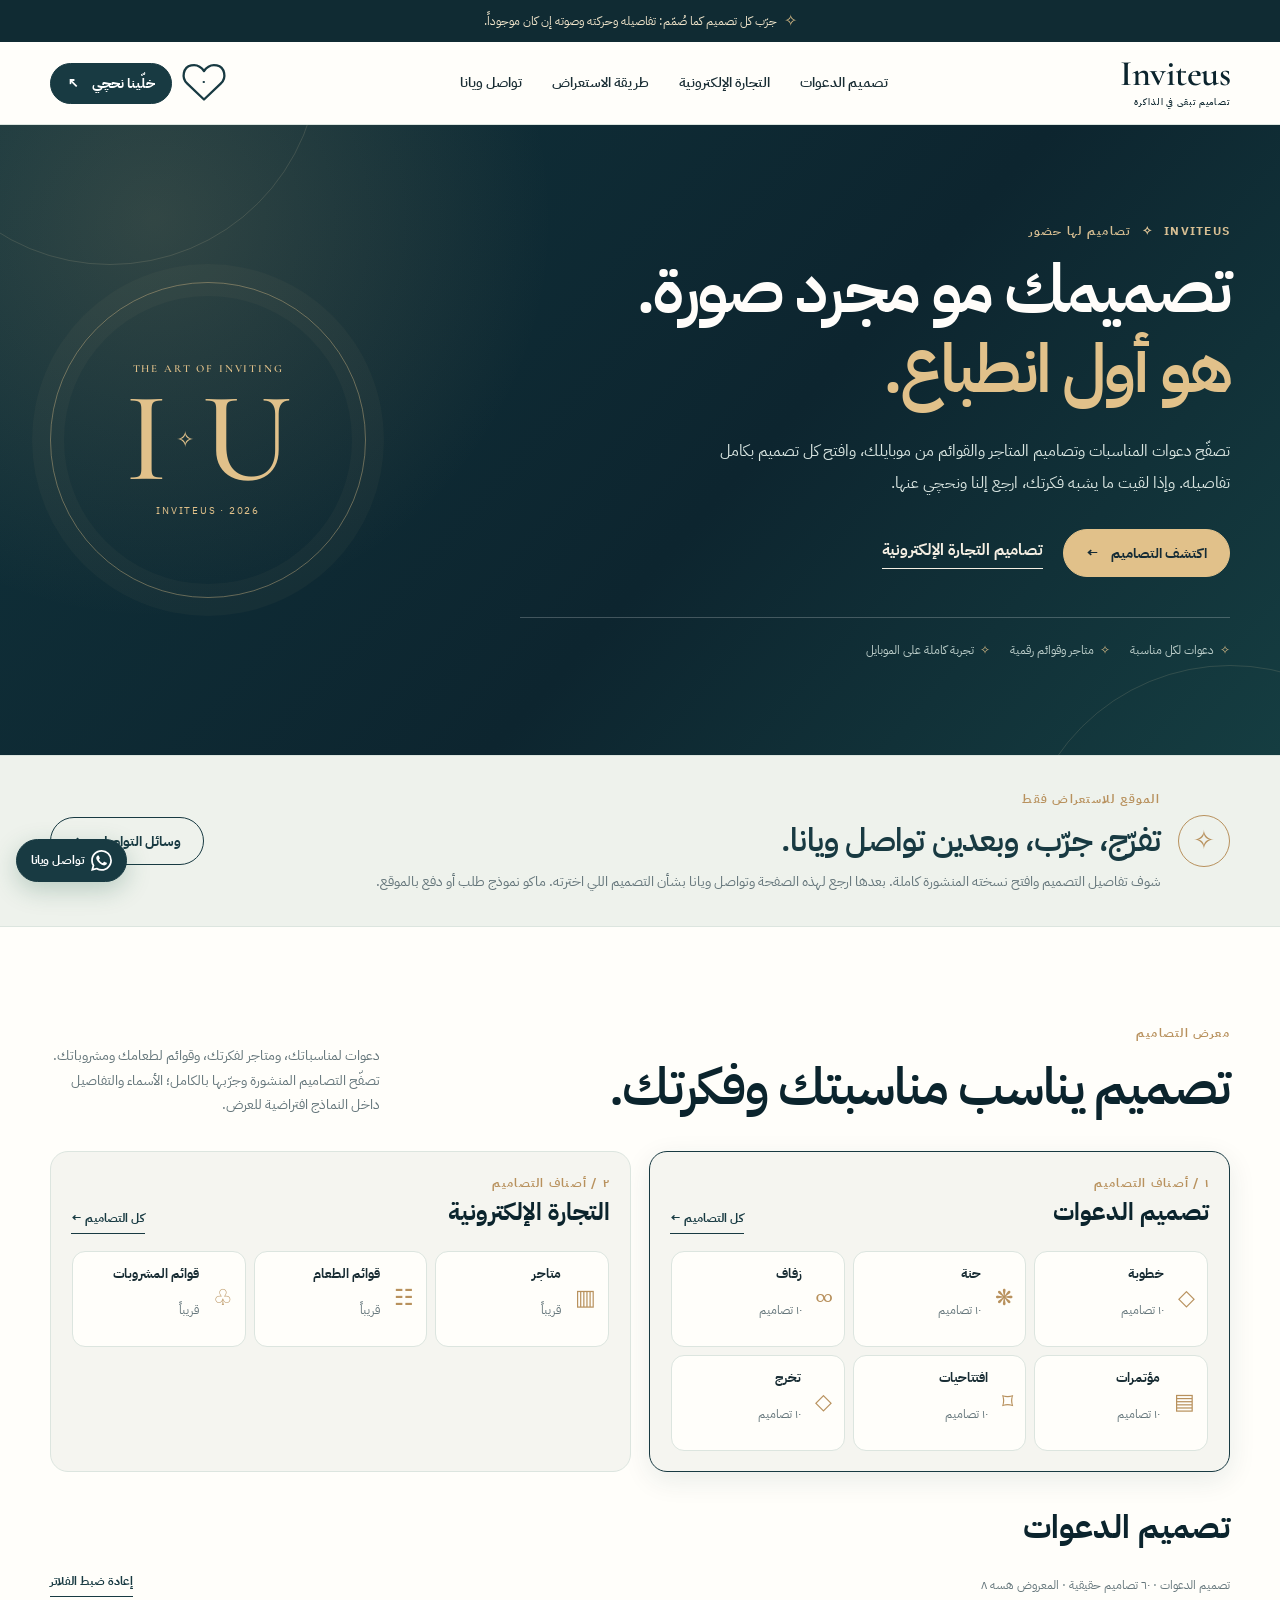
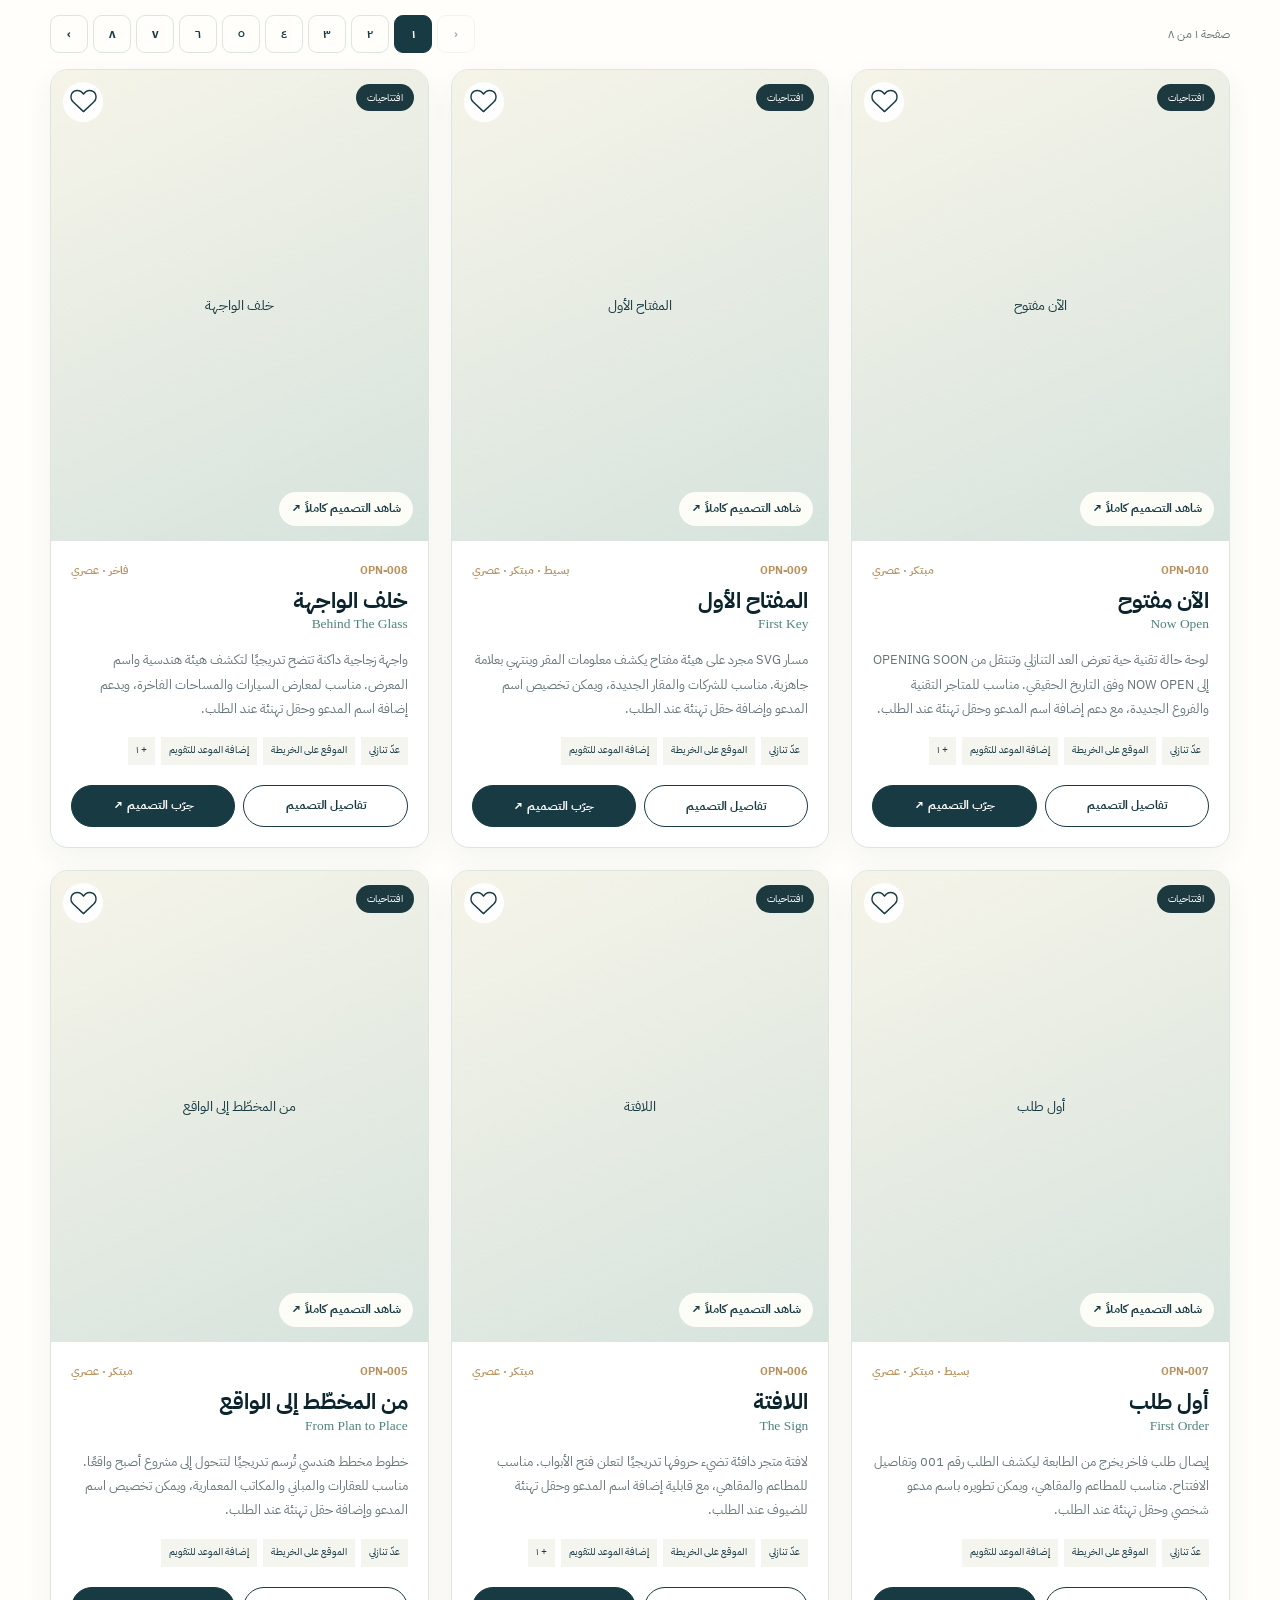
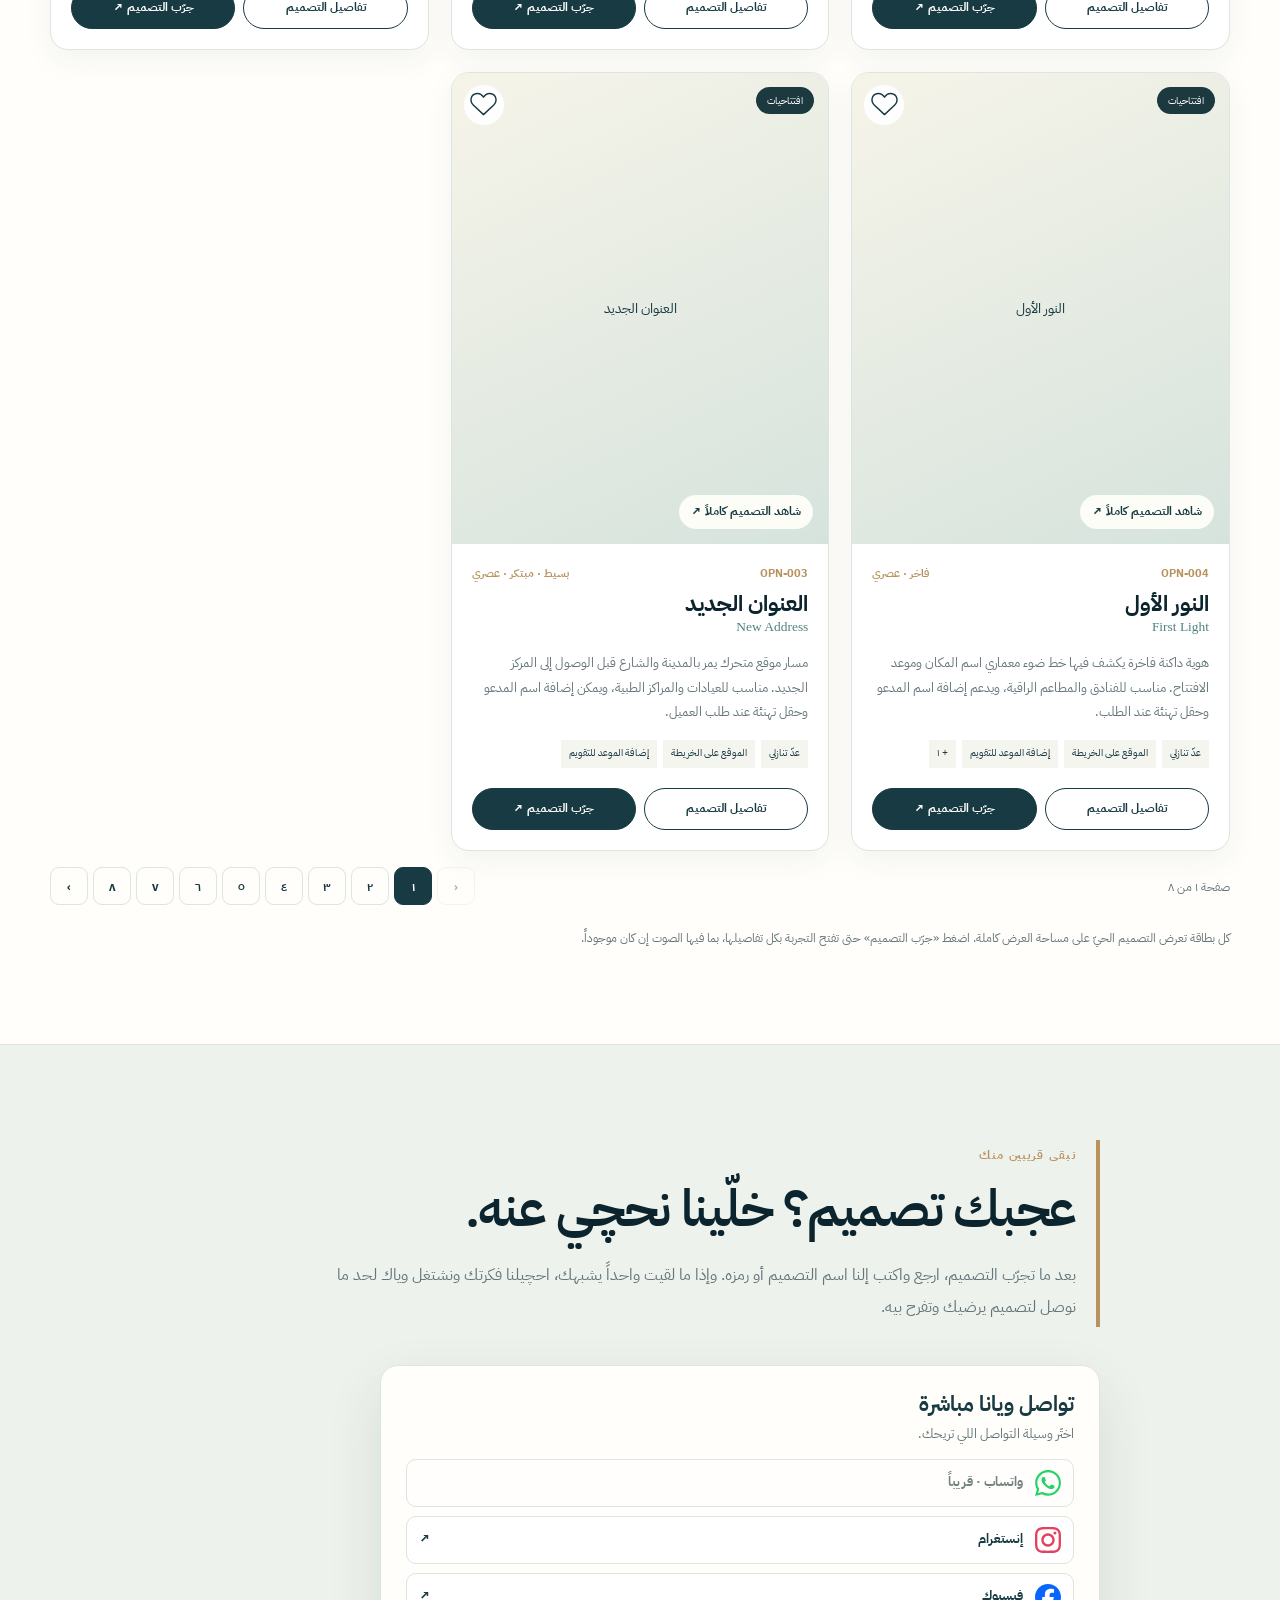
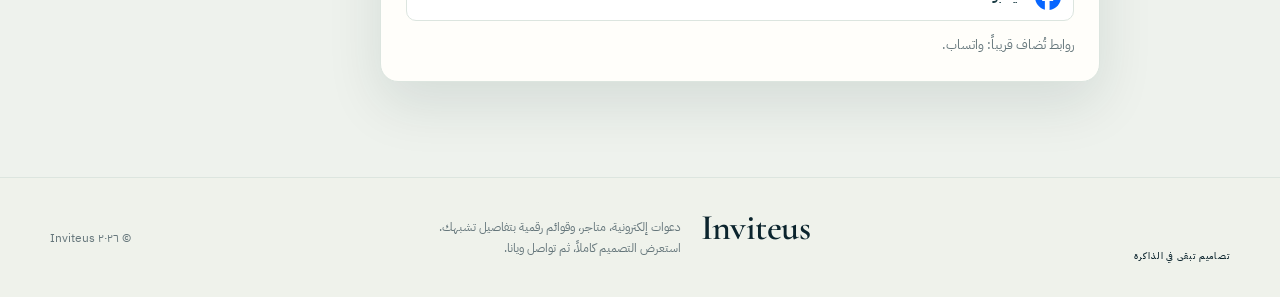
<file: index.html>
<!doctype html>
<html lang="ar" dir="rtl">
<head>
  <meta charset="utf-8">
  <meta name="viewport" content="width=device-width, initial-scale=1">
  <meta name="theme-color" content="#142b35">
  <meta name="description" content="Inviteus: معرض تصاميم للدعوات الإلكترونية والمتاجر وقوائم الطعام والمشروبات. استعرض التصميم وجرّبه كاملاً، ثم تواصل معنا.">
  <title>Inviteus | تصاميم لها حضور</title>
  <link rel="icon" type="image/svg+xml" href="data:image/svg+xml,%3Csvg xmlns='http://www.w3.org/2000/svg' viewBox='0 0 64 64'%3E%3Crect width='64' height='64' rx='16' fill='%23142b35'/%3E%3Cpath d='M14 22h36v24H14zM14 22l18 14 18-14' fill='none' stroke='%23d9b981' stroke-width='3'/%3E%3C/svg%3E">
  <link rel="stylesheet" href="style.css?v=20260929-mobile-logo">
  <script src="taxonomy.js?v=20261002-categories" defer></script>
  <script src="script.js?v=20261002-categories" defer></script>
</head>
<body>
  <a class="skip-link" href="#gallery">انتقل إلى التصاميم</a>
  <div class="principle" role="note"><span aria-hidden="true">✧</span>جرّب كل تصميم كما صُمّم: تفاصيله وحركته وصوته إن كان موجوداً.</div>
  <header class="site-header">
    <div class="container header-inner">
      <a class="brand" href="#top" aria-label="Inviteus — الرئيسية">Inviteus<span>تصاميم تبقى في الذاكرة</span></a>
      <nav id="main-nav" aria-label="القائمة الرئيسية">
        <a href="#gallery">تصميم الدعوات</a>
        <a href="#commerce">التجارة الإلكترونية</a>
        <a href="#browse-note">طريقة الاستعراض</a>
        <a href="#contact">تواصل ويانا</a>
      </nav>
      <div class="header-actions">
        <button type="button" class="icon-button favorite-nav" id="favorite-nav" aria-label="عرض المفضلة">
          <svg class="heart-icon" viewBox="0 0 48 48" aria-hidden="true" focusable="false"><path d="M24 42 5.8 24.7C-1.2 18 1.4 6.8 10 4.8c5.6-1.3 10.7 1.2 14 6.2 3.3-5 8.4-7.5 14-6.2 8.6 2 11.2 13.2 4.2 19.9L24 42Z"/></svg>
          <span id="favorite-count">٠</span>
        </button>
        <a class="button small header-contact" href="#contact">خلّينا نحچي <span aria-hidden="true">↖</span></a>
        <button type="button" class="icon-button menu-toggle" id="menu-toggle" aria-expanded="false" aria-controls="main-nav" aria-label="فتح القائمة">☰</button>
      </div>
    </div>
  </header>
  <main id="top">
    <section class="hero" aria-labelledby="hero-title">
      <div class="container hero-inner">
        <div class="hero-copy">
          <p class="eyebrow">INVITEUS <span aria-hidden="true">✧</span> تصاميم لها حضور</p>
          <h1 id="hero-title">تصميمك مو مجرد صورة.<br><em>هو أول انطباع.</em></h1>
          <p class="hero-description">تصفّح دعوات المناسبات وتصاميم المتاجر والقوائم من موبايلك، وافتح كل تصميم بكامل تفاصيله. وإذا لقيت ما يشبه فكرتك، ارجع إلنا ونحچي عنها.</p>
          <div class="hero-actions"><a class="button" href="#gallery">اكتشف التصاميم <span aria-hidden="true">←</span></a><a class="text-link" href="#commerce">تصاميم التجارة الإلكترونية</a></div>
          <div class="hero-footnote"><span>دعوات لكل مناسبة</span><span>متاجر وقوائم رقمية</span><span>تجربة كاملة على الموبايل</span></div>
        </div>
        <div class="hero-signature" aria-hidden="true"><span>THE ART OF INVITING</span><strong>I<span>✧</span>U</strong><small>INVITEUS · 2026</small></div>
      </div>
    </section>

    <section class="browse-note-wrap" id="browse-note" aria-labelledby="browse-title">
      <div class="container browse-note">
        <span class="note-icon" aria-hidden="true">✧</span>
        <div><p class="eyebrow">الموقع للاستعراض فقط</p><h2 id="browse-title">تفرّج، جرّب، وبعدين تواصل ويانا.</h2><p>شوف تفاصيل التصميم وافتح نسخته المنشورة كاملة. بعدها ارجع لهذه الصفحة وتواصل ويانا بشأن التصميم اللي اخترته. ماكو نموذج طلب أو دفع بالموقع.</p></div>
        <a class="button secondary" href="#contact">وسائل التواصل <span aria-hidden="true">←</span></a>
      </div>
    </section>

    <section class="gallery-section section" id="gallery" aria-labelledby="gallery-title">
      <div class="container">
        <div class="section-heading"><div><p class="eyebrow">معرض التصاميم</p><h2 id="gallery-title">تصميم يناسب مناسبتك وفكرتك.</h2></div><p>دعوات لمناسباتك، ومتاجر لفكرتك، وقوائم لطعامك ومشروباتك. تصفّح التصاميم المنشورة وجرّبها بالكامل؛ الأسماء والتفاصيل داخل النماذج افتراضية للعرض.</p></div>
        <div class="design-group-grid" id="design-groups">
          <section class="design-group" id="invitation-designs" aria-labelledby="invitation-group-title">
            <div class="design-group-heading"><div><p class="eyebrow">01 / المناسبات</p><h3 id="invitation-group-title">تصميم الدعوات</h3><p>الخطوبة والحنة والزفاف والمؤتمرات والافتتاحيات.</p></div><button type="button" class="text-link" data-group="invitations">كل الدعوات ←</button></div>
            <div class="category-list" id="category-list" role="group" aria-label="أقسام تصميم الدعوات"></div>
          </section>
          <section class="design-group" id="commerce" aria-labelledby="commerce-group-title">
            <div class="design-group-heading"><div><p class="eyebrow">02 / الأعمال</p><h3 id="commerce-group-title">التجارة الإلكترونية</h3><p>تصاميم المتاجر وقوائم الطعام والمشروبات.</p></div><button type="button" class="text-link" data-group="commerce">كل التصاميم التجارية ←</button></div>
            <div class="category-list" id="commerce-category-list" role="group" aria-label="أقسام التجارة الإلكترونية"></div>
          </section>
        </div>
        <h3 class="active-group-title" id="active-group-title">تصميم الدعوات</h3>
        <div class="results-line"><p id="result-count" role="status"></p><button type="button" class="text-link" id="reset-filters">إعادة ضبط الفلاتر</button></div>
        <nav id="gallery-pages-top" class="pagination" aria-label="صفحات التصاميم، أعلى القائمة"></nav>
        <div id="template-grid" class="template-grid"></div>
        <nav id="gallery-pages-bottom" class="pagination" aria-label="صفحات التصاميم، أسفل القائمة"></nav>
        <div id="empty-state" class="empty-state" hidden><span aria-hidden="true">✧</span><h3 id="empty-title">لا توجد نتائج</h3><p id="empty-copy"></p><button type="button" class="button secondary" id="empty-reset">عرض كل التصاميم</button></div>
        <p class="catalog-note">كل بطاقة تعرض التصميم الحيّ على مساحة العرض كاملة. اضغط «جرّب التصميم» حتى تفتح التجربة بكل تفاصيلها، بما فيها الصوت إن كان موجوداً.</p>
      </div>
    </section>

    <section class="contact-section section" id="contact" aria-labelledby="contact-title">
      <div class="container contact-inner">
        <div class="contact-intro"><p class="eyebrow">نبقى قريبين منك</p><h2 id="contact-title">عجبك تصميم؟ خلّينا نحچي عنه.</h2><p>بعد ما تجرّب التصميم، ارجع واكتب إلنا اسم التصميم أو رمزه. وإذا ما لقيت واحداً يشبهك، احچيلنا فكرتك ونشتغل وياك لحد ما نوصل لتصميم يرضيك وتفرح بيه.</p><p id="selected-template" class="selected-template" hidden></p></div>
        <div class="contact-card"><h3>تواصل ويانا مباشرة</h3><p>اختَر وسيلة التواصل اللي تريحك.</p><div class="social-links" id="social-links"></div><p class="contact-status" id="contact-status"></p></div>
      </div>
    </section>
  </main>
  <footer><div class="container footer-inner"><a class="brand" href="#top">Inviteus<span>تصاميم تبقى في الذاكرة</span></a><p>دعوات إلكترونية، متاجر، وقوائم رقمية بتفاصيل تشبهك.<br>استعرض التصميم كاملاً، ثم تواصل ويانا.</p><p>© <span id="year"></span> Inviteus</p></div></footer>
  <a class="floating-whatsapp" id="floating-whatsapp" href="#contact" aria-label="الانتقال إلى وسائل التواصل"><img src="icons/whatsapp.svg" alt="" aria-hidden="true" width="21" height="21"><span>تواصل ويانا</span></a>
  <dialog id="preview-dialog" aria-labelledby="preview-title"><div class="dialog-top"><span class="eyebrow">تفاصيل التصميم</span><button type="button" class="icon-button" data-close="preview-dialog" aria-label="إغلاق التفاصيل">×</button></div><div id="preview-content"></div></dialog>
  <div id="toast" class="toast" role="status" aria-live="polite"></div>
  <noscript><div class="noscript">فعّل JavaScript لعرض التصاميم وأقسام المعرض.</div></noscript>
</body>
</html>
</file>
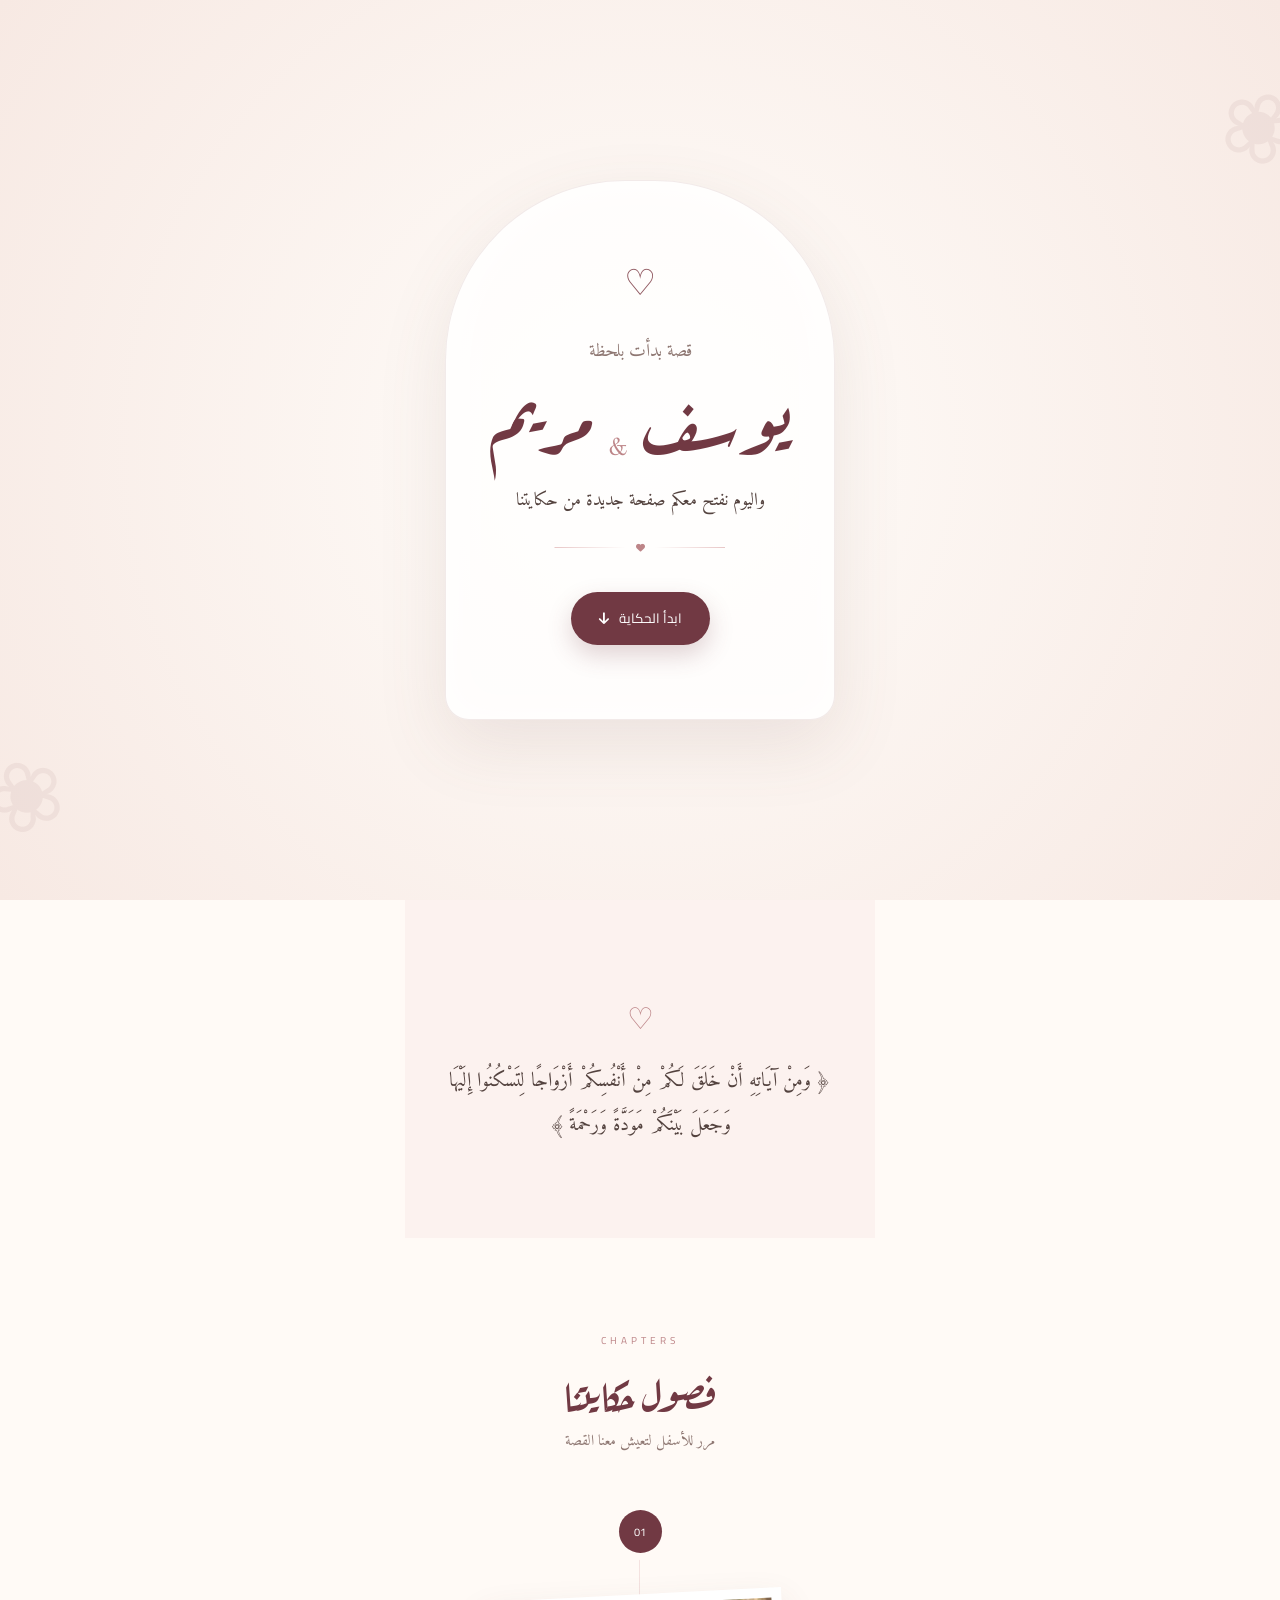
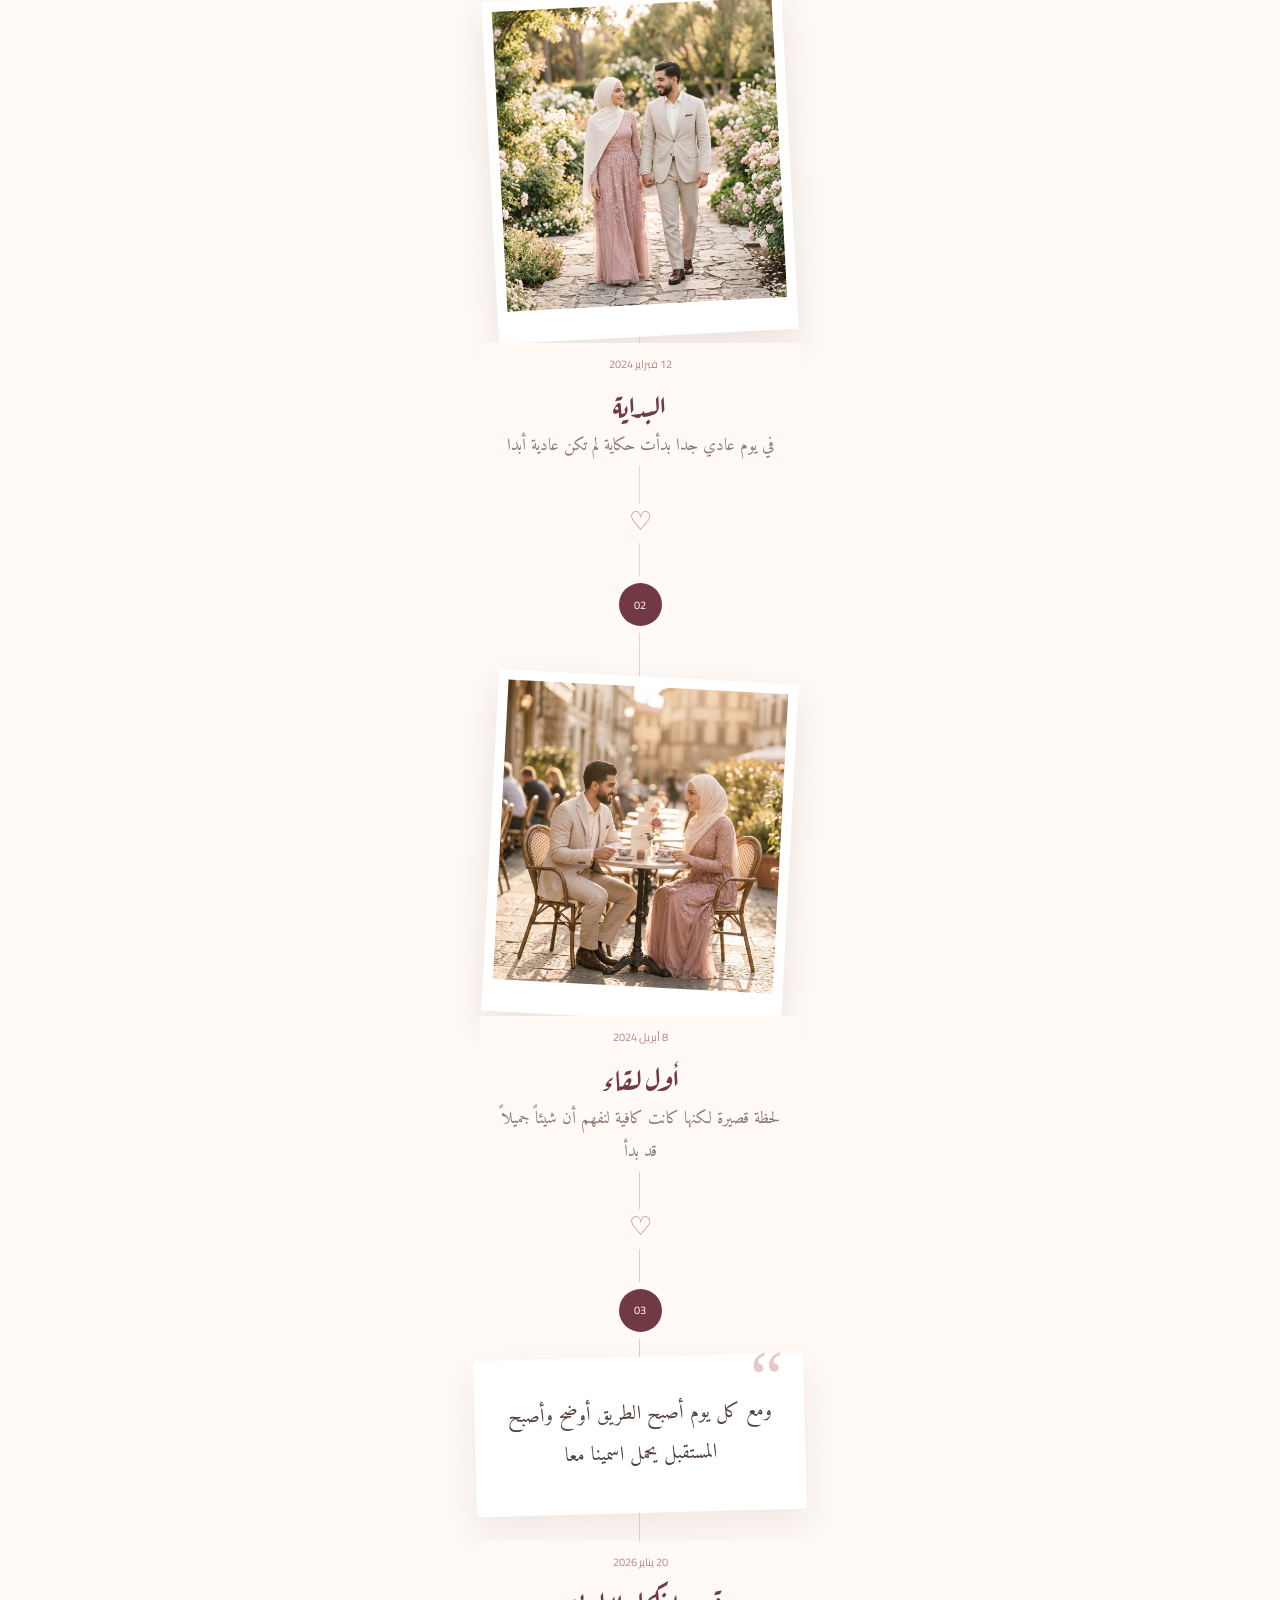
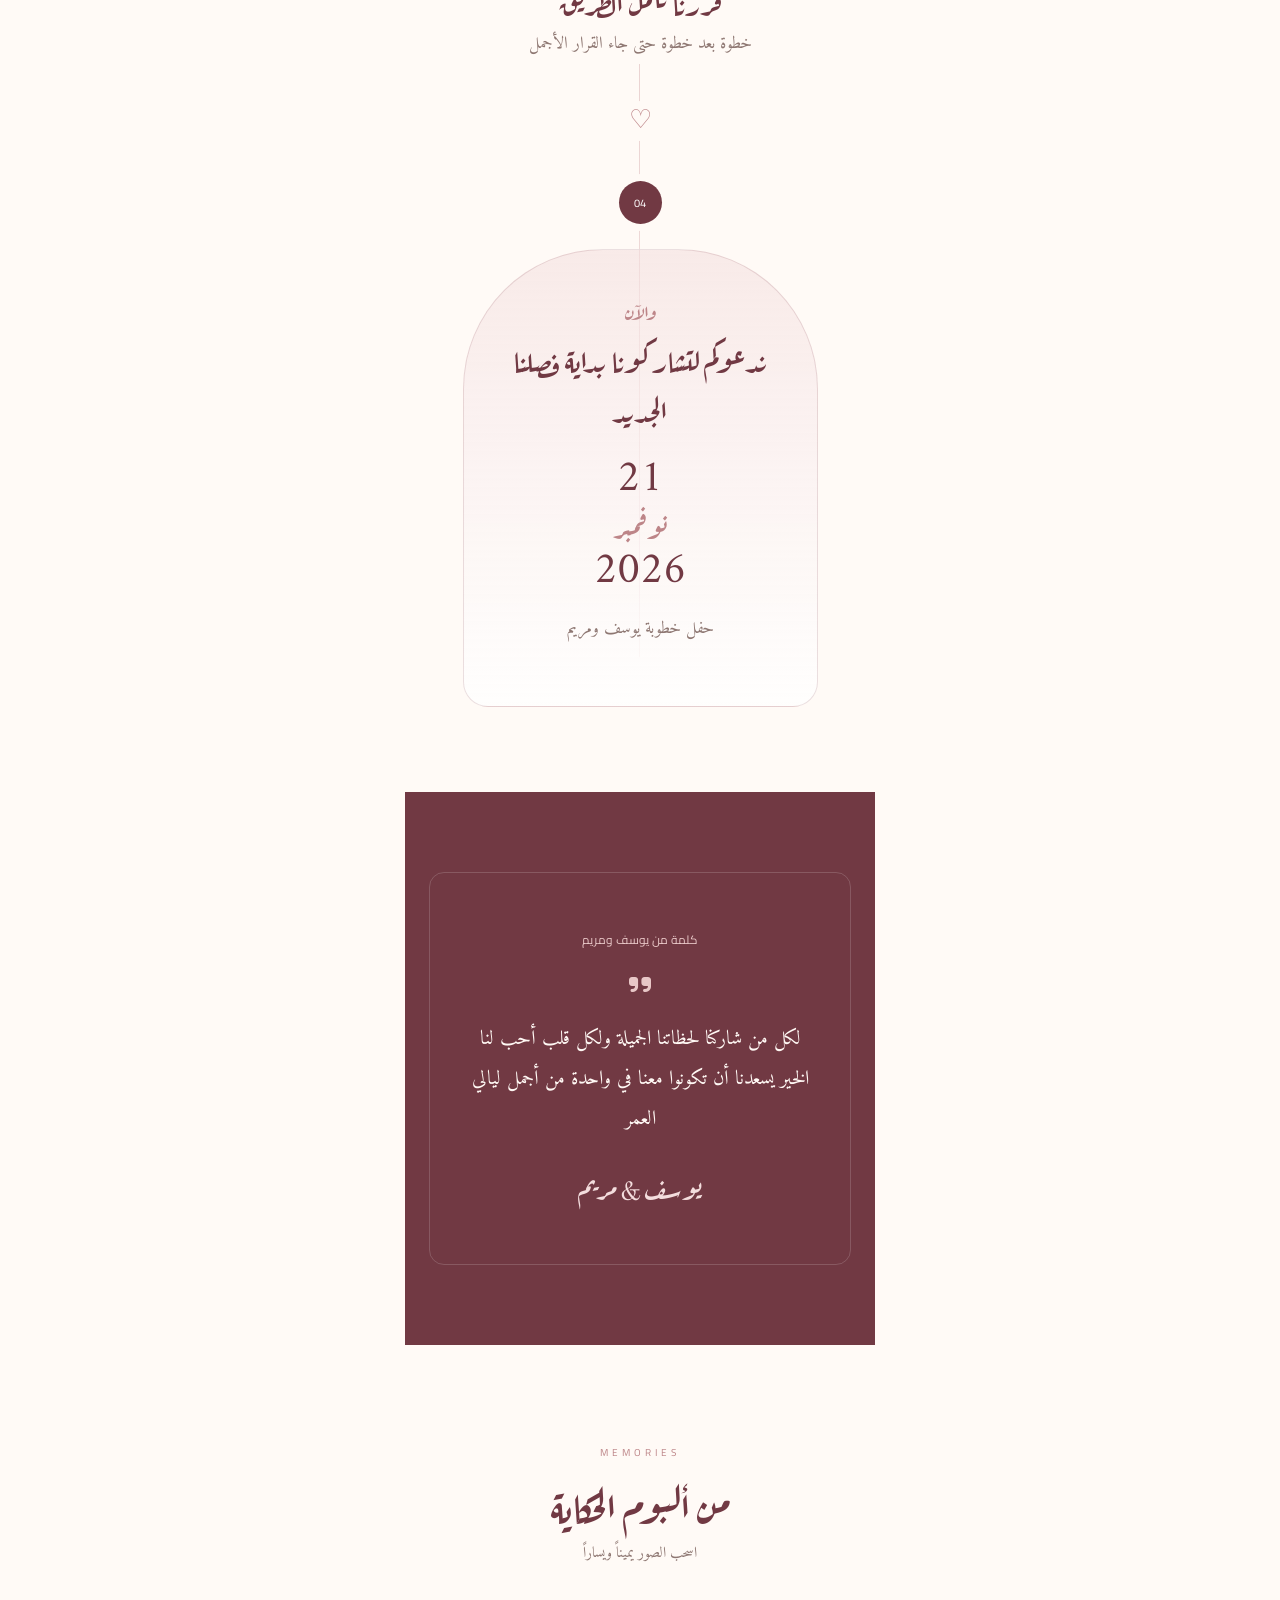
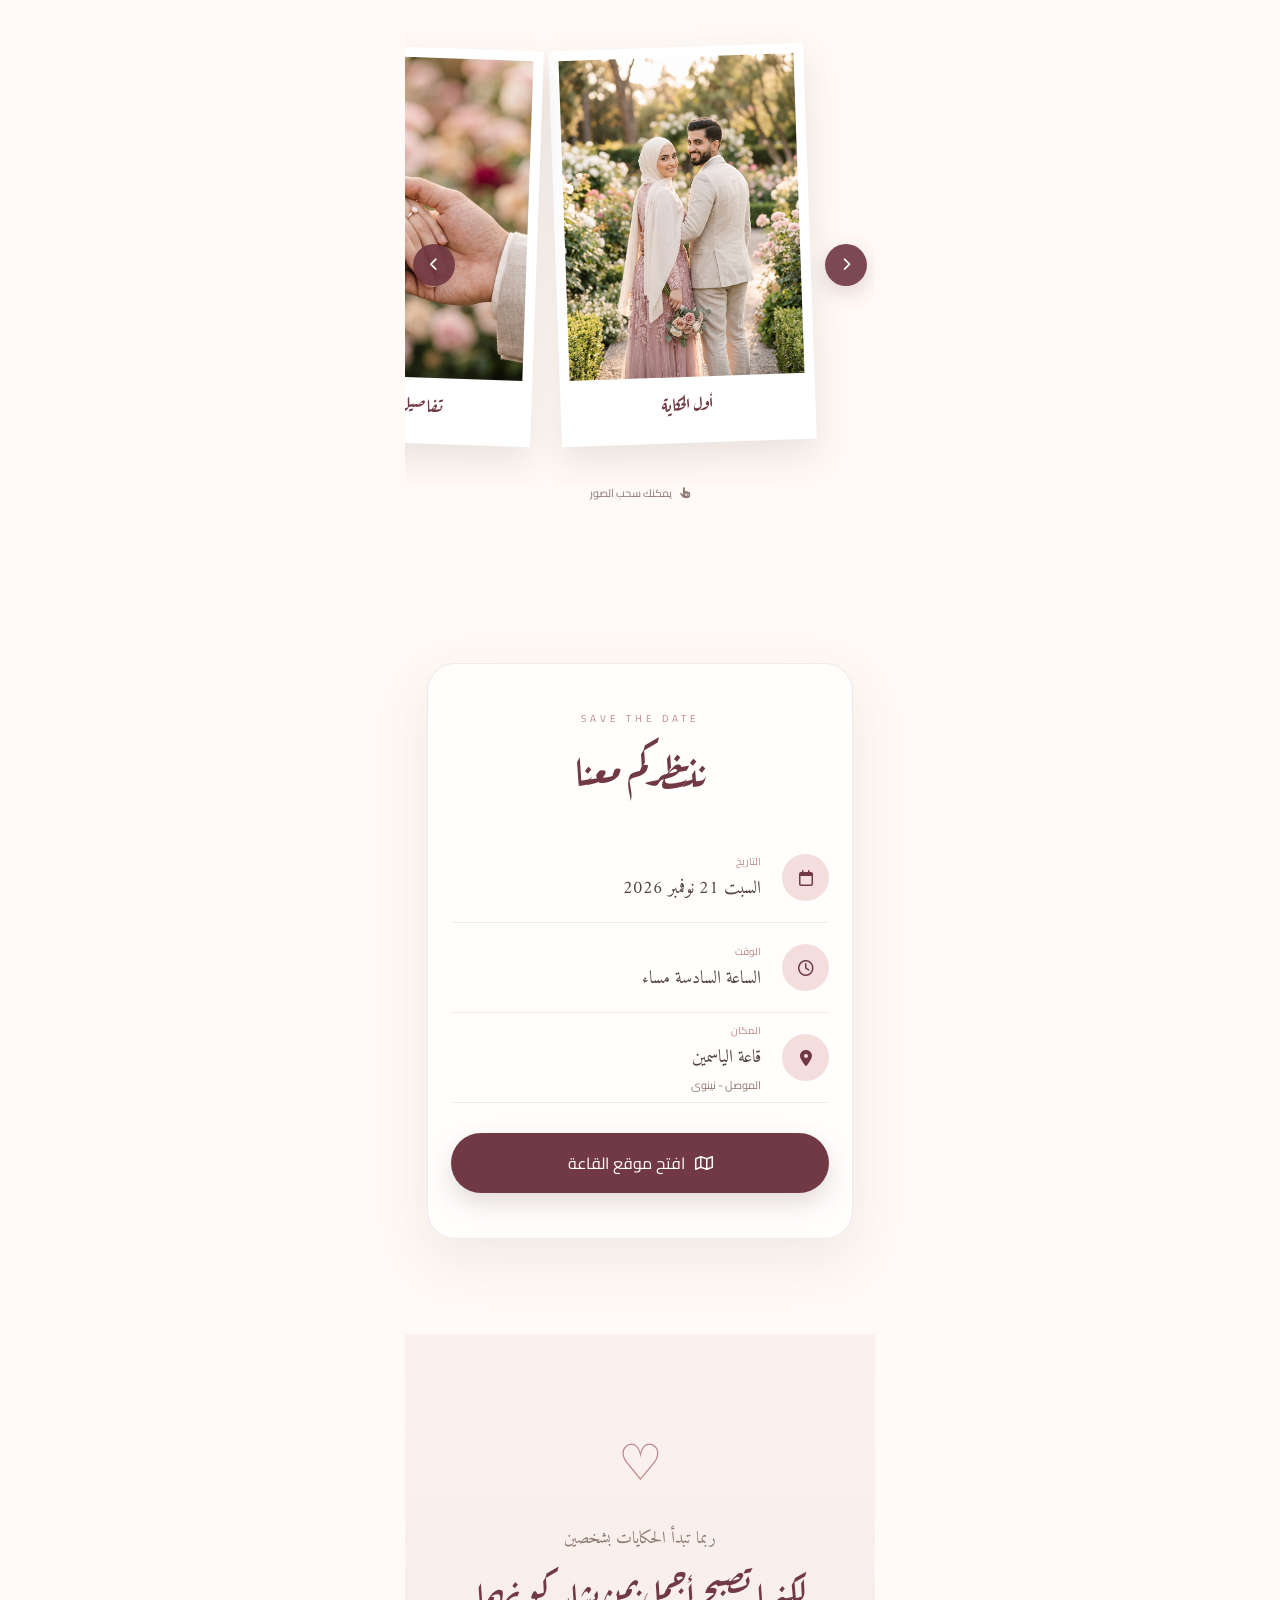
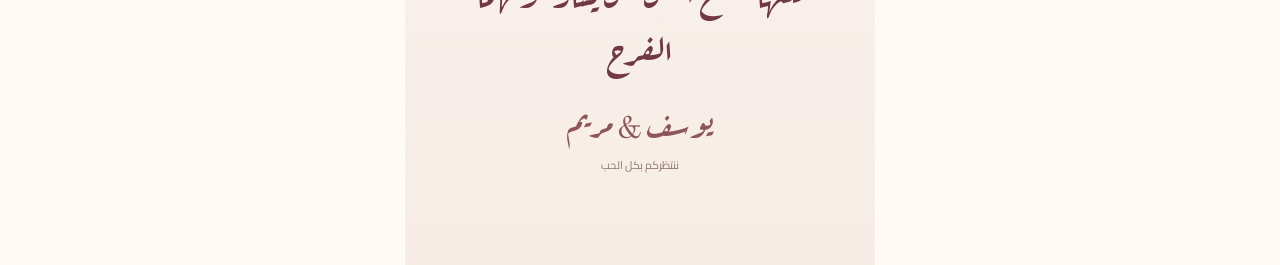
<file: templates/engagement-c/index.html>
<!DOCTYPE html>
<html lang="ar" dir="rtl">

<head>

  <meta charset="UTF-8">

  <meta
    name="viewport"
    content="width=device-width, initial-scale=1.0, maximum-scale=1.0"
  >

  <meta
    name="theme-color"
    content="#f8f0eb"
  >

  <title>
    يوسف ومريم — حكايتنا
  </title>

  <meta
    name="description"
    content="دعوة حفل خطوبة يوسف ومريم"
  >


  <!-- الخطوط -->

  <link
    rel="preconnect"
    href="https://fonts.googleapis.com"
  >

  <link
    rel="preconnect"
    href="https://fonts.gstatic.com"
    crossorigin
  >

  <link
    href="https://fonts.googleapis.com/css2?family=Amiri:wght@400;700&family=Aref+Ruqaa:wght@400;700&family=Cairo:wght@300;400;500;600;700&display=swap"
    rel="stylesheet"
  >


  <!-- Font Awesome -->

  <link
    rel="stylesheet"
    href="https://cdnjs.cloudflare.com/ajax/libs/font-awesome/6.5.2/css/all.min.css"
  >


  <!-- التنسيق -->

  <link
    rel="stylesheet"
    href="style.css"
  >

</head>


<body>


  <!-- ==========================================
       الموسيقى
  =========================================== -->

  <audio
    id="bgMusic"
    loop
    preload="auto"
  >

    <source
      src="music.mp3"
      type="audio/mpeg"
    >

  </audio>



  <!-- ==========================================
       القلوب الخلفية
  =========================================== -->

  <div
    id="heartsBackground"
    class="hearts-background"
    aria-hidden="true"
  ></div>



  <!-- ==========================================
       زر الموسيقى
  =========================================== -->

  <div
    id="musicControl"
    class="music-control"
  >

    <button
      id="musicToggle"
      class="music-button"
      type="button"
      aria-label="تشغيل أو إيقاف الموسيقى"
    >

      <i
        id="musicIcon"
        class="fa-solid fa-volume-xmark"
      ></i>

    </button>

  </div>



  <!-- ==========================================
       شاشة البداية
  =========================================== -->

  <section
    id="introScreen"
    class="intro-screen"
  >


    <div class="intro-paper">


      <div class="tiny-heart">
        ♡
      </div>


      <p class="intro-pretitle">
        قصة بدأت بلحظة
      </p>


      <h1>
        يوسف
        <span>&</span>
        مريم
      </h1>


      <p class="intro-text">

        واليوم نفتح معكم
        صفحة جديدة من حكايتنا

      </p>


      <div class="signature-line">

        <span></span>

        <i class="fa-solid fa-heart"></i>

        <span></span>

      </div>


      <button
        id="startStoryButton"
        class="start-story-button"
        type="button"
      >

        <span>
          ابدأ الحكاية
        </span>

        <i class="fa-solid fa-arrow-down"></i>

      </button>


    </div>


    <div class="intro-flower flower-one">
      ❀
    </div>

    <div class="intro-flower flower-two">
      ❀
    </div>


  </section>



  <!-- ==========================================
       محتوى الدعوة
  =========================================== -->

  <main
    id="storyContent"
    class="story-content"
  >


    <!-- ==========================================
         HERO
    =========================================== -->

    <section class="hero-section">


      <div class="hero-photo-card reveal">

        <img
          src="story1.jpg"
          alt="يوسف ومريم"
        >

        <div class="photo-tape tape-one"></div>

        <div class="photo-tape tape-two"></div>

      </div>


      <div class="hero-copy reveal">


        <span class="eyebrow">
          OUR STORY
        </span>


        <h2>
          يوسف
          <span>&</span>
          مريم
        </h2>


        <p>

          بعض القصص تبدأ بكلمة
          وبعضها تبدأ بنظرة
          وقصتنا بدأت لتبقى

        </p>


        <div class="handwritten-note">
          وهنا بدأت الحكاية ♡
        </div>


      </div>


    </section>



    <!-- ==========================================
         الآية
    =========================================== -->

    <section class="verse-section reveal">


      <span class="small-heart">
        ♡
      </span>


      <p>

        ﴿ وَمِنْ آيَاتِهِ أَنْ خَلَقَ لَكُمْ
        مِنْ أَنْفُسِكُمْ أَزْوَاجًا
        لِتَسْكُنُوا إِلَيْهَا
        وَجَعَلَ بَيْنَكُمْ مَوَدَّةً وَرَحْمَةً ﴾

      </p>


    </section>



    <!-- ==========================================
         STORY TIMELINE
    =========================================== -->

    <section class="story-section">


      <div class="section-heading reveal">

        <span>
          CHAPTERS
        </span>

        <h3>
          فصول حكايتنا
        </h3>

        <p>
          مرر للأسفل لتعيش معنا القصة
        </p>

      </div>



      <div class="story-line">


        <!-- الفصل الأول -->

        <article class="story-chapter chapter-left reveal">


          <div class="chapter-number">
            01
          </div>


          <div class="chapter-photo">

            <img
              src="story2.jpg"
              alt="بداية قصة يوسف ومريم"
            >

          </div>


          <div class="chapter-content">

            <span class="chapter-date">
              12 فبراير 2024
            </span>

            <h4>
              البداية
            </h4>

            <p>

              في يوم عادي جدا
              بدأت حكاية لم تكن عادية أبدا

            </p>

          </div>


        </article>



        <!-- القلب -->

        <div class="story-heart reveal">
          ♡
        </div>



        <!-- الفصل الثاني -->

        <article class="story-chapter chapter-right reveal">


          <div class="chapter-number">
            02
          </div>


          <div class="chapter-photo">

            <img
              src="story3.jpg"
              alt="أول لقاء"
            >

          </div>


          <div class="chapter-content">

            <span class="chapter-date">
              8 أبريل 2024
            </span>

            <h4>
              أول لقاء
            </h4>

            <p>

              لحظة قصيرة
              لكنها كانت كافية
              لنفهم أن شيئاً جميلاً قد بدأ

            </p>

          </div>


        </article>



        <div class="story-heart reveal">
          ♡
        </div>



        <!-- الفصل الثالث -->

        <article class="story-chapter chapter-left reveal">


          <div class="chapter-number">
            03
          </div>


          <div class="chapter-paper">


            <span class="quote-mark">
              “
            </span>


            <p>

              ومع كل يوم
              أصبح الطريق أوضح
              وأصبح المستقبل يحمل اسمينا معا

            </p>


          </div>


          <div class="chapter-content">

            <span class="chapter-date">
              20 يناير 2026
            </span>

            <h4>
              قررنا نكمل الطريق
            </h4>

            <p>

              خطوة بعد خطوة
              حتى جاء القرار الأجمل

            </p>

          </div>


        </article>



        <div class="story-heart reveal">
          ♡
        </div>



        <!-- الفصل الرابع -->

        <article class="story-chapter final-chapter reveal">


          <div class="chapter-number">
            04
          </div>


          <div class="final-story-card">


            <p class="final-small">
              والآن
            </p>


            <h4>
              ندعوكم لتشاركونا
              بداية فصلنا الجديد
            </h4>


            <div class="final-date">

              21

              <span>
                نوفمبر
              </span>

              2026

            </div>


            <p>
              حفل خطوبة يوسف ومريم
            </p>


          </div>


        </article>


      </div>


    </section>



    <!-- ==========================================
         كلمة من العروسين
    =========================================== -->

    <section class="couple-message-section">


      <div class="message-card reveal">


        <span class="message-label">
          كلمة من يوسف ومريم
        </span>


        <i class="fa-solid fa-quote-right"></i>


        <p>

          لكل من شاركنا لحظاتنا الجميلة
          ولكل قلب أحب لنا الخير
          يسعدنا أن تكونوا معنا
          في واحدة من أجمل ليالي العمر

        </p>


        <div class="couple-signature">
          يوسف & مريم
        </div>


      </div>


    </section>



    <!-- ==========================================
         معرض الصور
    =========================================== -->

    <section class="gallery-section">


      <div class="section-heading reveal">

        <span>
          MEMORIES
        </span>

        <h3>
          من ألبوم الحكاية
        </h3>

        <p>
          اسحب الصور يميناً ويساراً
        </p>

      </div>



      <div class="gallery-wrapper reveal">


        <button
          id="galleryPrev"
          class="gallery-arrow gallery-prev"
          type="button"
          aria-label="الصورة السابقة"
        >

          <i class="fa-solid fa-chevron-right"></i>

        </button>



        <div
          id="galleryTrack"
          class="gallery-track"
        >


          <figure class="gallery-card">

            <img
              src="gallery1.jpg"
              alt="ذكرى 1"
            >

            <figcaption>
              أول الحكاية
            </figcaption>

          </figure>



          <figure class="gallery-card">

            <img
              src="gallery2.jpg"
              alt="ذكرى 2"
            >

            <figcaption>
              تفاصيل صغيرة
            </figcaption>

          </figure>



          <figure class="gallery-card">

            <img
              src="gallery3.jpg"
              alt="ذكرى 3"
            >

            <figcaption>
              أجمل الأيام
            </figcaption>

          </figure>



          <figure class="gallery-card">

            <img
              src="gallery4.jpg"
              alt="ذكرى 4"
            >

            <figcaption>
              معا
            </figcaption>

          </figure>



          <figure class="gallery-card">

            <img
              src="gallery5.jpg"
              alt="ذكرى 5"
            >

            <figcaption>
              وإلى الأبد
            </figcaption>

          </figure>


        </div>



        <button
          id="galleryNext"
          class="gallery-arrow gallery-next"
          type="button"
          aria-label="الصورة التالية"
        >

          <i class="fa-solid fa-chevron-left"></i>

        </button>


      </div>


      <div class="swipe-hint reveal">

        <i class="fa-solid fa-hand-pointer"></i>

        <span>
          يمكنك سحب الصور
        </span>

      </div>


    </section>



    <!-- ==========================================
         تفاصيل المناسبة
    =========================================== -->

    <section class="event-section">


      <div class="event-card reveal">


        <span class="event-small">
          SAVE THE DATE
        </span>


        <h3>
          ننتظركم معنا
        </h3>



        <div class="event-detail">


          <div class="event-icon">

            <i class="fa-regular fa-calendar"></i>

          </div>


          <div>

            <small>
              التاريخ
            </small>

            <strong>
              السبت 21 نوفمبر 2026
            </strong>

          </div>


        </div>



        <div class="event-detail">


          <div class="event-icon">

            <i class="fa-regular fa-clock"></i>

          </div>


          <div>

            <small>
              الوقت
            </small>

            <strong>
              الساعة السادسة مساء
            </strong>

          </div>


        </div>



        <div class="event-detail">


          <div class="event-icon">

            <i class="fa-solid fa-location-dot"></i>

          </div>


          <div>

            <small>
              المكان
            </small>

            <strong>
              قاعة الياسمين
            </strong>

            <span>
              الموصل - نينوى
            </span>

          </div>


        </div>



        <a
          class="map-button"
          href="https://www.google.com/maps/search/?api=1&query=قاعة+الياسمين+الموصل"
          target="_blank"
          rel="noopener noreferrer"
        >

          <i class="fa-regular fa-map"></i>

          <span>
            افتح موقع القاعة
          </span>

        </a>


      </div>


    </section>



    <!-- ==========================================
         النهاية
    =========================================== -->

    <footer class="story-footer reveal">


      <div class="footer-heart">
        ♡
      </div>


      <p>
        ربما تبدأ الحكايات بشخصين
      </p>


      <h3>
        لكنها تصبح أجمل
        بمن يشاركونهما الفرح
      </h3>


      <div class="footer-names">
        يوسف & مريم
      </div>


      <span>
        ننتظركم بكل الحب
      </span>


    </footer>


  </main>



  <script src="script.js"></script>

</body>

</html>
</file>
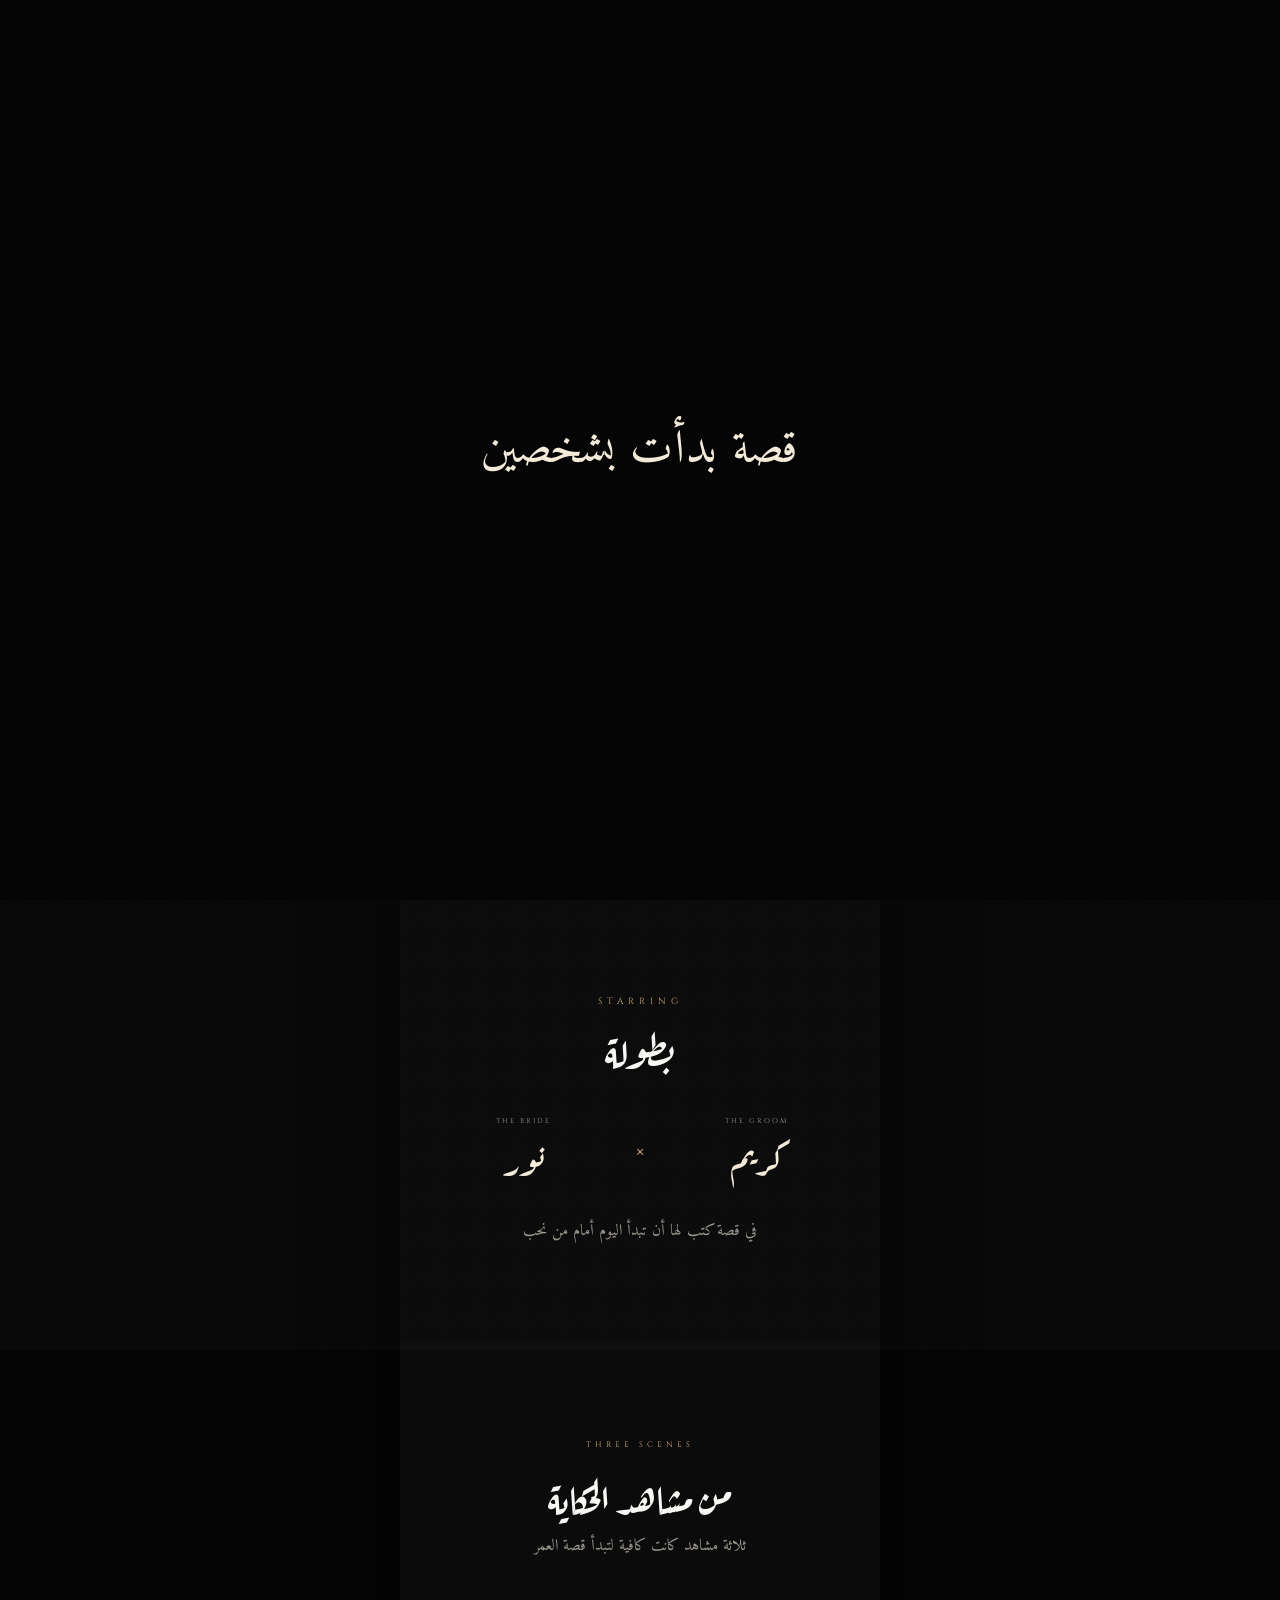
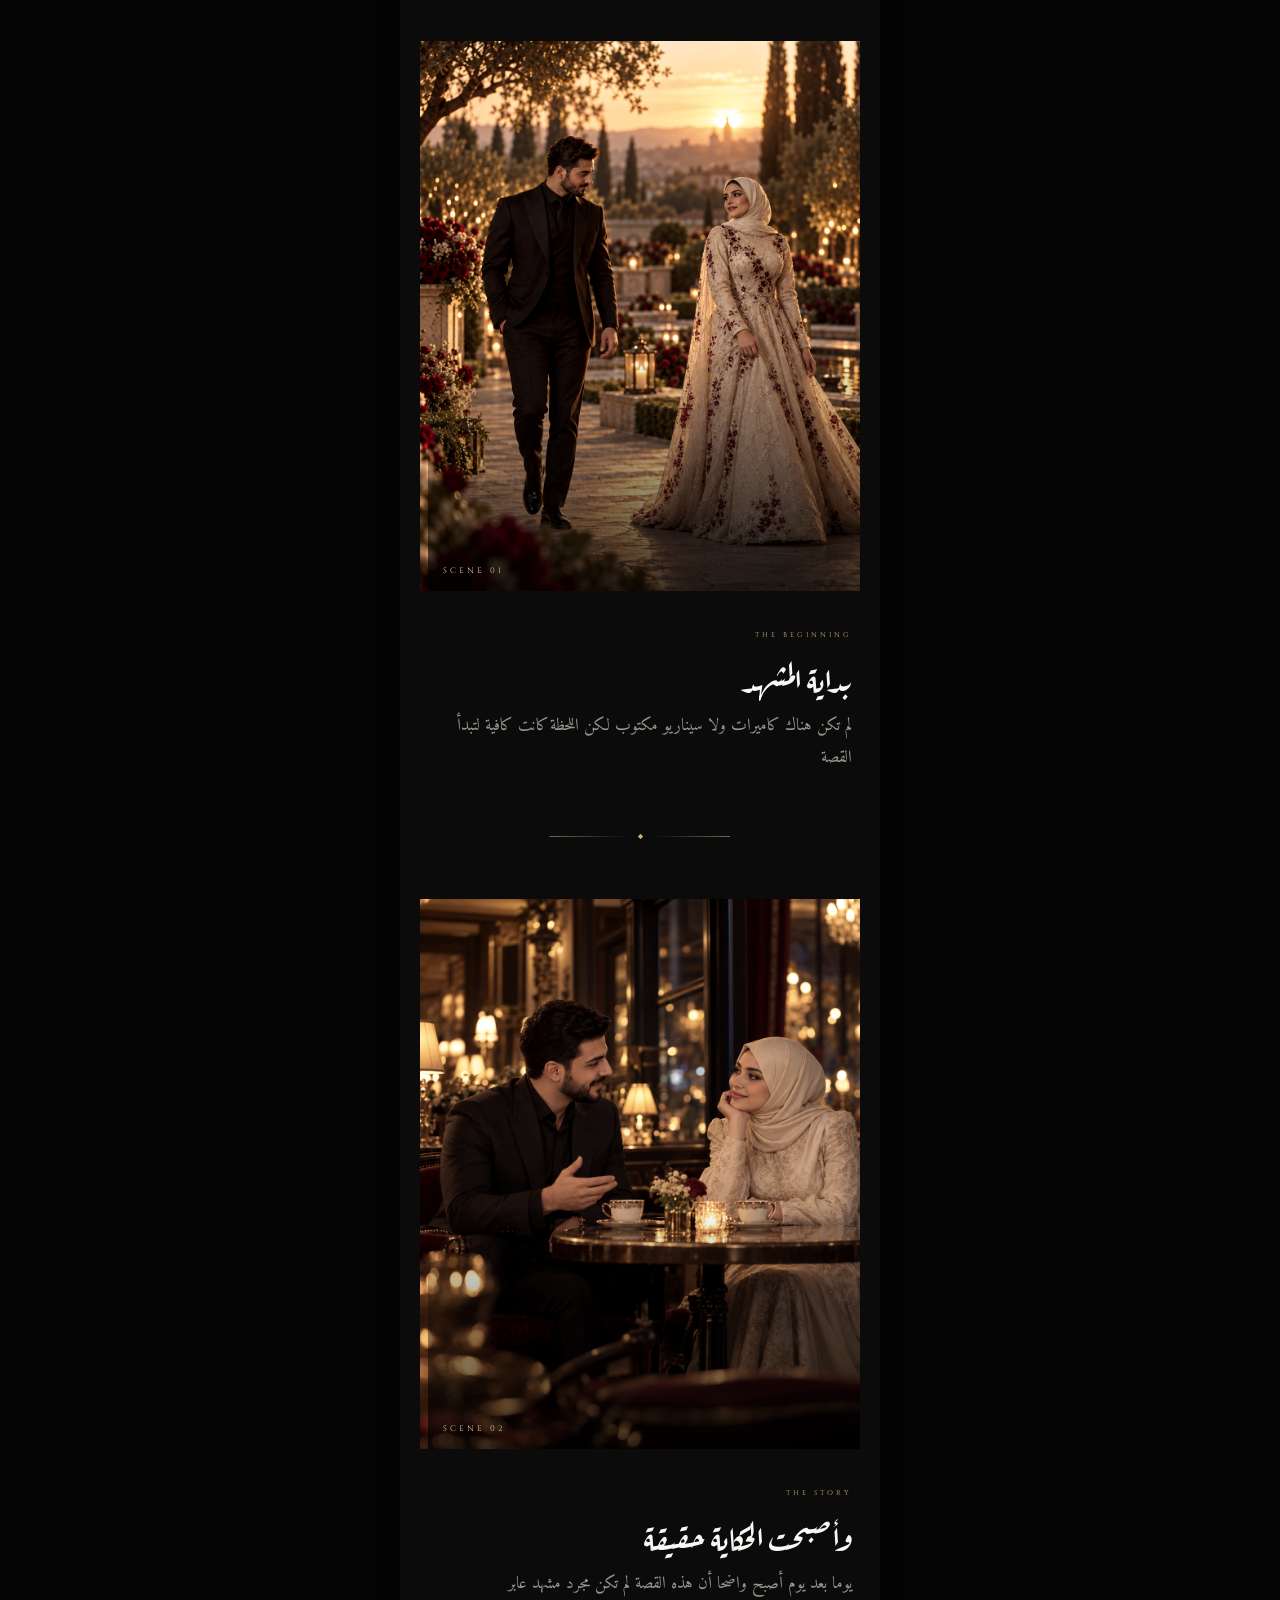
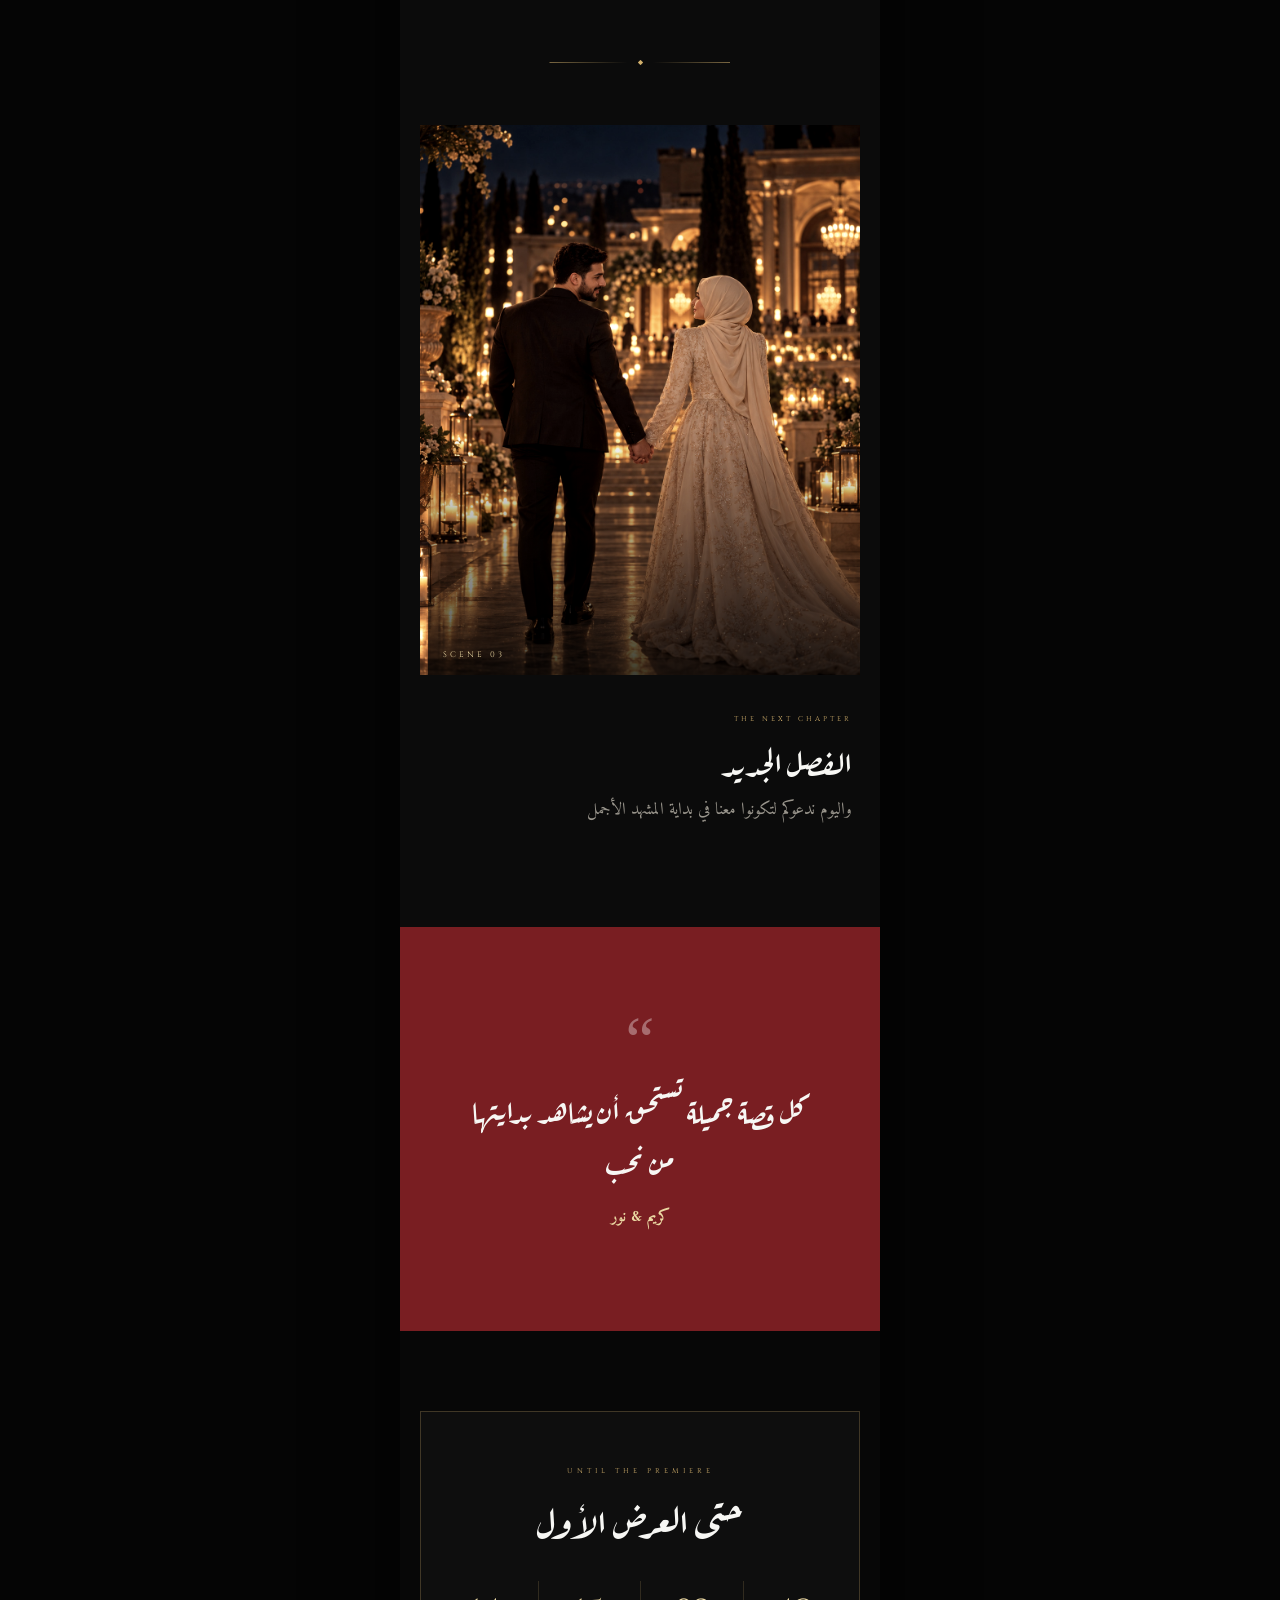
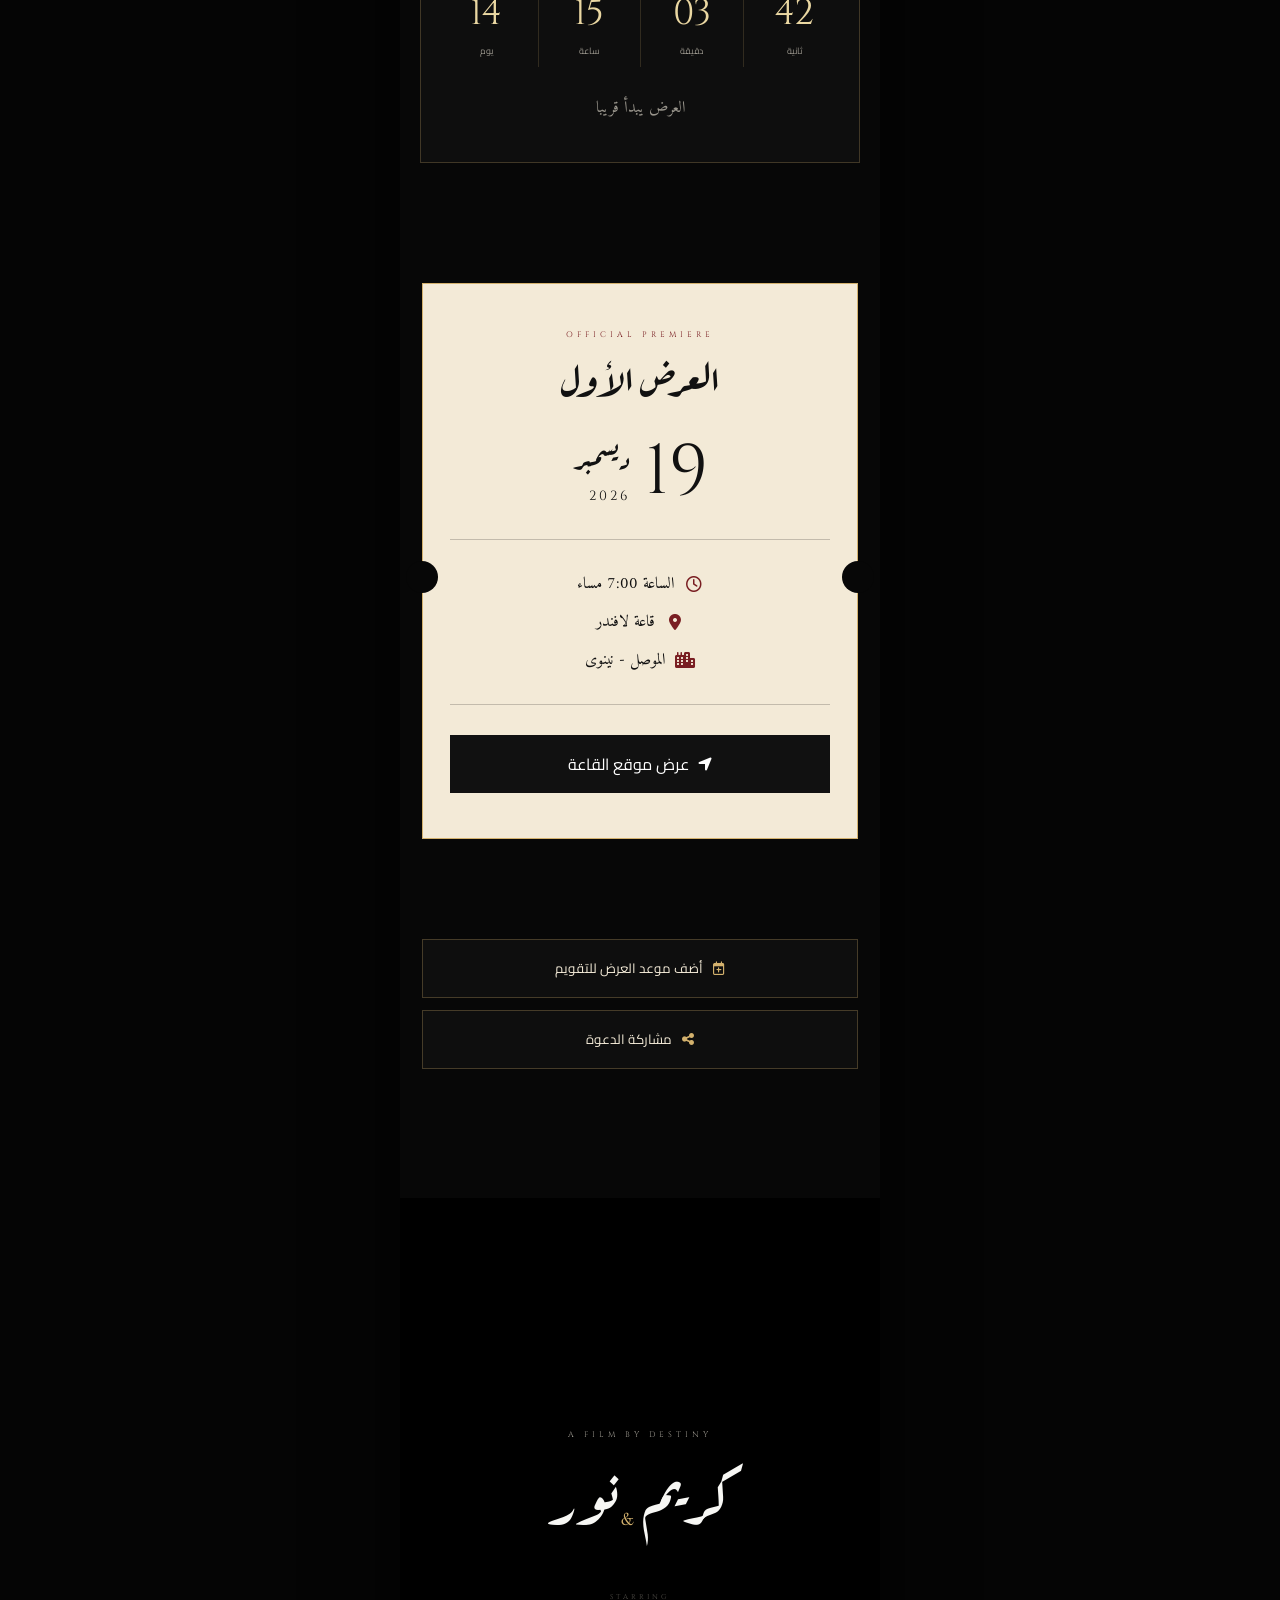
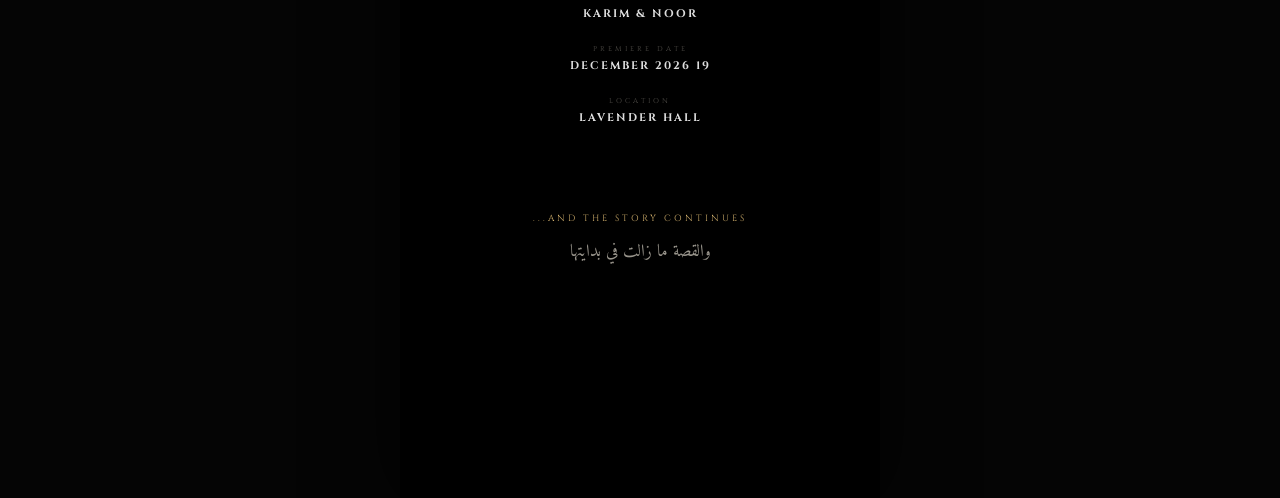
<file: templates/engagement-e/index.html>
<!DOCTYPE html>
<html lang="ar" dir="rtl">

<head>

  <meta charset="UTF-8">

  <meta
    name="viewport"
    content="width=device-width, initial-scale=1.0, maximum-scale=1.0"
  >

  <meta
    name="theme-color"
    content="#050505"
  >

  <title>
    كريم ونور — Our Engagement Movie
  </title>

  <meta
    name="description"
    content="دعوة حفل خطوبة كريم ونور بأسلوب سينمائي"
  >


  <!-- الخطوط -->

  <link
    rel="preconnect"
    href="https://fonts.googleapis.com"
  >

  <link
    rel="preconnect"
    href="https://fonts.gstatic.com"
    crossorigin
  >

  <link
    href="https://fonts.googleapis.com/css2?family=Amiri:wght@400;700&family=Aref+Ruqaa:wght@400;700&family=Cairo:wght@300;400;500;600;700&family=Cinzel:wght@400;500;600;700&display=swap"
    rel="stylesheet"
  >


  <!-- Font Awesome -->

  <link
    rel="stylesheet"
    href="https://cdnjs.cloudflare.com/ajax/libs/font-awesome/6.5.2/css/all.min.css"
  >


  <!-- CSS -->

  <link
    rel="stylesheet"
    href="style.css"
  >

</head>


<body>


  <!-- ==========================================
       الموسيقى
  =========================================== -->

  <audio
    id="bgMusic"
    loop
    preload="auto"
  >

    <source
      src="cinematic-music.mp3"
      type="audio/mpeg"
    >

  </audio>



  <!-- ==========================================
       مؤثرات السينما
  =========================================== -->

  <div
    class="film-grain"
    aria-hidden="true"
  ></div>


  <div
    class="film-vignette"
    aria-hidden="true"
  ></div>



  <!-- ==========================================
       شاشة المقدمة السينمائية
  =========================================== -->

  <section
    id="cinemaIntro"
    class="cinema-intro"
  >


    <div
      class="letterbox top-bar"
    ></div>


    <div
      class="letterbox bottom-bar"
    ></div>



    <div
      id="introSequence"
      class="intro-sequence"
    >


      <!-- المشهد الأول -->

      <div
        class="intro-title intro-step active"
        data-step="1"
      >

        <p>
          قريبا...
        </p>

      </div>



      <!-- المشهد الثاني -->

      <div
        class="intro-title intro-step"
        data-step="2"
      >

        <p>
          قصة بدأت بشخصين
        </p>

      </div>



      <!-- المشهد الثالث -->

      <div
        class="intro-title intro-step"
        data-step="3"
      >

        <p>
          وجمعت بينهما لحظة
        </p>

      </div>



      <!-- العنوان -->

      <div
        class="intro-title intro-step intro-main-title"
        data-step="4"
      >


        <span class="small-credit">
          A LOVE STORY
        </span>


        <h1>

          كريم

          <span>
            &
          </span>

          نور

        </h1>


        <p>
          OUR ENGAGEMENT MOVIE
        </p>


      </div>


    </div>



    <!-- زر الدخول -->

    <button
      id="enterMovieButton"
      class="enter-movie-button"
      type="button"
    >

      <i class="fa-solid fa-play"></i>

      <span>
        ابدأ العرض
      </span>

    </button>


  </section>



  <!-- ==========================================
       زر الموسيقى
  =========================================== -->

  <div
    id="musicControl"
    class="music-control"
  >

    <button
      id="musicToggle"
      class="music-button"
      type="button"
      aria-label="تشغيل أو إيقاف الموسيقى"
    >

      <i
        id="musicIcon"
        class="fa-solid fa-volume-high"
      ></i>

    </button>

  </div>



  <!-- ==========================================
       المحتوى
  =========================================== -->

  <main
    id="movieContent"
    class="movie-content"
  >



    <!-- ==========================================
         البوستر الرئيسي
    =========================================== -->

    <section class="poster-section">


      <img
        class="poster-background"
        src="movie-poster.jpg"
        alt="كريم ونور"
      >


      <div class="poster-overlay"></div>



      <div class="poster-content">


        <span class="poster-presents">
          PRESENTS
        </span>


        <h2>

          كريم

          <span>
            &
          </span>

          نور

        </h2>


        <p class="poster-tagline">

          قصة بدأت بلقاء
          <br>
          وتستعد الآن لفصلها الأجمل

        </p>



        <div class="poster-release">

          <small>
            PREMIERE
          </small>

          <strong>
            19 DECEMBER 2026
          </strong>

        </div>



        <div class="scroll-indicator">

          <span>
            مرر لمشاهدة القصة
          </span>

          <i class="fa-solid fa-chevron-down"></i>

        </div>


      </div>


    </section>



    <!-- ==========================================
         بطولة
    =========================================== -->

    <section class="starring-section reveal">


      <p class="section-label">
        STARRING
      </p>


      <h3>
        بطولة
      </h3>



      <div class="starring-names">


        <div class="star-name">

          <span>
            THE GROOM
          </span>

          <strong>
            كريم
          </strong>

        </div>



        <div class="starring-x">
          ×
        </div>



        <div class="star-name">

          <span>
            THE BRIDE
          </span>

          <strong>
            نور
          </strong>

        </div>


      </div>



      <p class="starring-text">

        في قصة كتب لها أن تبدأ اليوم
        أمام من نحب

      </p>


    </section>



    <!-- ==========================================
         عنوان المشاهد
    =========================================== -->

    <section class="scenes-intro reveal">


      <span>
        THREE SCENES
      </span>


      <h3>
        من مشاهد الحكاية
      </h3>


      <p>

        ثلاثة مشاهد
        كانت كافية لتبدأ قصة العمر

      </p>


    </section>



    <!-- ==========================================
         المشاهد
    =========================================== -->

    <section class="scenes-section">



      <!-- المشهد الأول -->

      <article class="cinema-scene reveal">


        <div class="scene-image">

          <img
            src="scene1.jpg"
            alt="المشهد الأول من قصة كريم ونور"
          >


          <span class="scene-number">
            SCENE 01
          </span>

        </div>



        <div class="scene-text">


          <small>
            THE BEGINNING
          </small>


          <h3>
            بداية المشهد
          </h3>


          <p>

            لم تكن هناك كاميرات
            ولا سيناريو مكتوب
            لكن اللحظة كانت كافية
            لتبدأ القصة

          </p>


        </div>


      </article>



      <!-- فاصل -->

      <div class="cinematic-divider reveal">

        <span></span>

        <i class="fa-solid fa-diamond"></i>

        <span></span>

      </div>



      <!-- المشهد الثاني -->

      <article class="cinema-scene reverse reveal">


        <div class="scene-image">

          <img
            src="scene2.jpg"
            alt="المشهد الثاني من قصة كريم ونور"
          >


          <span class="scene-number">
            SCENE 02
          </span>

        </div>



        <div class="scene-text">


          <small>
            THE STORY
          </small>


          <h3>
            وأصبحت الحكاية حقيقة
          </h3>


          <p>

            يوما بعد يوم
            أصبح واضحا أن هذه القصة
            لم تكن مجرد مشهد عابر

          </p>


        </div>


      </article>



      <!-- فاصل -->

      <div class="cinematic-divider reveal">

        <span></span>

        <i class="fa-solid fa-diamond"></i>

        <span></span>

      </div>



      <!-- المشهد الثالث -->

      <article class="cinema-scene reveal">


        <div class="scene-image">

          <img
            src="scene3.jpg"
            alt="المشهد الثالث من قصة كريم ونور"
          >


          <span class="scene-number">
            SCENE 03
          </span>

        </div>



        <div class="scene-text">


          <small>
            THE NEXT CHAPTER
          </small>


          <h3>
            الفصل الجديد
          </h3>


          <p>

            واليوم ندعوكم
            لتكونوا معنا
            في بداية المشهد الأجمل

          </p>


        </div>


      </article>


    </section>



    <!-- ==========================================
         الاقتباس
    =========================================== -->

    <section class="movie-quote reveal">


      <span class="quote-icon">
        “
      </span>


      <p>

        كل قصة جميلة تستحق
        أن يشاهد بدايتها من نحب

      </p>


      <strong>
        كريم & نور
      </strong>


    </section>



    <!-- ==========================================
         العداد
    =========================================== -->

    <section class="premiere-countdown">


      <div class="countdown-box reveal">


        <span class="countdown-label">
          UNTIL THE PREMIERE
        </span>


        <h3>
          حتى العرض الأول
        </h3>



        <div class="countdown-grid">


          <div class="countdown-item">

            <strong id="days">
              00
            </strong>

            <span>
              يوم
            </span>

          </div>



          <div class="countdown-item">

            <strong id="hours">
              00
            </strong>

            <span>
              ساعة
            </span>

          </div>



          <div class="countdown-item">

            <strong id="minutes">
              00
            </strong>

            <span>
              دقيقة
            </span>

          </div>



          <div class="countdown-item">

            <strong id="seconds">
              00
            </strong>

            <span>
              ثانية
            </span>

          </div>


        </div>



        <p
          id="countdownMessage"
          class="countdown-message"
        >

          العرض يبدأ قريبا

        </p>


      </div>


    </section>



    <!-- ==========================================
         تفاصيل العرض
    =========================================== -->

    <section class="premiere-section">


      <div class="premiere-card reveal">


        <div
          class="ticket-cut ticket-cut-left"
        ></div>


        <div
          class="ticket-cut ticket-cut-right"
        ></div>



        <p class="ticket-label">
          OFFICIAL PREMIERE
        </p>


        <h3>
          العرض الأول
        </h3>



        <div class="premiere-date">


          <span class="day">
            19
          </span>


          <div>

            <strong>
              ديسمبر
            </strong>

            <small>
              2026
            </small>

          </div>


        </div>



        <div class="premiere-info">


          <div>

            <i class="fa-regular fa-clock"></i>

            <span>
              الساعة 7:00 مساء
            </span>

          </div>



          <div>

            <i class="fa-solid fa-location-dot"></i>

            <span>
              قاعة لافندر
            </span>

          </div>



          <div>

            <i class="fa-solid fa-city"></i>

            <span>
              الموصل - نينوى
            </span>

          </div>


        </div>



        <a
          class="premiere-map-button"
          href="https://www.google.com/maps/search/?api=1&query=Lavender+Hall+Mosul"
          target="_blank"
          rel="noopener noreferrer"
        >

          <i class="fa-solid fa-location-arrow"></i>

          <span>
            عرض موقع القاعة
          </span>

        </a>


      </div>


    </section>



    <!-- ==========================================
         الأزرار
    =========================================== -->

    <section class="movie-actions reveal">


      <button
        id="calendarButton"
        class="movie-action"
        type="button"
      >

        <i class="fa-regular fa-calendar-plus"></i>

        <span>
          أضف موعد العرض للتقويم
        </span>

      </button>



      <button
        id="shareButton"
        class="movie-action"
        type="button"
      >

        <i class="fa-solid fa-share-nodes"></i>

        <span>
          مشاركة الدعوة
        </span>

      </button>



      <p
        id="shareMessage"
        class="share-message"
      ></p>


    </section>



    <!-- ==========================================
         النهاية السينمائية
    =========================================== -->

    <footer class="credits-section">


      <div class="credits-inner reveal">


        <p class="credits-small">
          A FILM BY DESTINY
        </p>



        <h3>

          كريم

          <span>
            &
          </span>

          نور

        </h3>



        <div class="credit-line">

          <small>
            STARRING
          </small>

          <strong>
            KARIM & NOOR
          </strong>

        </div>



        <div class="credit-line">

          <small>
            PREMIERE DATE
          </small>

          <strong>
            19 DECEMBER 2026
          </strong>

        </div>



        <div class="credit-line">

          <small>
            LOCATION
          </small>

          <strong>
            LAVENDER HALL
          </strong>

        </div>



        <div class="credits-final">

          <span>
            AND THE STORY CONTINUES...
          </span>

          <p>
            والقصة ما زالت في بدايتها
          </p>

        </div>


      </div>


    </footer>


  </main>



  <script src="script.js"></script>

</body>

</html>
</file>
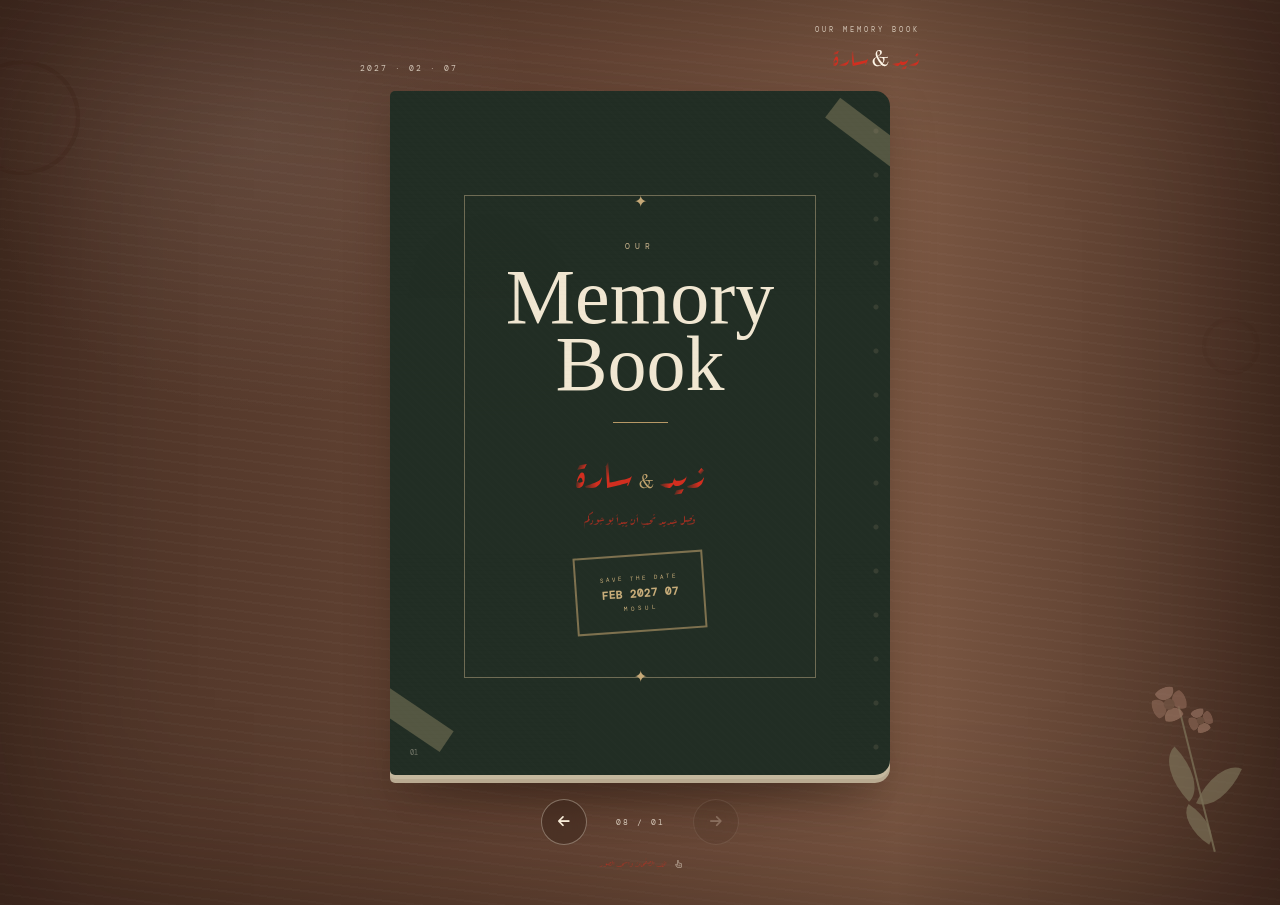
<file: templates/engagement-f/index.html>
<!DOCTYPE html>
<html lang="ar" dir="rtl">

<head>

  <meta charset="UTF-8">

  <meta
    name="viewport"
    content="width=device-width, initial-scale=1.0, maximum-scale=1.0"
  >

  <meta
    name="theme-color"
    content="#654936"
  >

  <title>
    زيد وسارة — ألبوم الذكريات
  </title>

  <meta
    name="description"
    content="دعوة خطوبة زيد وسارة بتصميم ألبوم ذكريات Scrapbook"
  >


  <!-- Google Fonts -->

  <link
    rel="preconnect"
    href="https://fonts.googleapis.com"
  >

  <link
    rel="preconnect"
    href="https://fonts.gstatic.com"
    crossorigin
  >

  <link
    href="https://fonts.googleapis.com/css2?family=Aref+Ruqaa+Ink:wght@400;700&family=Cairo:wght@300;400;500;600&family=DM+Mono:wght@300;400;500&display=swap"
    rel="stylesheet"
  >


  <!-- Font Awesome -->

  <link
    rel="stylesheet"
    href="https://cdnjs.cloudflare.com/ajax/libs/font-awesome/6.5.2/css/all.min.css"
  >


  <link
    rel="stylesheet"
    href="style.css"
  >

</head>


<body>


  <!-- ==========================================
       DESK
  =========================================== -->

  <main class="desk-scene">


    <!-- Coffee mark -->

    <div
      class="coffee-ring coffee-ring-1"
      aria-hidden="true"
    ></div>


    <div
      class="coffee-ring coffee-ring-2"
      aria-hidden="true"
    ></div>



    <!-- Dried flower -->

    <div
      class="dried-flower desk-flower"
      aria-hidden="true"
    >

      <span class="stem"></span>

      <span class="dry-leaf leaf-a"></span>
      <span class="dry-leaf leaf-b"></span>
      <span class="dry-leaf leaf-c"></span>

      <span class="dry-bloom bloom-a"></span>
      <span class="dry-bloom bloom-b"></span>

    </div>



    <!-- ==========================================
         HEADER
    =========================================== -->

    <header class="scrapbook-header">


      <div>

        <span>
          OUR MEMORY BOOK
        </span>

        <strong>
          زيد & سارة
        </strong>

      </div>


      <div class="header-date">
        07 · 02 · 2027
      </div>


    </header>



    <!-- ==========================================
         BOOK
    =========================================== -->

    <section class="book-area">


      <div class="book-shadow"></div>


      <div
        id="book"
        class="book"
      >


        <!-- ======================================
             PAGE 1 — COVER
        ======================================= -->

        <article
          class="scrap-page page-cover is-active"
          data-page="1"
        >


          <div class="page-inner cover-inner">


            <div class="cover-frame">


              <span class="cover-small">
                OUR
              </span>


              <h1>
                Memory
                <br>
                Book
              </h1>


              <div class="cover-line"></div>


              <h2>
                زيد
                <small>&</small>
                سارة
              </h2>


              <p>
                فصل جديد
                نحب أن يبدأ بوجودكم
              </p>


              <div class="cover-date-stamp">

                <span>
                  SAVE THE DATE
                </span>

                <strong>
                  07 FEB 2027
                </strong>

                <small>
                  MOSUL
                </small>

              </div>


            </div>



            <div class="cover-tape tape-one"></div>
            <div class="cover-tape tape-two"></div>


            <span class="cover-number">
              01
            </span>


          </div>


        </article>



        <!-- ======================================
             PAGE 2 — FIRST MEMORY
        ======================================= -->

        <article
          class="scrap-page is-after"
          data-page="2"
        >


          <div class="page-inner">


            <span class="page-label">
              MEMORY No. 01
            </span>


            <h2 class="hand-title">
              كل حكاية تبدأ بلحظة
            </h2>



            <div
              class="polaroid large-polaroid draggable"
              style="--r: -3deg;"
              data-x="0"
              data-y="0"
            >


              <div class="tape tape-center"></div>


              <img
                src="memory1.jpg"
                alt="ذكرى زيد وسارة"
              >


              <p>
                وكانت هذه
                إحدى أجمل البدايات
              </p>


            </div>



            <div class="sticky-note note-yellow">

              <span>
                ملاحظة صغيرة
              </span>

              <p>
                بعض اللحظات
                لا تعرف قيمتها
                إلا حين تصبح ذكرى
              </p>

            </div>



            <div
              class="dried-flower page-flower"
              aria-hidden="true"
            >

              <span class="stem"></span>

              <span class="dry-leaf leaf-a"></span>
              <span class="dry-leaf leaf-b"></span>

              <span class="dry-bloom bloom-a"></span>

            </div>


            <span class="page-number">
              02
            </span>


          </div>


        </article>



        <!-- ======================================
             PAGE 3 — POLAROIDS
        ======================================= -->

        <article
          class="scrap-page is-after"
          data-page="3"
        >


          <div class="page-inner">


            <span class="page-label">
              LITTLE MOMENTS
            </span>


            <h2 class="hand-title">
              صور لا نريد أن ننساها
            </h2>



            <div class="photo-stack">


              <div
                class="polaroid small-polaroid photo-left draggable"
                style="--r: 6deg;"
                data-x="0"
                data-y="0"
              >

                <div class="tape tape-left"></div>

                <img
                  src="memory2.jpg"
                  alt="ذكرى ثانية"
                >

                <p>
                  يوم عادي
                  صار مميزاً
                </p>

              </div>



              <div
                class="polaroid small-polaroid photo-right draggable"
                style="--r: -7deg;"
                data-x="0"
                data-y="0"
              >

                <div class="tape tape-right"></div>

                <img
                  src="memory3.jpg"
                  alt="ذكرى ثالثة"
                >

                <p>
                  والضحكة
                  بقيت
                </p>

              </div>


            </div>



            <div class="scribble-note">

              <i class="fa-solid fa-arrow-left-long"></i>

              <span>
                اسحب الصور
                وحركها بنفسك
              </span>

            </div>


            <span class="page-number">
              03
            </span>


          </div>


        </article>



        <!-- ======================================
             PAGE 4 — INVITATION
        ======================================= -->

        <article
          class="scrap-page is-after"
          data-page="4"
        >


          <div class="page-inner invitation-page">


            <span class="page-label">
              A NEW MEMORY
            </span>



            <div class="invitation-note">


              <span class="pin"></span>


              <small>
                بكل الحب والسرور
              </small>


              <h2>
                ندعوكم
                لمشاركتنا
                بداية ذكريات جديدة
              </h2>


              <p>
                وجودكم معنا
                في هذا اليوم
                سيجعل صفحاته أجمل
              </p>


              <div class="invitation-names">

                زيد

                <span>
                  &
                </span>

                سارة

              </div>


            </div>



            <div class="paper-heart">

              <i class="fa-regular fa-heart"></i>

              <span>
                2027
              </span>

            </div>



            <div class="torn-paper-message">

              <span>
                KEEP THIS DATE
              </span>

              <strong>
                07.02.2027
              </strong>

            </div>


            <span class="page-number">
              04
            </span>


          </div>


        </article>



        <!-- ======================================
             PAGE 5 — EVENT
        ======================================= -->

        <article
          class="scrap-page is-after"
          data-page="5"
        >


          <div class="page-inner">


            <span class="page-label">
              THE DAY
            </span>


            <h2 class="hand-title">
              موعدنا
            </h2>



            <div class="event-paper">


              <div class="event-row">

                <span>
                  DATE
                </span>

                <strong>
                  الأحد
                  <br>
                  7 فبراير 2027
                </strong>

              </div>



              <div class="event-row">

                <span>
                  TIME
                </span>

                <strong>
                  5:30 مساء
                </strong>

              </div>



              <div class="event-row">

                <span>
                  PLACE
                </span>

                <strong>
                  قاعة روز
                </strong>

                <small>
                  الموصل - نينوى
                </small>

              </div>


            </div>



            <div
              class="polaroid event-polaroid draggable"
              style="--r: 4deg;"
              data-x="0"
              data-y="0"
            >

              <div class="tape tape-right"></div>

              <img
                src="memory4.jpg"
                alt="زيد وسارة"
              >

              <p>
                next chapter...
              </p>

            </div>



            <div class="date-stamp">

              <span>
                FEB
              </span>

              <strong>
                07
              </strong>

              <small>
                2027
              </small>

            </div>


            <span class="page-number">
              05
            </span>


          </div>


        </article>



        <!-- ======================================
             PAGE 6 — COUNTDOWN + LOCATION
        ======================================= -->

        <article
          class="scrap-page is-after"
          data-page="6"
        >


          <div class="page-inner">


            <span class="page-label">
              COUNTING DOWN
            </span>


            <h2 class="hand-title">
              حتى نكتب هذه الصفحة
            </h2>



            <div class="countdown-paper">


              <div>

                <strong id="days">
                  000
                </strong>

                <span>
                  يوم
                </span>

              </div>


              <div>

                <strong id="hours">
                  00
                </strong>

                <span>
                  ساعة
                </span>

              </div>


              <div>

                <strong id="minutes">
                  00
                </strong>

                <span>
                  دقيقة
                </span>

              </div>


              <div>

                <strong id="seconds">
                  00
                </strong>

                <span>
                  ثانية
                </span>

              </div>


            </div>


            <p
              id="countdownMessage"
              class="countdown-message"
            >
              بقي القليل على أجمل صفحات الحكاية
            </p>



            <div class="fingerprint-area">


              <div class="fingerprint-heart">

                <span class="finger left-finger"></span>
                <span class="finger right-finger"></span>

              </div>


              <p>
                two hearts
                <br>
                one story
              </p>


            </div>



            <div class="page-actions">


              <a
                href="https://www.google.com/maps/search/?api=1&query=Rose+Hall+Mosul"
                target="_blank"
                rel="noopener noreferrer"
                class="scrap-button"
              >

                <i class="fa-solid fa-location-dot"></i>

                <span>
                  موقع القاعة
                </span>

              </a>



              <button
                id="calendarButton"
                class="scrap-button"
                type="button"
              >

                <i class="fa-regular fa-calendar-plus"></i>

                <span>
                  حفظ الموعد
                </span>

              </button>



              <button
                id="shareButton"
                class="scrap-button"
                type="button"
              >

                <i class="fa-solid fa-share-nodes"></i>

                <span>
                  مشاركة
                </span>

              </button>


            </div>


            <p
              id="shareMessage"
              class="share-message"
            ></p>


            <span class="page-number">
              06
            </span>


          </div>


        </article>



        <!-- ======================================
             PAGE 7 — NOTES
        ======================================= -->

        <article
          class="scrap-page is-after"
          data-page="7"
        >


          <div class="page-inner">


            <span class="page-label">
              NOTES FROM US
            </span>


            <h2 class="hand-title">
              أشياء نريد أن نتذكرها
            </h2>



            <div class="notes-board">


              <div class="sticky-note note-pink">

                <span>
                  01
                </span>

                <p>
                  أن نضحك كثيرا
                  حتى في الأيام العادية
                </p>

              </div>



              <div class="sticky-note note-green">

                <span>
                  02
                </span>

                <p>
                  أن نصنع من التفاصيل
                  الصغيرة ذكريات كبيرة
                </p>

              </div>



              <div class="sticky-note note-blue">

                <span>
                  03
                </span>

                <p>
                  وأن يبدأ هذا الفصل
                  بوجود من نحب
                </p>

              </div>


            </div>



            <div class="handwritten-bottom">

              <span>
                Z + S
              </span>

              <i class="fa-regular fa-heart"></i>

            </div>


            <span class="page-number">
              07
            </span>


          </div>


        </article>



        <!-- ======================================
             PAGE 8 — FINAL
        ======================================= -->

        <article
          class="scrap-page final-page is-after"
          data-page="8"
        >


          <div class="page-inner final-inner">


            <span class="page-label">
              THE NEXT PAGE
            </span>



            <div class="final-message">


              <i class="fa-regular fa-heart"></i>


              <h2>
                ننتظركم
                لتكونوا جزءا
                من ذكرياتنا
              </h2>


              <div class="final-line"></div>


              <p>
                لأن أجمل الصفحات
                هي التي نكتبها
                مع من نحب
              </p>


              <strong>
                زيد & سارة
              </strong>


              <span>
                07 · 02 · 2027
              </span>


            </div>



            <div
              class="dried-flower final-flower"
              aria-hidden="true"
            >

              <span class="stem"></span>

              <span class="dry-leaf leaf-a"></span>
              <span class="dry-leaf leaf-b"></span>
              <span class="dry-leaf leaf-c"></span>

              <span class="dry-bloom bloom-a"></span>
              <span class="dry-bloom bloom-b"></span>

            </div>


            <span class="page-number">
              08
            </span>


          </div>


        </article>


      </div>



      <!-- ==========================================
           BOOK CONTROLS
      =========================================== -->

      <div class="book-controls">


        <button
          id="prevPage"
          class="page-button"
          type="button"
          aria-label="الصفحة السابقة"
        >

          <i class="fa-solid fa-arrow-right"></i>

        </button>



        <div
          id="pageIndicator"
          class="page-indicator"
        >
          01 / 08
        </div>



        <button
          id="nextPage"
          class="page-button"
          type="button"
          aria-label="الصفحة التالية"
        >

          <i class="fa-solid fa-arrow-left"></i>

        </button>


      </div>



      <div class="book-help">

        <i class="fa-regular fa-hand-pointer"></i>

        <span>
          اقلب الصفحات واسحب الصور
        </span>

      </div>


    </section>


  </main>



  <script src="script.js"></script>

</body>

</html>
</file>
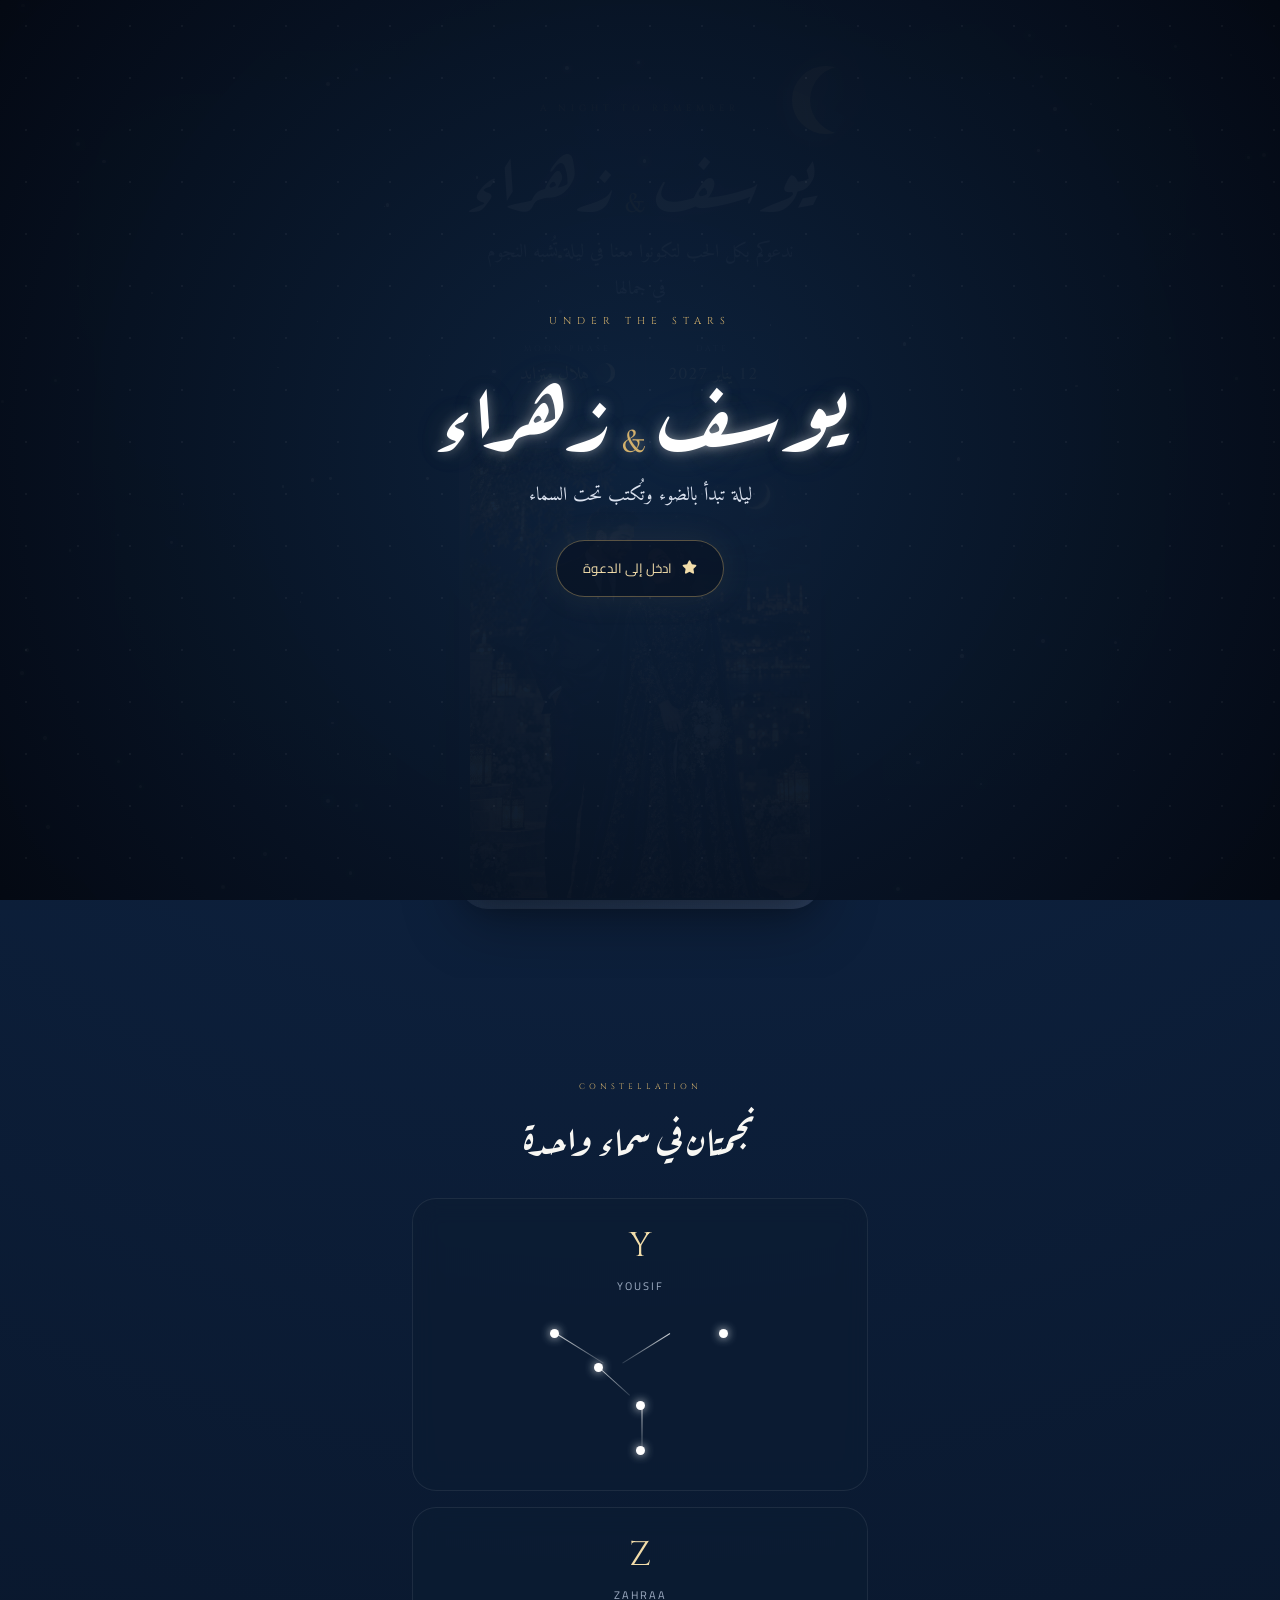
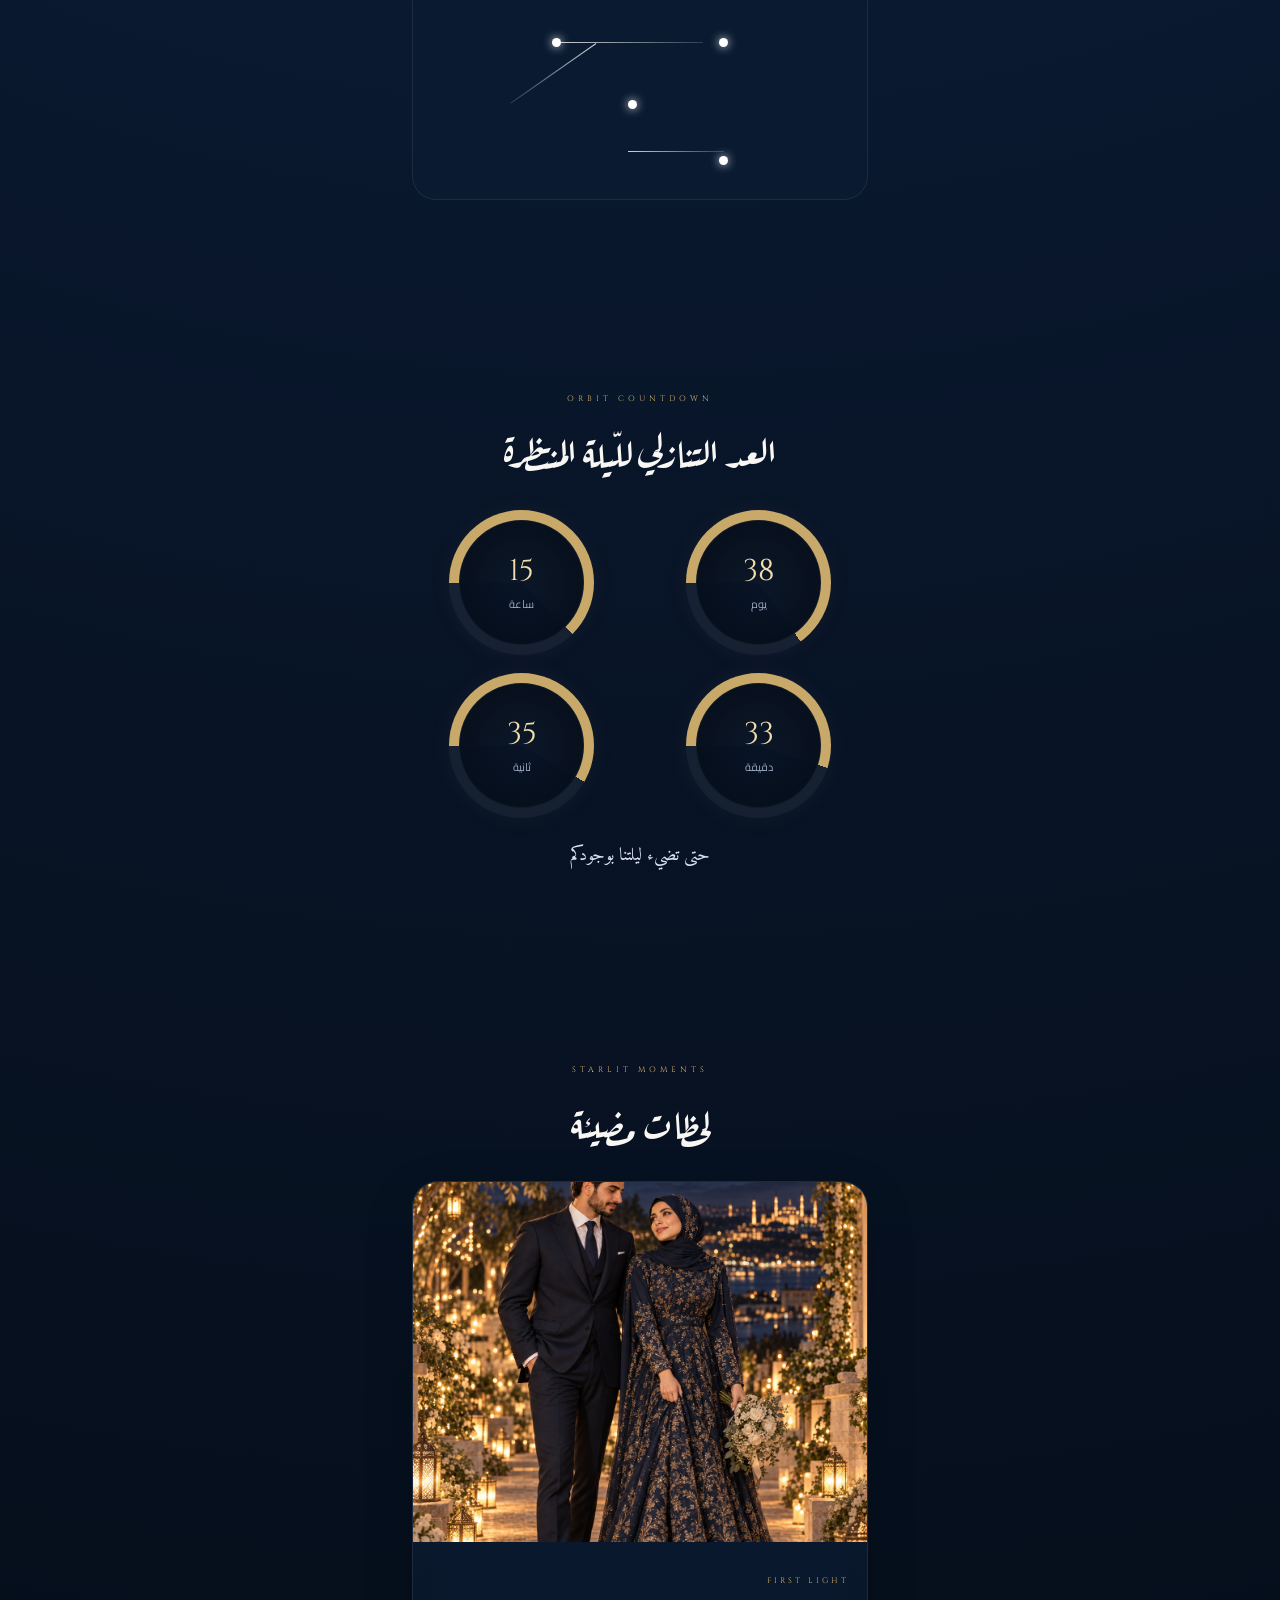
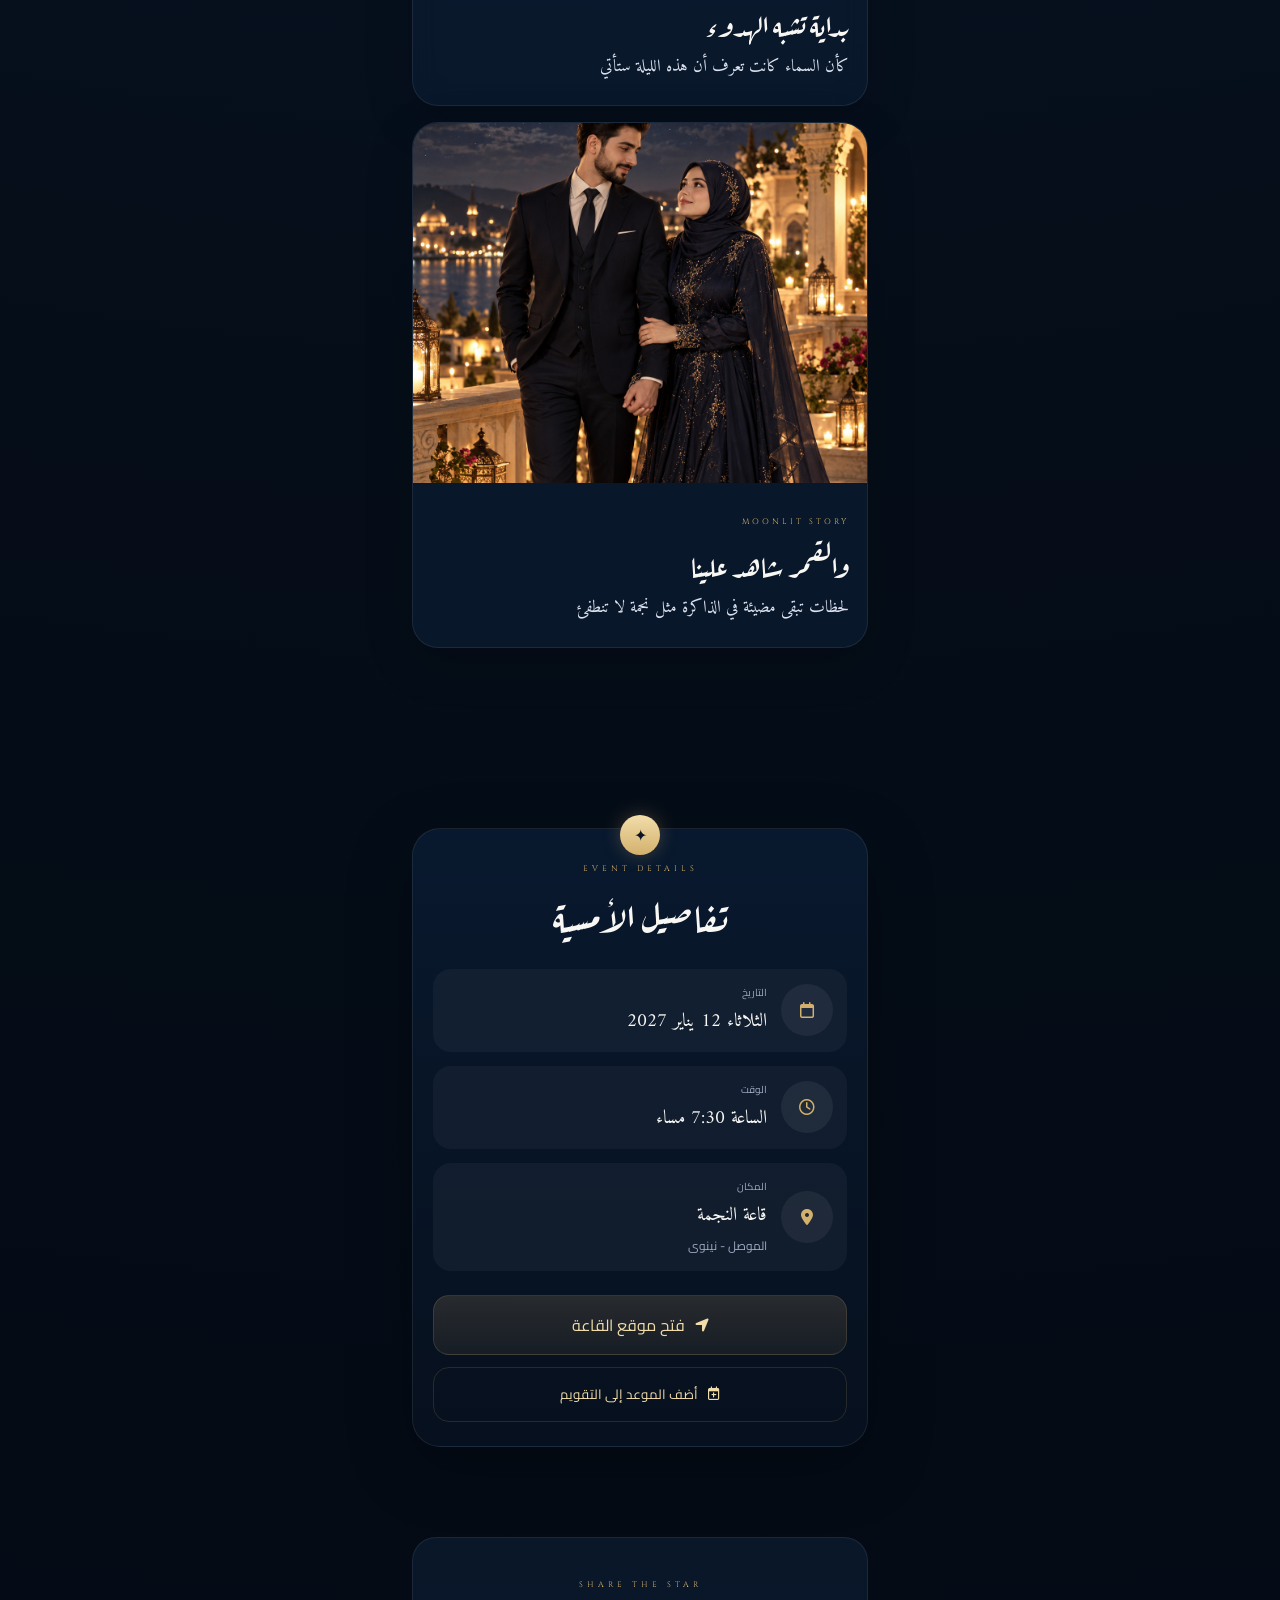
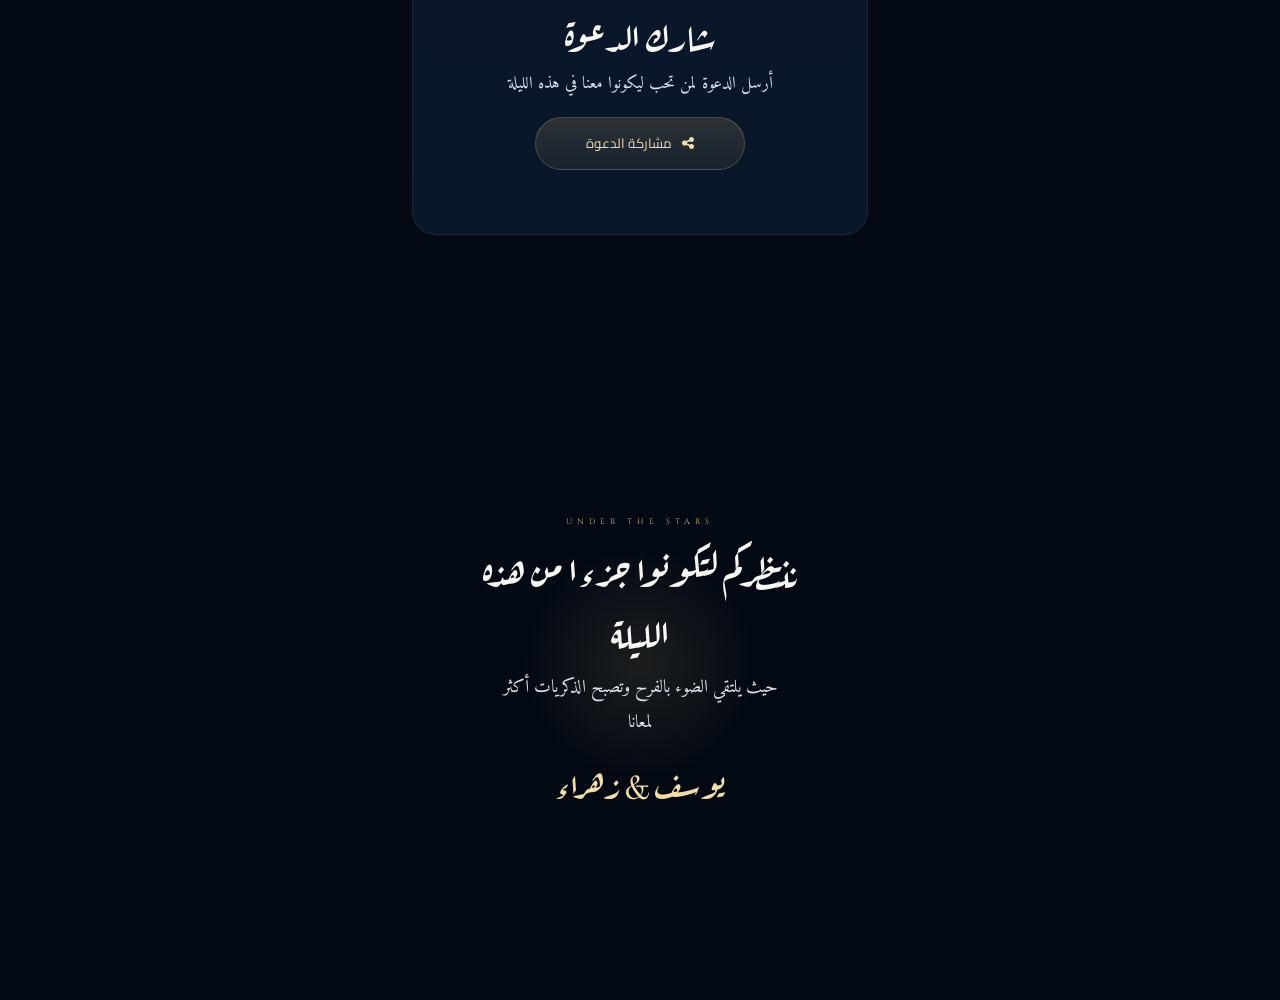
<file: templates/engagement-g/index.html>
<!DOCTYPE html>
<html lang="ar" dir="rtl">

<head>

  <meta charset="UTF-8">

  <meta
    name="viewport"
    content="width=device-width, initial-scale=1.0, maximum-scale=1.0"
  >

  <meta
    name="theme-color"
    content="#07111f"
  >

  <title>
    يوسف وزهراء — Under The Stars
  </title>

  <meta
    name="description"
    content="دعوة حفل خطوبة يوسف وزهراء بتصميم ليلي فاخر تحت النجوم"
  >


  <!-- الخطوط -->

  <link
    rel="preconnect"
    href="https://fonts.googleapis.com"
  >

  <link
    rel="preconnect"
    href="https://fonts.gstatic.com"
    crossorigin
  >

  <link
    href="https://fonts.googleapis.com/css2?family=Amiri:wght@400;700&family=Aref+Ruqaa:wght@400;700&family=Cairo:wght@300;400;500;600;700&family=Cinzel:wght@400;500;600;700&display=swap"
    rel="stylesheet"
  >


  <!-- Font Awesome -->

  <link
    rel="stylesheet"
    href="https://cdnjs.cloudflare.com/ajax/libs/font-awesome/6.5.2/css/all.min.css"
  >


  <link
    rel="stylesheet"
    href="style.css"
  >

</head>


<body>


  <!-- ==========================================
       SKY LAYERS
  =========================================== -->

  <div
    id="skyGlow"
    class="sky-glow"
    aria-hidden="true"
  ></div>

  <div
    id="starField"
    class="star-field"
    aria-hidden="true"
  ></div>

  <div
    id="shootingStars"
    class="shooting-stars"
    aria-hidden="true"
  ></div>

  <div
    class="sky-vignette"
    aria-hidden="true"
  ></div>



  <!-- ==========================================
       INTRO
  =========================================== -->

  <section
    id="introOverlay"
    class="intro-overlay"
  >


    <div class="intro-stars"></div>


    <div class="intro-content">


      <span class="intro-small">
        UNDER THE STARS
      </span>


      <div id="introNames" class="intro-names">

        <h1>
          يوسف
          <span>&</span>
          زهراء
        </h1>

      </div>


      <p class="intro-text">

        ليلة تبدأ بالضوء
        وتُكتب تحت السماء

      </p>


      <button
        id="enterInvitationButton"
        class="enter-button"
        type="button"
      >

        <i class="fa-solid fa-star"></i>

        <span>
          ادخل إلى الدعوة
        </span>

      </button>


    </div>


  </section>



  <!-- ==========================================
       MAIN CONTENT
  =========================================== -->

  <main
    id="mainInvitation"
    class="main-invitation"
  >


    <!-- ==========================================
         HERO
    =========================================== -->

    <section class="hero-section">


      <div class="hero-moon">
        <div class="crescent"></div>
      </div>


      <div class="hero-orbit orbit-one"></div>
      <div class="hero-orbit orbit-two"></div>


      <div class="hero-content reveal">


        <span class="hero-kicker">
          A NIGHT TO REMEMBER
        </span>


        <h2>
          يوسف
          <span>&</span>
          زهراء
        </h2>


        <p class="hero-tagline">

          ندعوكم بكل الحب
          لتكونوا معنا في ليلة
          تُشبه النجوم في جمالها

        </p>



        <div class="hero-badges">


          <div class="hero-badge">

            <small>
              DATE
            </small>

            <strong>
              12 يناير 2027
            </strong>

          </div>



          <div class="hero-badge">

            <small>
              MOON PHASE
            </small>

            <strong id="moonPhaseText">
              —
            </strong>

          </div>


        </div>


      </div>



      <div class="hero-photo reveal">

        <img
          src="stars-hero.jpg"
          alt="يوسف وزهراء"
        >

      </div>


    </section>



    <!-- ==========================================
         CONSTELLATION
    =========================================== -->

    <section class="constellation-section reveal">


      <div class="section-header">

        <span>
          CONSTELLATION
        </span>

        <h3>
          نجمتان في سماء واحدة
        </h3>

      </div>



      <div class="constellation-grid">


        <div class="constellation-card">


          <div class="constellation-title">
            <span>
              Y
            </span>
            <small>
              YOUSIF
            </small>
          </div>


          <div class="constellation constellation-y">


            <span class="dot d1"></span>
            <span class="dot d2"></span>
            <span class="dot d3"></span>
            <span class="dot d4"></span>
            <span class="dot d5"></span>

            <i class="line l1"></i>
            <i class="line l2"></i>
            <i class="line l3"></i>
            <i class="line l4"></i>


          </div>


        </div>



        <div class="constellation-card">


          <div class="constellation-title">
            <span>
              Z
            </span>
            <small>
              ZAHRAA
            </small>
          </div>


          <div class="constellation constellation-z">


            <span class="dot d1"></span>
            <span class="dot d2"></span>
            <span class="dot d3"></span>
            <span class="dot d4"></span>

            <i class="line l1"></i>
            <i class="line l2"></i>
            <i class="line l3"></i>


          </div>


        </div>


      </div>


    </section>



    <!-- ==========================================
         COUNTDOWN
    =========================================== -->

    <section class="countdown-section">


      <div class="section-header reveal">

        <span>
          ORBIT COUNTDOWN
        </span>

        <h3>
          العد التنازلي للّيلة المنتظرة
        </h3>

      </div>



      <div class="orbit-countdown reveal">


        <div class="orbit-item">
          <div
            class="orbit-ring"
            id="daysRing"
          >
            <div class="orbit-inner">
              <strong id="days">00</strong>
              <span>يوم</span>
            </div>
          </div>
        </div>


        <div class="orbit-item">
          <div
            class="orbit-ring"
            id="hoursRing"
          >
            <div class="orbit-inner">
              <strong id="hours">00</strong>
              <span>ساعة</span>
            </div>
          </div>
        </div>


        <div class="orbit-item">
          <div
            class="orbit-ring"
            id="minutesRing"
          >
            <div class="orbit-inner">
              <strong id="minutes">00</strong>
              <span>دقيقة</span>
            </div>
          </div>
        </div>


        <div class="orbit-item">
          <div
            class="orbit-ring"
            id="secondsRing"
          >
            <div class="orbit-inner">
              <strong id="seconds">00</strong>
              <span>ثانية</span>
            </div>
          </div>
        </div>


      </div>


      <p
        id="countdownMessage"
        class="countdown-message reveal"
      >
        حتى تضيء ليلتنا بوجودكم
      </p>


    </section>



    <!-- ==========================================
         PHOTO MOMENTS
    =========================================== -->

    <section class="moments-section">


      <div class="section-header reveal">

        <span>
          STARLIT MOMENTS
        </span>

        <h3>
          لحظات مضيئة
        </h3>

      </div>



      <div class="moments-grid">


        <article class="moment-card reveal tilt-card">


          <div class="moment-image">

            <img
              src="stars-scene1.jpg"
              alt="لحظة أولى تحت النجوم"
            >

          </div>


          <div class="moment-content">

            <small>
              FIRST LIGHT
            </small>

            <h4>
              بداية تشبه الهدوء
            </h4>

            <p>
              كأن السماء كانت تعرف
              أن هذه الليلة ستأتي
            </p>

          </div>


        </article>



        <article class="moment-card reveal tilt-card">


          <div class="moment-image">

            <img
              src="stars-scene2.jpg"
              alt="لحظة ثانية تحت القمر"
            >

          </div>


          <div class="moment-content">

            <small>
              MOONLIT STORY
            </small>

            <h4>
              والقمر شاهد علينا
            </h4>

            <p>
              لحظات تبقى
              مضيئة في الذاكرة
              مثل نجمة لا تنطفئ
            </p>

          </div>


        </article>


      </div>


    </section>



    <!-- ==========================================
         EVENT DETAILS
    =========================================== -->

    <section class="details-section">


      <div class="details-card reveal">


        <div class="details-star">
          ✦
        </div>


        <span class="details-label">
          EVENT DETAILS
        </span>


        <h3>
          تفاصيل الأمسية
        </h3>



        <div class="details-list">


          <div class="detail-item">

            <div class="detail-icon">
              <i class="fa-regular fa-calendar"></i>
            </div>

            <div>
              <small>
                التاريخ
              </small>
              <strong>
                الثلاثاء 12 يناير 2027
              </strong>
            </div>

          </div>



          <div class="detail-item">

            <div class="detail-icon">
              <i class="fa-regular fa-clock"></i>
            </div>

            <div>
              <small>
                الوقت
              </small>
              <strong>
                الساعة 7:30 مساء
              </strong>
            </div>

          </div>



          <div class="detail-item">

            <div class="detail-icon">
              <i class="fa-solid fa-location-dot"></i>
            </div>

            <div>
              <small>
                المكان
              </small>
              <strong>
                قاعة النجمة
              </strong>
              <span>
                الموصل - نينوى
              </span>
            </div>

          </div>


        </div>



        <div class="details-actions">


          <a
            class="details-button"
            href="https://www.google.com/maps/search/?api=1&query=Star+Hall+Mosul"
            target="_blank"
            rel="noopener noreferrer"
          >

            <i class="fa-solid fa-location-arrow"></i>

            <span>
              فتح موقع القاعة
            </span>

          </a>



          <button
            id="calendarButton"
            class="details-button outline-button"
            type="button"
          >

            <i class="fa-regular fa-calendar-plus"></i>

            <span>
              أضف الموعد إلى التقويم
            </span>

          </button>


        </div>


      </div>


    </section>



    <!-- ==========================================
         SHARE
    =========================================== -->

    <section class="share-section reveal">


      <div class="share-card">

        <span>
          SHARE THE STAR
        </span>

        <h3>
          شارك الدعوة
        </h3>

        <p>
          أرسل الدعوة لمن تحب
          ليكونوا معنا في هذه الليلة
        </p>

        <button
          id="shareButton"
          class="share-button"
          type="button"
        >

          <i class="fa-solid fa-share-nodes"></i>

          <span>
            مشاركة الدعوة
          </span>

        </button>

        <p
          id="shareMessage"
          class="share-message"
        ></p>

      </div>


    </section>



    <!-- ==========================================
         FOOTER
    =========================================== -->

    <footer class="closing-section reveal">


      <div class="closing-starburst"></div>


      <span class="closing-small">
        UNDER THE STARS
      </span>


      <h3>
        ننتظركم
        لتكونوا جزءا من هذه الليلة
      </h3>


      <p>
        حيث يلتقي الضوء بالفرح
        وتصبح الذكريات أكثر لمعانا
      </p>


      <strong>
        يوسف & زهراء
      </strong>


    </footer>


  </main>



  <script src="script.js"></script>

</body>

</html>
</file>
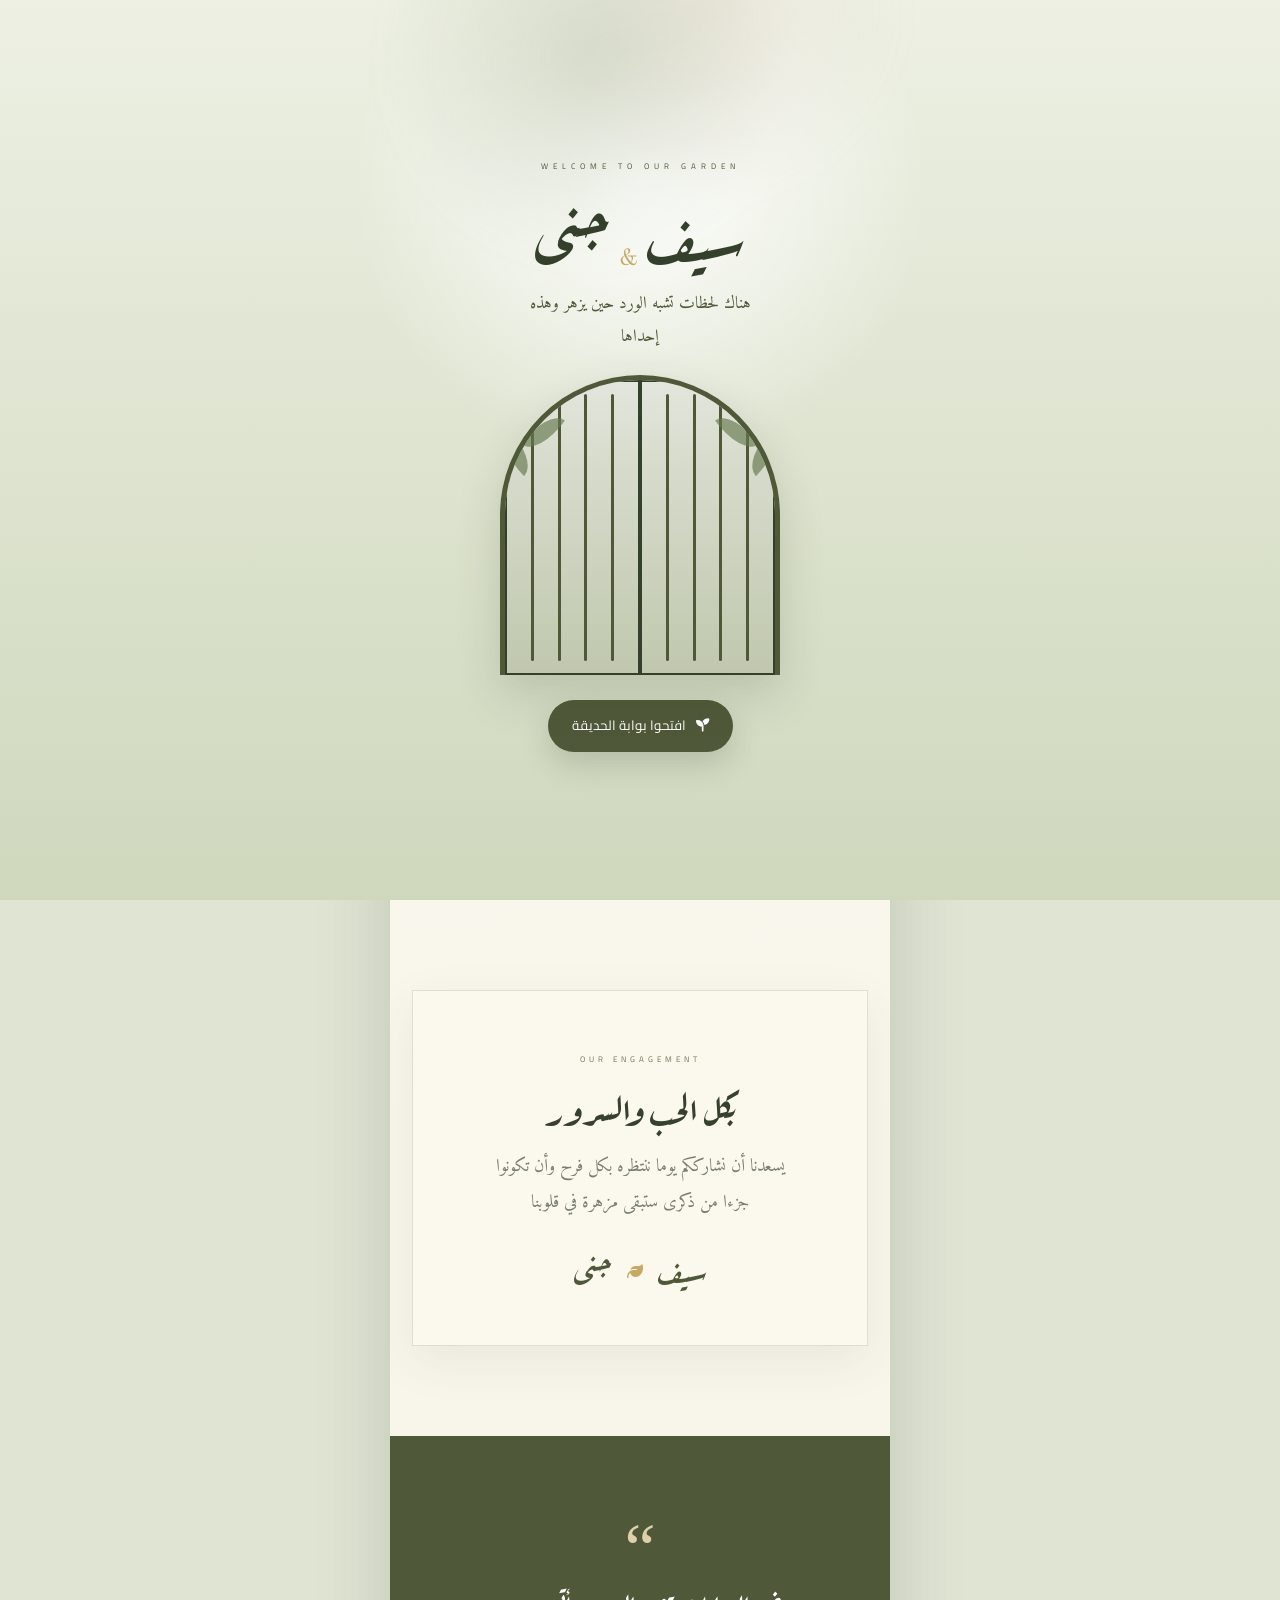
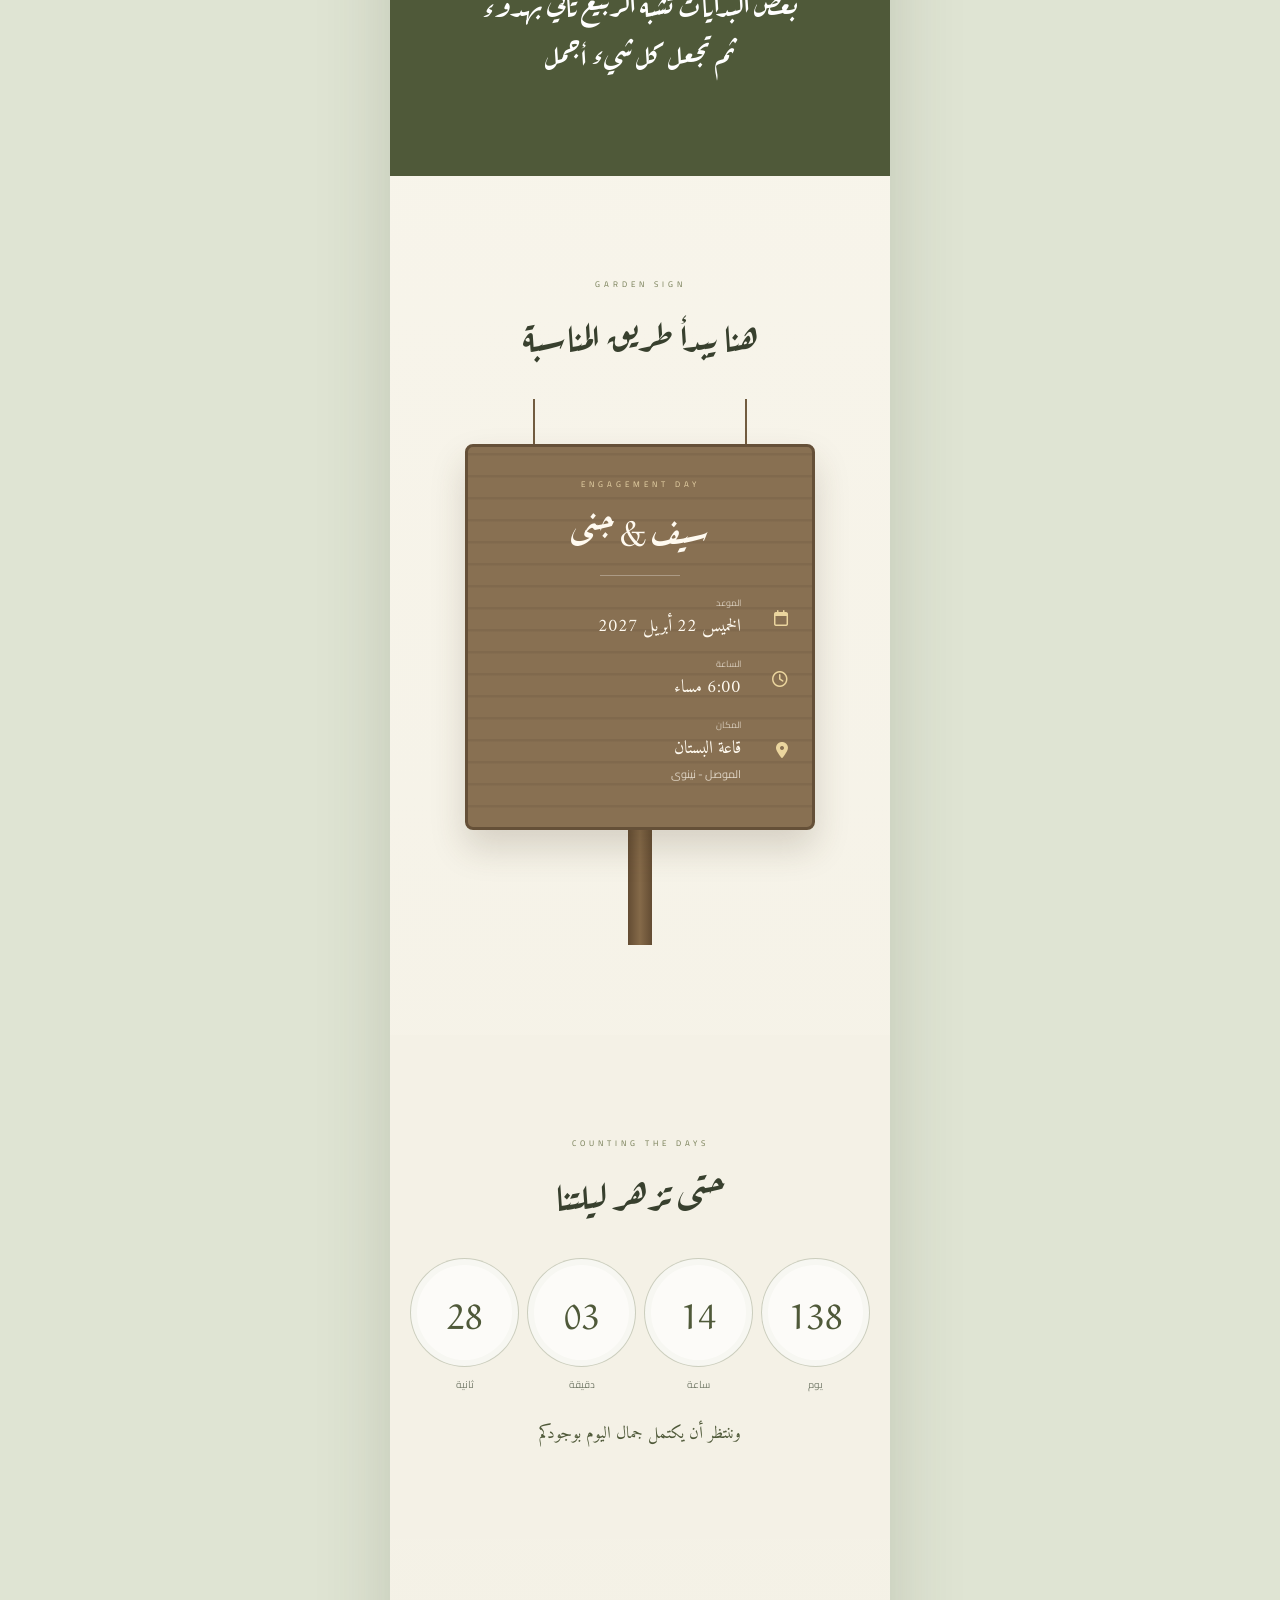
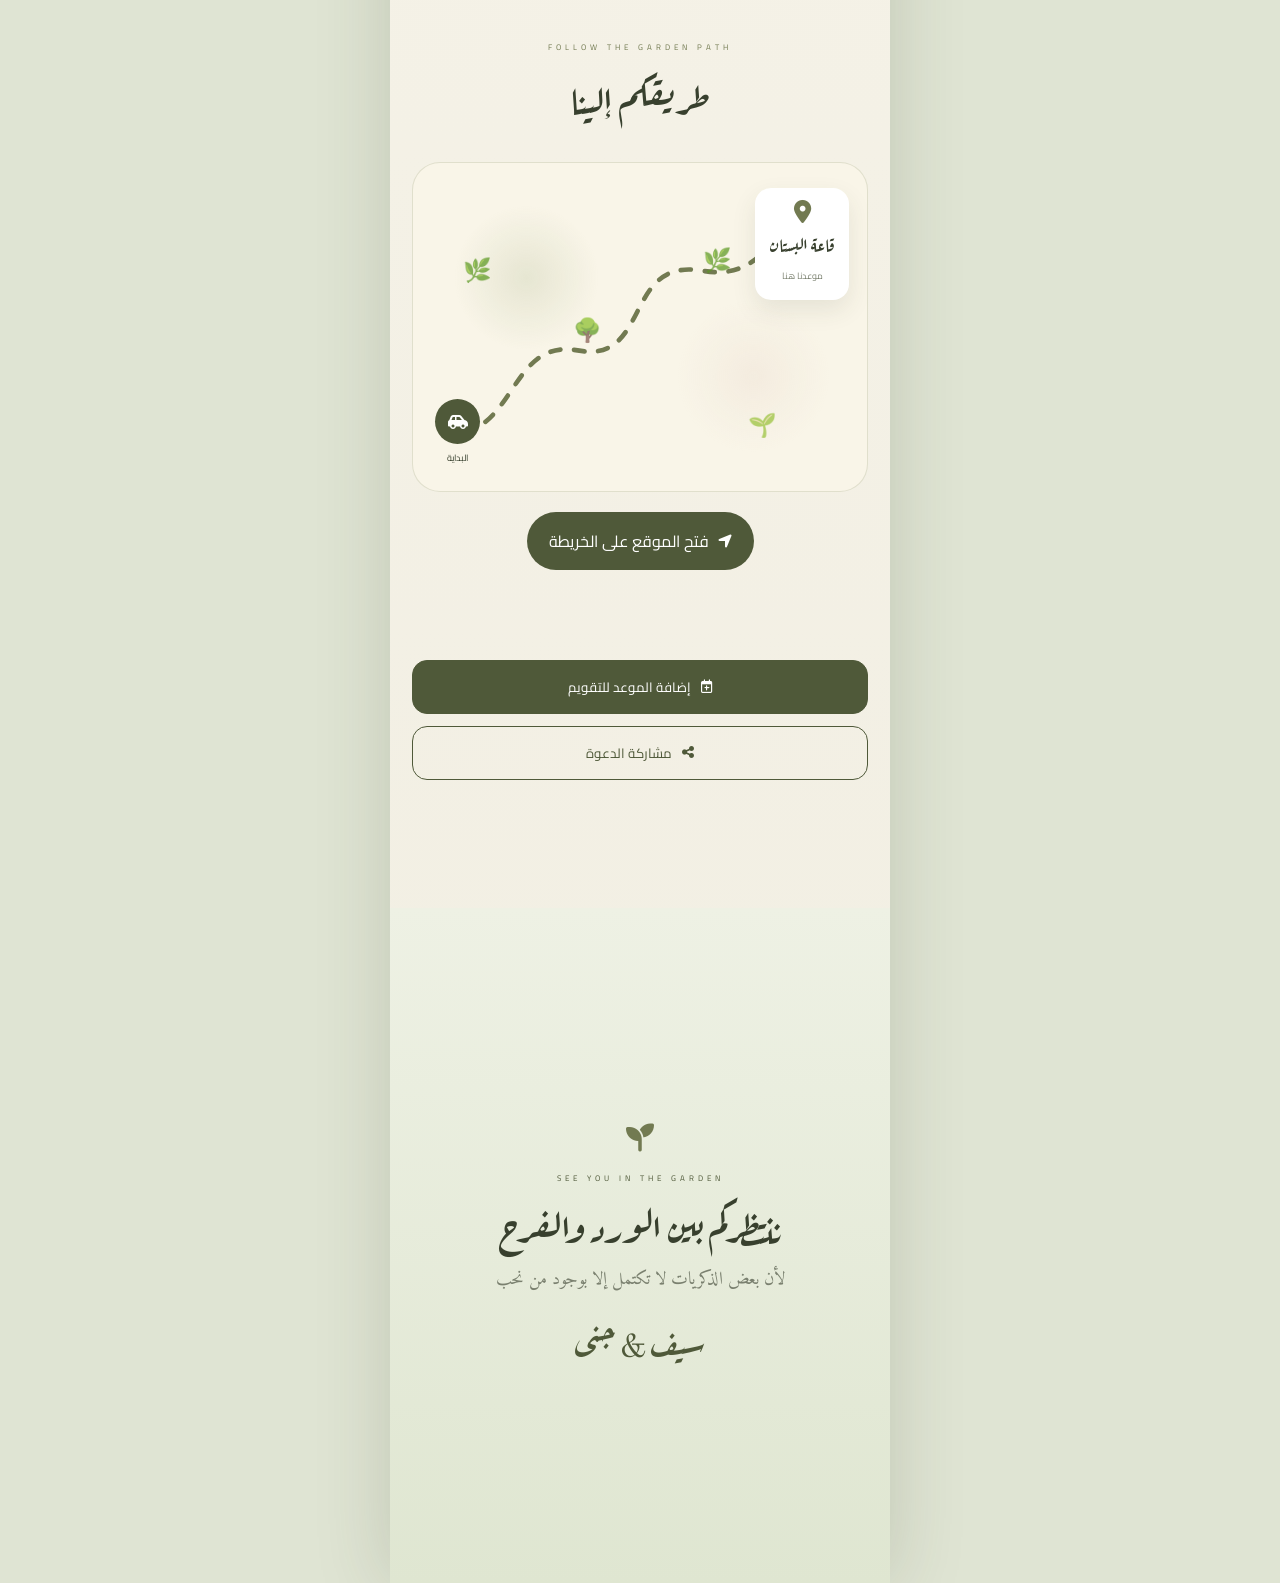
<file: templates/engagement-h/index.html>
<!DOCTYPE html>
<html lang="ar" dir="rtl">

<head>

  <meta charset="UTF-8">

  <meta
    name="viewport"
    content="width=device-width, initial-scale=1.0, maximum-scale=1.0"
  >

  <meta
    name="theme-color"
    content="#6f7650"
  >

  <title>
    سيف وجنى — Botanical Garden
  </title>

  <meta
    name="description"
    content="دعوة حفل خطوبة سيف وجنى بتصميم حديقة نباتية أنيق"
  >


  <!-- Google Fonts -->

  <link
    rel="preconnect"
    href="https://fonts.googleapis.com"
  >

  <link
    rel="preconnect"
    href="https://fonts.gstatic.com"
    crossorigin
  >

  <link
    href="https://fonts.googleapis.com/css2?family=Amiri:wght@400;700&family=Aref+Ruqaa:wght@400;700&family=Cairo:wght@300;400;500;600;700&display=swap"
    rel="stylesheet"
  >


  <!-- Font Awesome -->

  <link
    rel="stylesheet"
    href="https://cdnjs.cloudflare.com/ajax/libs/font-awesome/6.5.2/css/all.min.css"
  >


  <link
    rel="stylesheet"
    href="style.css"
  >

</head>


<body>


  <!-- ==========================================
       FLOATING LEAVES
  =========================================== -->

  <div
    id="floatingLeaves"
    class="floating-leaves"
    aria-hidden="true"
  ></div>



  <!-- ==========================================
       BUTTERFLIES
  =========================================== -->

  <div
    class="butterflies"
    aria-hidden="true"
  >

    <span class="butterfly b1">
      🦋
    </span>

    <span class="butterfly b2">
      🦋
    </span>

    <span class="butterfly b3">
      🦋
    </span>

  </div>



  <!-- ==========================================
       GARDEN GATE INTRO
  =========================================== -->

  <section
    id="gardenIntro"
    class="garden-intro"
  >


    <div class="intro-watercolor"></div>


    <div class="intro-content">


      <span class="intro-label">
        WELCOME TO OUR GARDEN
      </span>


      <h1>
        سيف
        <small>&</small>
        جنى
      </h1>


      <p>

        هناك لحظات
        تشبه الورد حين يزهر
        وهذه إحداها

      </p>



      <!-- GATE -->

      <div class="gate-arch">


        <div class="gate-decoration left-decoration">

          <span></span>
          <span></span>
          <span></span>

        </div>


        <div class="gate-decoration right-decoration">

          <span></span>
          <span></span>
          <span></span>

        </div>



        <div
          id="gateLeft"
          class="gate-door gate-left"
        >

          <div class="gate-lines">

            <i></i>
            <i></i>
            <i></i>
            <i></i>

          </div>

        </div>



        <div
          id="gateRight"
          class="gate-door gate-right"
        >

          <div class="gate-lines">

            <i></i>
            <i></i>
            <i></i>
            <i></i>

          </div>

        </div>


      </div>



      <button
        id="openGardenButton"
        class="open-garden-button"
        type="button"
      >

        <i class="fa-solid fa-seedling"></i>

        <span>
          افتحوا بوابة الحديقة
        </span>

      </button>


    </div>


  </section>



  <!-- ==========================================
       MAIN CONTENT
  =========================================== -->

  <main
    id="mainContent"
    class="main-content"
  >



    <!-- ==========================================
         HERO / FLORAL ARCH
    =========================================== -->

    <section class="hero-section">


      <div class="watercolor-blob blob-one"></div>

      <div class="watercolor-blob blob-two"></div>


      <div class="floral-arch reveal">


        <div class="arch-branch branch-left"></div>

        <div class="arch-branch branch-right"></div>



        <span class="flower flower-1"></span>
        <span class="flower flower-2"></span>
        <span class="flower flower-3"></span>
        <span class="flower flower-4"></span>

        <span class="leaf leaf-1"></span>
        <span class="leaf leaf-2"></span>
        <span class="leaf leaf-3"></span>
        <span class="leaf leaf-4"></span>
        <span class="leaf leaf-5"></span>
        <span class="leaf leaf-6"></span>



        <div class="hero-content">


          <span class="hero-label">
            TOGETHER IN BLOOM
          </span>


          <h2>
            سيف
            <small>&</small>
            جنى
          </h2>


          <div class="botanical-divider">

            <span></span>

            <i class="fa-solid fa-leaf"></i>

            <span></span>

          </div>


          <p>

            بكل المحبة
            ندعوكم لتشاركونا
            بداية فصل جميل من حياتنا

          </p>


        </div>


      </div>



      <div class="scroll-down">

        <span>
          تابعوا السير في الحديقة
        </span>

        <i class="fa-solid fa-chevron-down"></i>

      </div>


    </section>



    <!-- ==========================================
         INVITATION CARD
    =========================================== -->

    <section class="invitation-section">


      <div class="invitation-card reveal">


        <div class="corner botanical-corner top-right"></div>

        <div class="corner botanical-corner bottom-left"></div>


        <span class="mini-label">
          OUR ENGAGEMENT
        </span>


        <h3>
          بكل الحب والسرور
        </h3>


        <p>

          يسعدنا أن نشارككم
          يوما ننتظره بكل فرح
          وأن تكونوا جزءا من ذكرى
          ستبقى مزهرة في قلوبنا

        </p>


        <div class="names-line">

          <strong>
            سيف
          </strong>

          <i class="fa-solid fa-leaf"></i>

          <strong>
            جنى
          </strong>

        </div>


      </div>


    </section>



    <!-- ==========================================
         QUOTE
    =========================================== -->

    <section class="quote-section reveal">


      <div class="quote-leaf"></div>


      <span>
        “
      </span>


      <p>

        بعض البدايات
        تشبه الربيع
        تأتي بهدوء
        ثم تجعل كل شيء أجمل

      </p>


    </section>



    <!-- ==========================================
         GARDEN SIGN
    =========================================== -->

    <section class="sign-section">


      <div class="section-title reveal">

        <span>
          GARDEN SIGN
        </span>

        <h3>
          هنا يبدأ طريق المناسبة
        </h3>

      </div>



      <div class="garden-sign reveal">


        <div class="sign-string string-left"></div>
        <div class="sign-string string-right"></div>


        <div class="wood-board">


          <span class="board-small">
            ENGAGEMENT DAY
          </span>


          <h4>
            سيف & جنى
          </h4>


          <div class="board-divider"></div>



          <div class="event-row">

            <i class="fa-regular fa-calendar"></i>

            <div>

              <small>
                الموعد
              </small>

              <strong>
                الخميس 22 أبريل 2027
              </strong>

            </div>

          </div>



          <div class="event-row">

            <i class="fa-regular fa-clock"></i>

            <div>

              <small>
                الساعة
              </small>

              <strong>
                6:00 مساء
              </strong>

            </div>

          </div>



          <div class="event-row">

            <i class="fa-solid fa-location-dot"></i>

            <div>

              <small>
                المكان
              </small>

              <strong>
                قاعة البستان
              </strong>

              <span>
                الموصل - نينوى
              </span>

            </div>

          </div>


        </div>


        <div class="wood-post"></div>


      </div>


    </section>



    <!-- ==========================================
         COUNTDOWN
    =========================================== -->

    <section class="countdown-section">


      <div class="section-title reveal">

        <span>
          COUNTING THE DAYS
        </span>

        <h3>
          حتى تزهر ليلتنا
        </h3>

      </div>



      <div class="countdown-grid reveal">


        <div class="countdown-item">

          <div class="number-circle">

            <strong id="days">
              00
            </strong>

          </div>

          <span>
            يوم
          </span>

        </div>



        <div class="countdown-item">

          <div class="number-circle">

            <strong id="hours">
              00
            </strong>

          </div>

          <span>
            ساعة
          </span>

        </div>



        <div class="countdown-item">

          <div class="number-circle">

            <strong id="minutes">
              00
            </strong>

          </div>

          <span>
            دقيقة
          </span>

        </div>



        <div class="countdown-item">

          <div class="number-circle">

            <strong id="seconds">
              00
            </strong>

          </div>

          <span>
            ثانية
          </span>

        </div>


      </div>



      <p
        id="countdownMessage"
        class="countdown-message reveal"
      >

        وننتظر أن يكتمل جمال اليوم بوجودكم

      </p>


    </section>



    <!-- ==========================================
         ILLUSTRATED MAP
    =========================================== -->

    <section class="map-section">


      <div class="section-title reveal">

        <span>
          FOLLOW THE GARDEN PATH
        </span>

        <h3>
          طريقكم إلينا
        </h3>

      </div>



      <div class="garden-map reveal">


        <!-- البداية -->

        <div class="map-start">

          <div class="map-icon">

            <i class="fa-solid fa-car-side"></i>

          </div>

          <span>
            البداية
          </span>

        </div>



        <!-- المسار -->

        <svg
          class="map-svg"
          viewBox="0 0 400 280"
          preserveAspectRatio="none"
          aria-hidden="true"
        >

          <path
            id="gardenPath"
            d="
            M 45 230
            C 90 220 90 150 145 160
            C 210 172 185 80 255 92
            C 315 102 315 45 365 42
            "
          />

        </svg>



        <!-- الأشجار -->

        <span class="map-plant plant-1">
          🌿
        </span>

        <span class="map-plant plant-2">
          🌳
        </span>

        <span class="map-plant plant-3">
          🌱
        </span>

        <span class="map-plant plant-4">
          🌿
        </span>



        <!-- النهاية -->

        <div class="map-place">

          <i class="fa-solid fa-location-dot"></i>

          <strong>
            قاعة البستان
          </strong>

          <span>
            موعدنا هنا
          </span>

        </div>


      </div>



      <a
        class="map-button reveal"
        href="https://www.google.com/maps/search/?api=1&query=Al+Bustan+Hall+Mosul"
        target="_blank"
        rel="noopener noreferrer"
      >

        <i class="fa-solid fa-location-arrow"></i>

        <span>
          فتح الموقع على الخريطة
        </span>

      </a>


    </section>



    <!-- ==========================================
         ACTIONS
    =========================================== -->

    <section class="actions-section reveal">


      <button
        id="calendarButton"
        class="action-button"
        type="button"
      >

        <i class="fa-regular fa-calendar-plus"></i>

        <span>
          إضافة الموعد للتقويم
        </span>

      </button>



      <button
        id="shareButton"
        class="action-button secondary"
        type="button"
      >

        <i class="fa-solid fa-share-nodes"></i>

        <span>
          مشاركة الدعوة
        </span>

      </button>


      <p
        id="shareMessage"
        class="share-message"
      ></p>


    </section>



    <!-- ==========================================
         CLOSING
    =========================================== -->

    <footer class="garden-footer">


      <div class="footer-floral reveal">


        <div class="footer-leaves"></div>


        <i class="fa-solid fa-seedling"></i>


        <span class="footer-label">
          SEE YOU IN THE GARDEN
        </span>


        <h3>
          ننتظركم
          بين الورد والفرح
        </h3>


        <p>

          لأن بعض الذكريات
          لا تكتمل إلا
          بوجود من نحب

        </p>


        <strong>
          سيف & جنى
        </strong>


      </div>


    </footer>


  </main>



  <script src="script.js"></script>

</body>

</html>
</file>
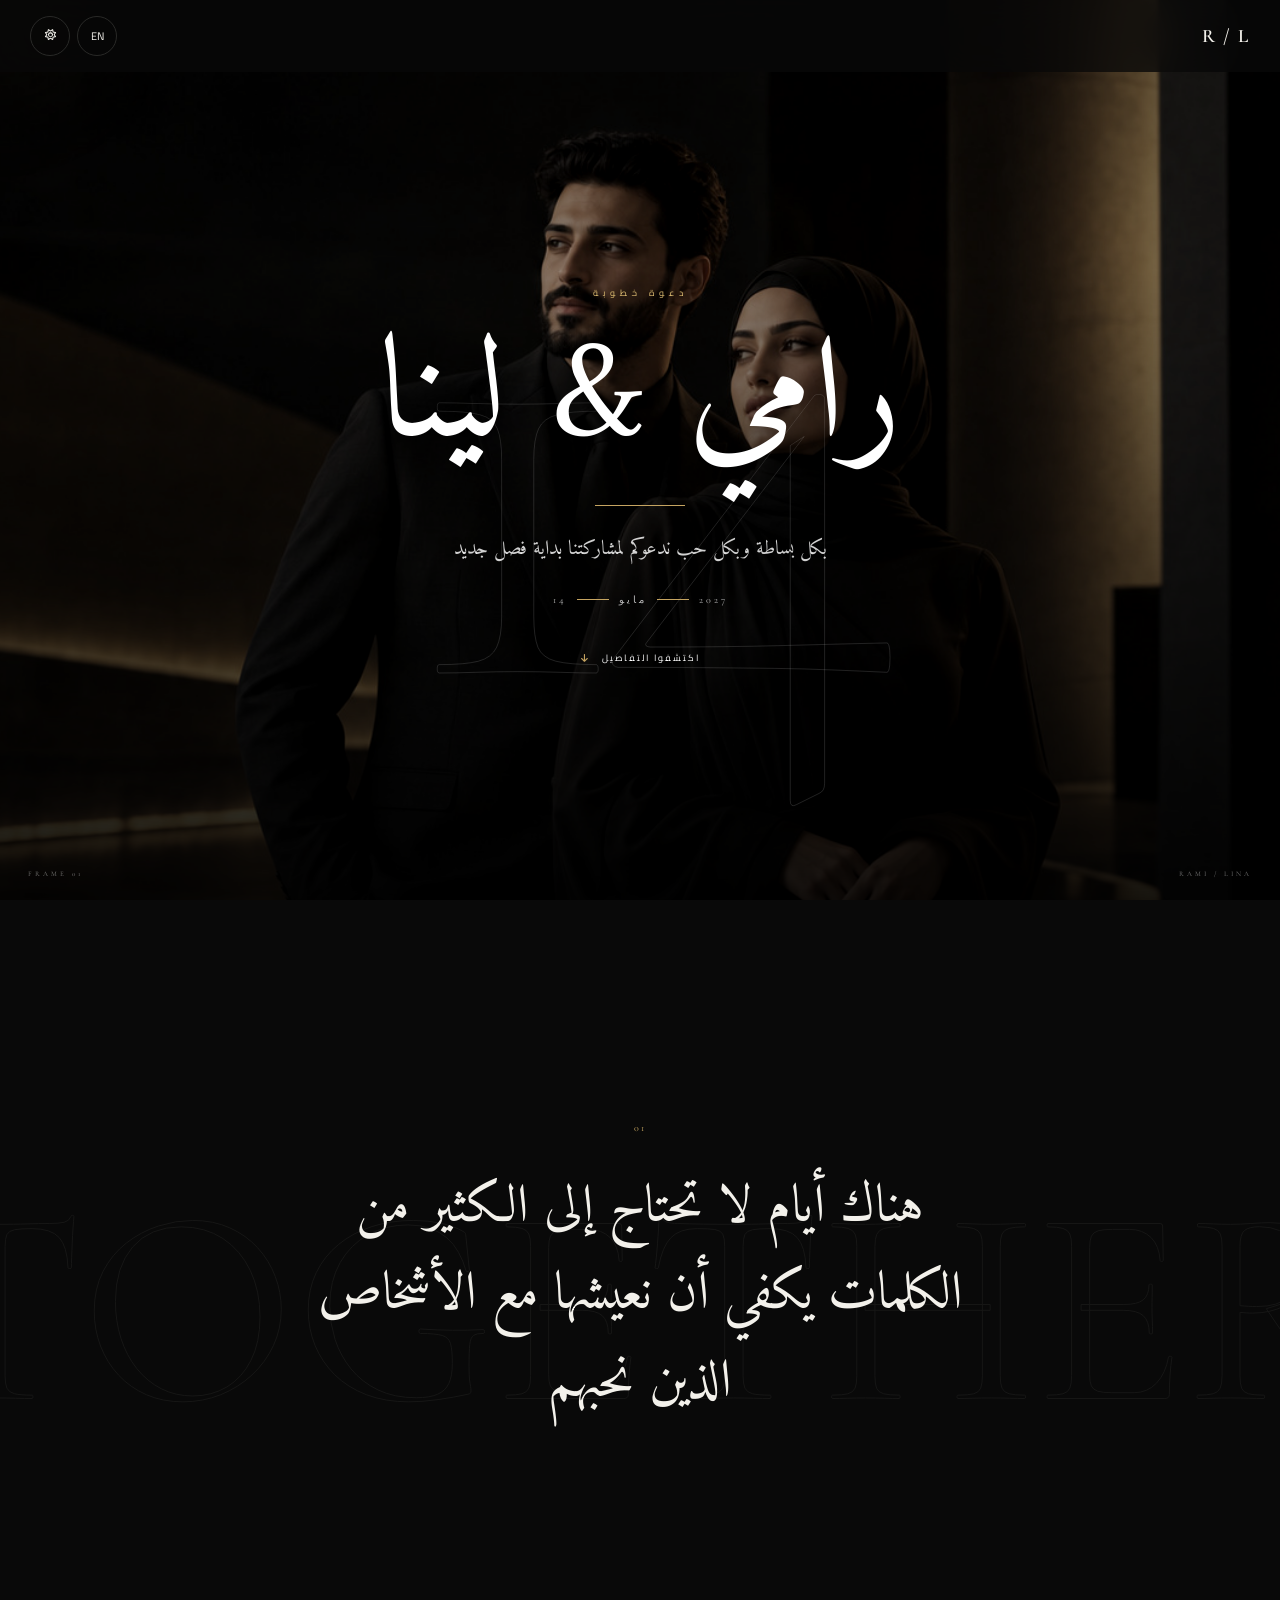
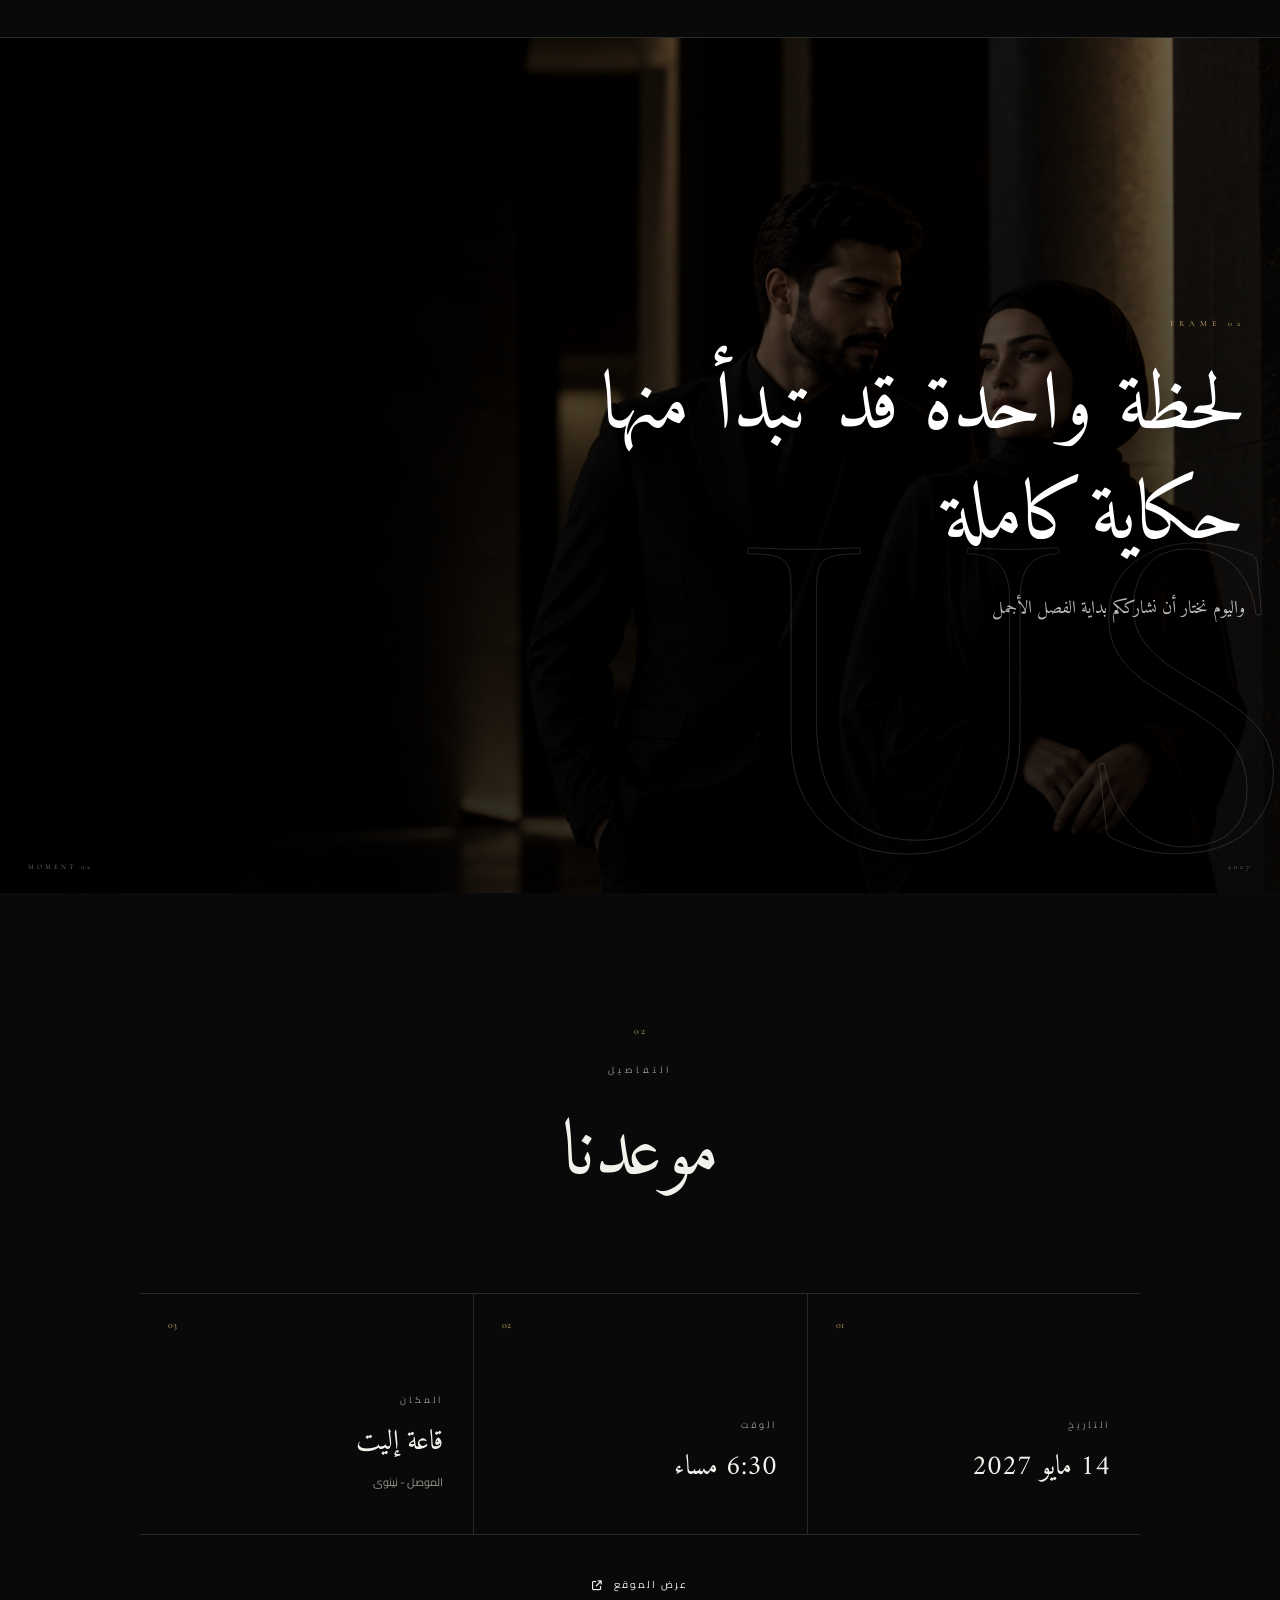
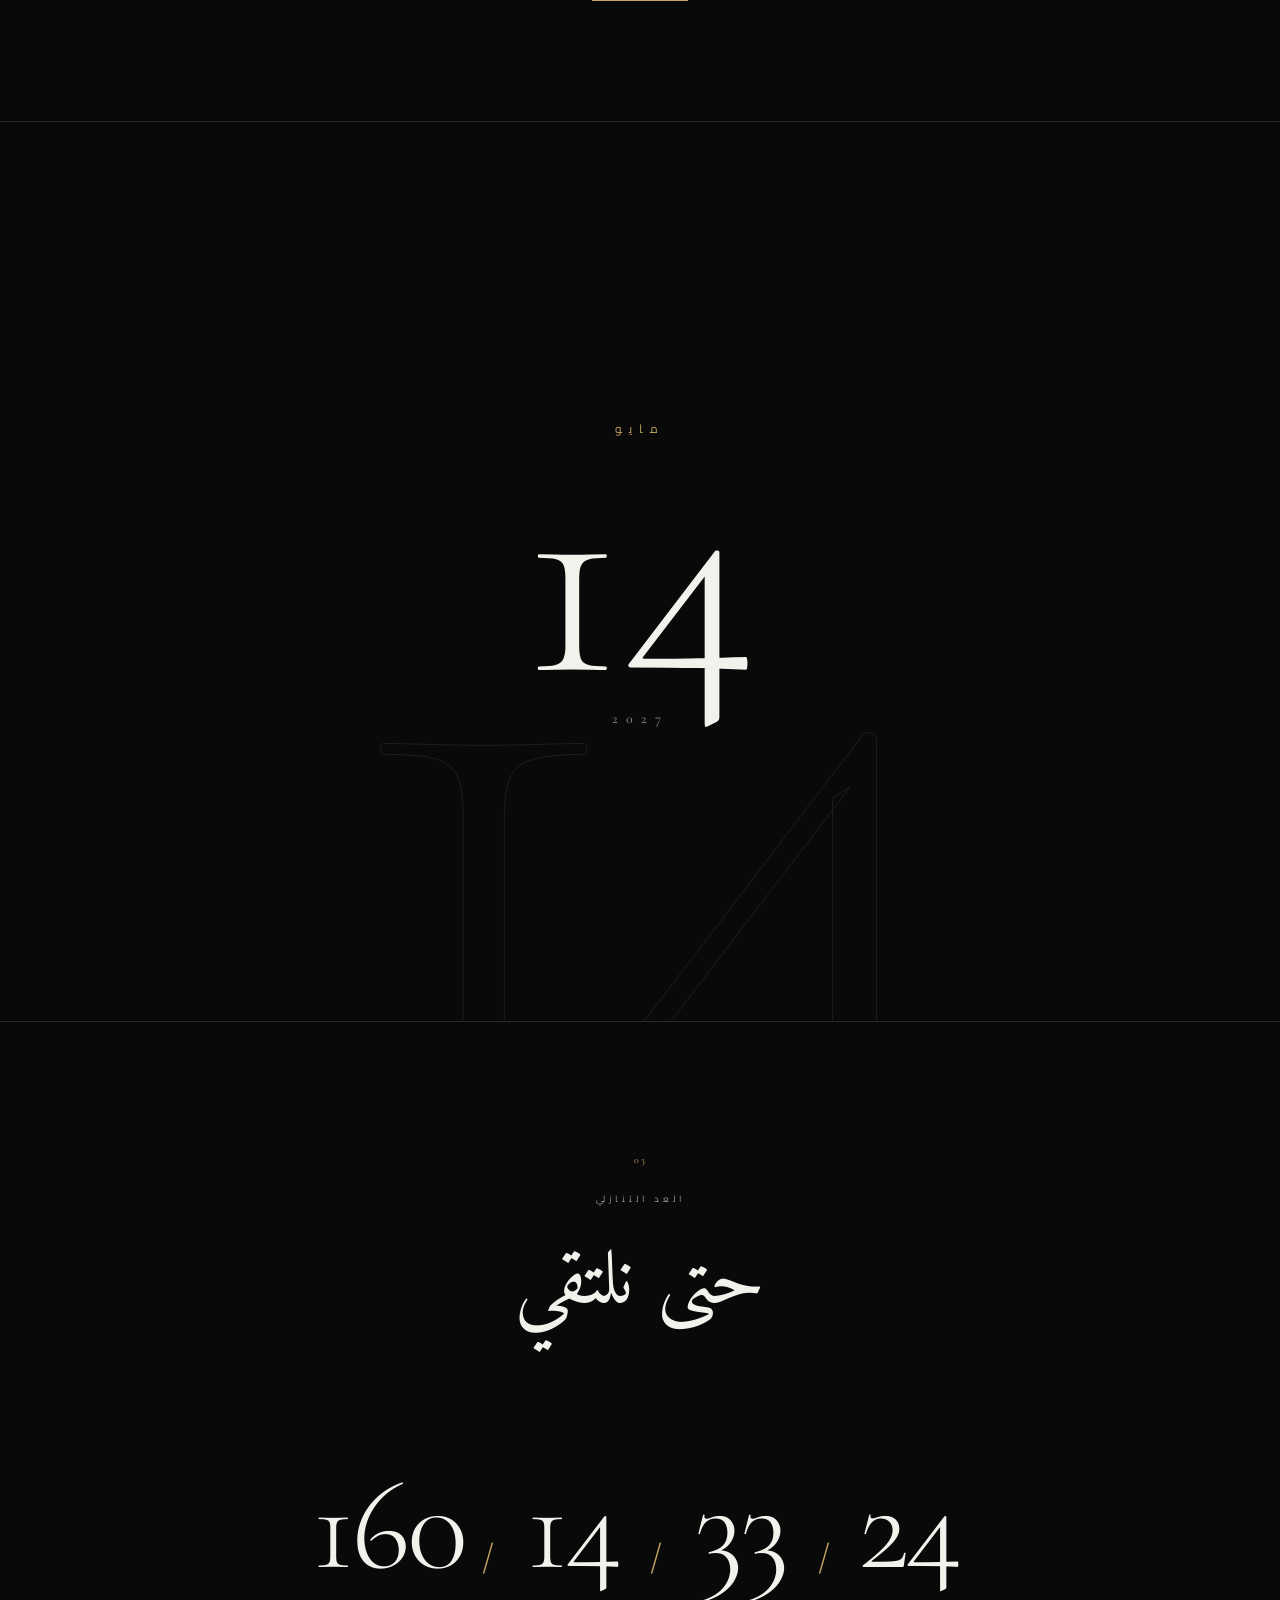
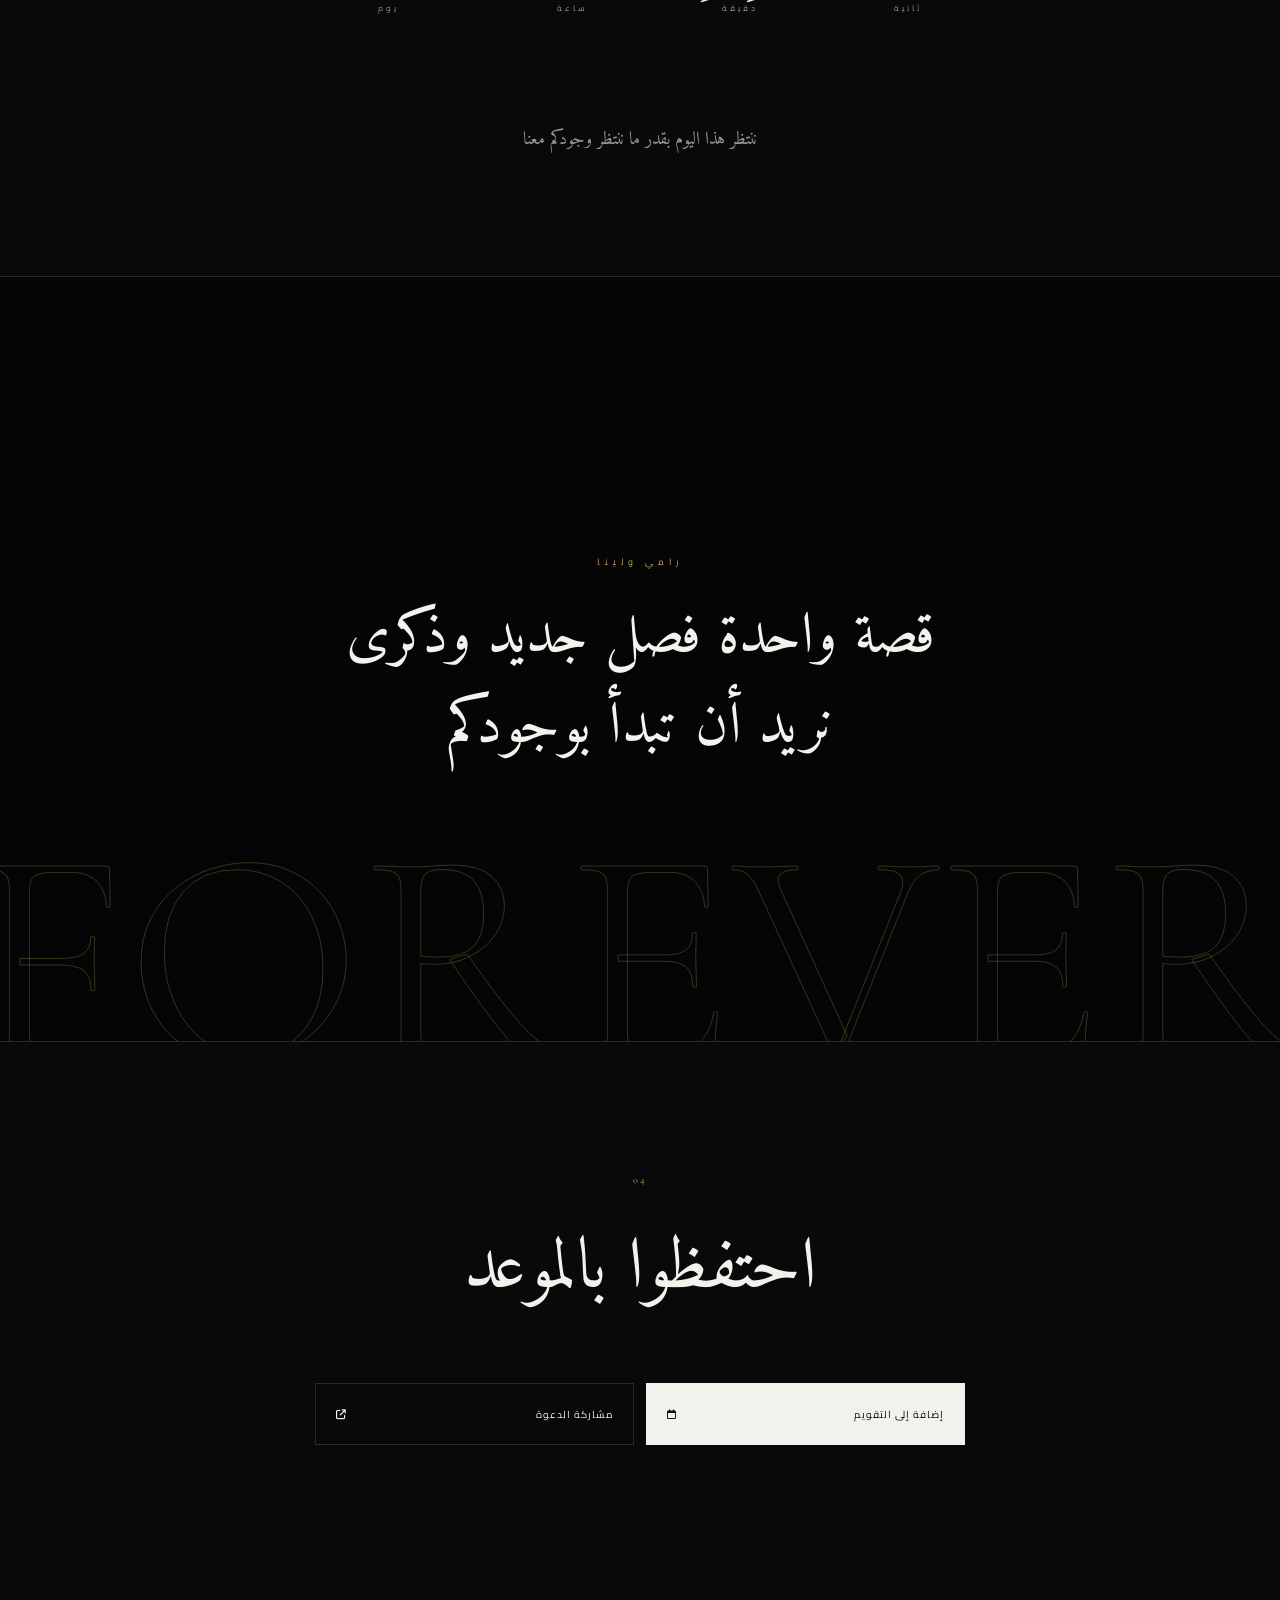
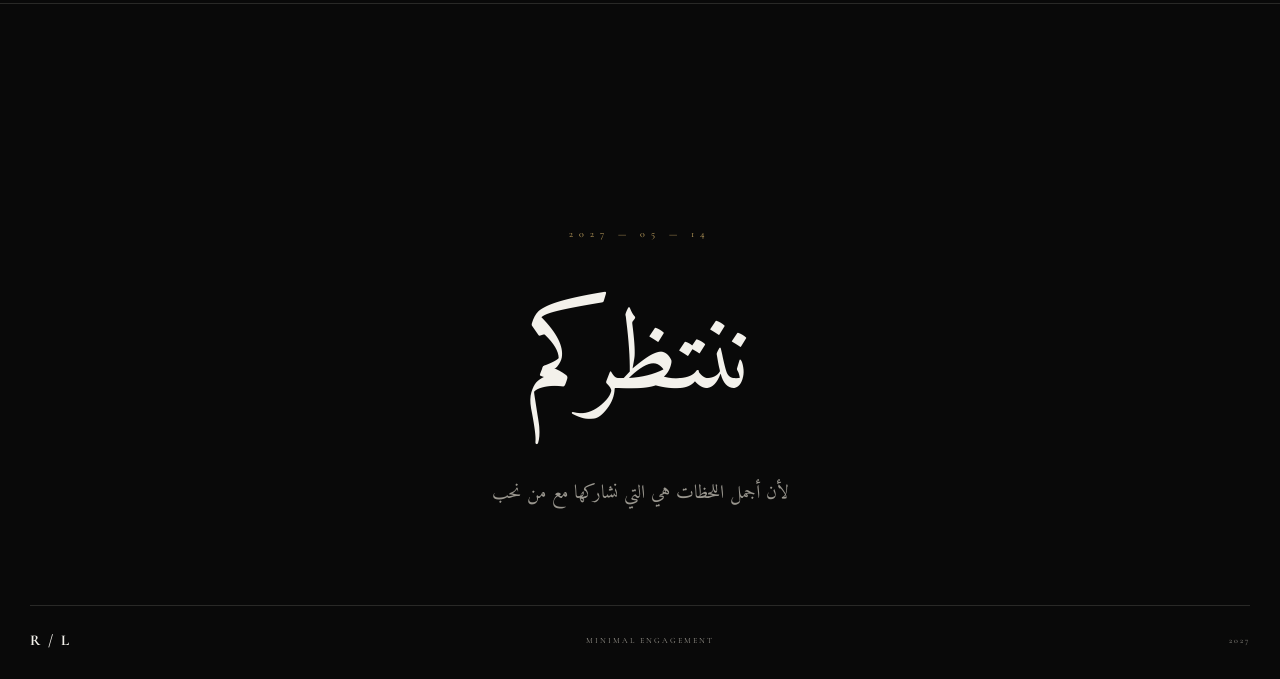
<file: templates/engagement-i/index.html>
<!DOCTYPE html>
<html lang="ar" dir="rtl">

<head>

  <meta charset="UTF-8">

  <meta
    name="viewport"
    content="width=device-width, initial-scale=1.0"
  >

  <meta
    name="theme-color"
    content="#090909"
  >

  <title>
    رامي ولينا — Minimal Luxury
  </title>

  <meta
    name="description"
    content="دعوة حفل خطوبة رامي ولينا بتصميم Minimal Luxury"
  >


  <!-- Google Fonts -->

  <link
    rel="preconnect"
    href="https://fonts.googleapis.com"
  >

  <link
    rel="preconnect"
    href="https://fonts.gstatic.com"
    crossorigin
  >

  <link
    href="https://fonts.googleapis.com/css2?family=Amiri:wght@400;700&family=Cairo:wght@300;400;500;600&family=Cormorant+Garamond:wght@300;400;500;600&display=swap"
    rel="stylesheet"
  >


  <!-- Font Awesome -->

  <link
    rel="stylesheet"
    href="https://cdnjs.cloudflare.com/ajax/libs/font-awesome/6.5.2/css/all.min.css"
  >


  <link
    rel="stylesheet"
    href="style.css"
  >

</head>


<body class="dark-mode ar">


  <!-- ==========================================
       CURSOR GLOW
  =========================================== -->

  <div
    id="cursorGlow"
    class="cursor-glow"
    aria-hidden="true"
  ></div>



  <!-- ==========================================
       HEADER
  =========================================== -->

  <header class="top-header">


    <a
      href="#hero"
      class="brand"
    >
      R / L
    </a>



    <div class="header-controls">


      <!-- LANGUAGE -->

      <button
        id="languageButton"
        class="control-button"
        type="button"
        aria-label="Change language"
      >

        <span id="languageButtonText">
          EN
        </span>

      </button>



      <!-- THEME -->

      <button
        id="themeButton"
        class="control-button"
        type="button"
        aria-label="Toggle theme"
      >

        <i
          id="themeIcon"
          class="fa-regular fa-sun"
        ></i>

      </button>


    </div>


  </header>



  <main>


    <!-- ==========================================
         HERO
         minimal-hero.jpg
    =========================================== -->

    <section
      id="hero"
      class="hero-section cinematic-background"
    >


      <img
        class="section-background-image hero-background-image"
        src="minimal-hero.jpg"
        alt="رامي ولينا"
      >


      <div class="cinematic-overlay hero-overlay"></div>



      <!-- الرقم الكبير بالخلفية -->

      <div
        class="giant-number parallax-text"
        data-speed="0.08"
        aria-hidden="true"
      >
        14
      </div>



      <div class="hero-content">


        <span
          class="eyebrow"
          data-ar="دعوة خطوبة"
          data-en="ENGAGEMENT INVITATION"
        >
          دعوة خطوبة
        </span>



        <h1
          class="hero-names"
          data-ar="رامي & لينا"
          data-en="RAMI & LINA"
        >
          رامي & لينا
        </h1>



        <div class="gold-line"></div>



        <p
          class="hero-description"
          data-ar="بكل بساطة وبكل حب ندعوكم لمشاركتنا بداية فصل جديد"
          data-en="With simplicity and love, we invite you to share the beginning of our new chapter."
        >
          بكل بساطة وبكل حب
          ندعوكم لمشاركتنا بداية فصل جديد
        </p>



        <div class="hero-date">


          <span>
            14
          </span>


          <i></i>


          <span
            data-ar="مايو"
            data-en="MAY"
          >
            مايو
          </span>


          <i></i>


          <span>
            2027
          </span>


        </div>



        <a
          href="#statement"
          class="discover-link"
        >

          <span
            data-ar="اكتشفوا التفاصيل"
            data-en="DISCOVER THE DETAILS"
          >
            اكتشفوا التفاصيل
          </span>

          <i class="fa-solid fa-arrow-down"></i>

        </a>


      </div>



      <div class="film-caption">

        <span>
          FRAME 01
        </span>

        <span>
          RAMI / LINA
        </span>

      </div>


    </section>



    <!-- ==========================================
         STATEMENT
    =========================================== -->

    <section
      id="statement"
      class="statement-section"
    >


      <div
        class="statement-word parallax-text"
        data-speed="0.05"
        aria-hidden="true"
      >
        TOGETHER
      </div>



      <div class="statement-content reveal">


        <span class="section-number">
          01
        </span>


        <p
          data-ar="هناك أيام لا تحتاج إلى الكثير من الكلمات يكفي أن نعيشها مع الأشخاص الذين نحبهم"
          data-en="Some days need very few words. They simply need to be shared with the people we love."
        >
          هناك أيام لا تحتاج إلى الكثير من الكلمات
          يكفي أن نعيشها مع الأشخاص الذين نحبهم
        </p>


      </div>


    </section>



    <!-- ==========================================
         SECOND CINEMATIC IMAGE
         minimal-story.jpg
    =========================================== -->

    <section class="cinematic-story-section cinematic-background">


      <img
        class="section-background-image story-background-image"
        src="minimal-story.jpg"
        alt="لحظة من قصة رامي ولينا"
      >


      <div class="cinematic-overlay story-overlay"></div>



      <div
        class="story-giant-word parallax-text"
        data-speed="0.06"
        aria-hidden="true"
      >
        US
      </div>



      <div class="cinematic-story-content reveal">


        <span>
          FRAME 02
        </span>


        <h2
          data-ar="لحظة واحدة قد تبدأ منها حكاية كاملة"
          data-en="One moment can become the beginning of an entire story."
        >
          لحظة واحدة قد تبدأ منها حكاية كاملة
        </h2>


        <p
          data-ar="واليوم نختار أن نشارككم بداية الفصل الأجمل"
          data-en="Today, we choose to share the beginning of our most beautiful chapter with you."
        >
          واليوم نختار أن نشارككم
          بداية الفصل الأجمل
        </p>


      </div>



      <div class="film-caption">

        <span>
          MOMENT 02
        </span>

        <span>
          2027
        </span>

      </div>


    </section>



    <!-- ==========================================
         DETAILS
    =========================================== -->

    <section
      id="details"
      class="details-section"
    >


      <div class="section-heading reveal">


        <span class="section-number">
          02
        </span>


        <span
          class="small-title"
          data-ar="التفاصيل"
          data-en="THE DETAILS"
        >
          التفاصيل
        </span>


        <h2
          data-ar="موعدنا"
          data-en="SAVE THE DATE"
        >
          موعدنا
        </h2>


      </div>



      <div class="details-grid">


        <!-- DATE -->

        <article class="detail-card reveal">


          <span class="detail-index">
            01
          </span>


          <small
            data-ar="التاريخ"
            data-en="DATE"
          >
            التاريخ
          </small>


          <strong
            data-ar="14 مايو 2027"
            data-en="14 MAY 2027"
          >
            14 مايو 2027
          </strong>


        </article>



        <!-- TIME -->

        <article class="detail-card reveal">


          <span class="detail-index">
            02
          </span>


          <small
            data-ar="الوقت"
            data-en="TIME"
          >
            الوقت
          </small>


          <strong
            data-ar="6:30 مساء"
            data-en="6:30 PM"
          >
            6:30 مساء
          </strong>


        </article>



        <!-- VENUE -->

        <article class="detail-card reveal">


          <span class="detail-index">
            03
          </span>


          <small
            data-ar="المكان"
            data-en="VENUE"
          >
            المكان
          </small>


          <strong
            data-ar="قاعة إليت"
            data-en="ELITE HALL"
          >
            قاعة إليت
          </strong>


          <span
            class="venue-city"
            data-ar="الموصل - نينوى"
            data-en="MOSUL — NINEVEH"
          >
            الموصل - نينوى
          </span>


        </article>


      </div>



      <a
        class="location-link reveal"
        href="https://www.google.com/maps/search/?api=1&query=Elite+Hall+Mosul"
        target="_blank"
        rel="noopener noreferrer"
      >

        <span
          data-ar="عرض الموقع"
          data-en="VIEW LOCATION"
        >
          عرض الموقع
        </span>

        <i class="fa-solid fa-arrow-up-right-from-square"></i>

      </a>


    </section>



    <!-- ==========================================
         BIG DATE
    =========================================== -->

    <section class="date-section">


      <div
        class="date-background parallax-text"
        data-speed="0.07"
        aria-hidden="true"
      >
        14
      </div>



      <div class="date-content reveal">


        <span
          data-ar="مايو"
          data-en="MAY"
        >
          مايو
        </span>


        <strong>
          14
        </strong>


        <small>
          2027
        </small>


      </div>


    </section>



    <!-- ==========================================
         COUNTDOWN
    =========================================== -->

    <section class="countdown-section">


      <div class="section-heading reveal">


        <span class="section-number">
          03
        </span>


        <span
          class="small-title"
          data-ar="العد التنازلي"
          data-en="COUNTDOWN"
        >
          العد التنازلي
        </span>


        <h2
          data-ar="حتى نلتقي"
          data-en="UNTIL WE MEET"
        >
          حتى نلتقي
        </h2>


      </div>



      <div class="countdown-container reveal">


        <div class="countdown-unit">

          <strong id="days">
            000
          </strong>

          <span
            data-ar="يوم"
            data-en="DAYS"
          >
            يوم
          </span>

        </div>



        <div class="countdown-divider">
          /
        </div>



        <div class="countdown-unit">

          <strong id="hours">
            00
          </strong>

          <span
            data-ar="ساعة"
            data-en="HOURS"
          >
            ساعة
          </span>

        </div>



        <div class="countdown-divider">
          /
        </div>



        <div class="countdown-unit">

          <strong id="minutes">
            00
          </strong>

          <span
            data-ar="دقيقة"
            data-en="MINUTES"
          >
            دقيقة
          </span>

        </div>



        <div class="countdown-divider">
          /
        </div>



        <div class="countdown-unit">

          <strong id="seconds">
            00
          </strong>

          <span
            data-ar="ثانية"
            data-en="SECONDS"
          >
            ثانية
          </span>

        </div>


      </div>



      <p
        id="countdownMessage"
        class="countdown-message reveal"
        data-ar="ننتظر هذا اليوم بقدر ما ننتظر وجودكم معنا"
        data-en="We look forward to this day, and even more to sharing it with you."
      >
        ننتظر هذا اليوم بقدر ما ننتظر وجودكم معنا
      </p>


    </section>



    <!-- ==========================================
         FOREVER TYPOGRAPHY
    =========================================== -->

    <section class="typography-section">


      <div
        class="large-word parallax-text"
        data-speed="0.06"
        aria-hidden="true"
      >
        FOREVER
      </div>



      <div class="typography-content reveal">


        <span
          data-ar="رامي ولينا"
          data-en="RAMI & LINA"
        >
          رامي ولينا
        </span>


        <p
          data-ar="قصة واحدة فصل جديد وذكرى نريد أن تبدأ بوجودكم"
          data-en="One story. A new chapter. A memory we would love to begin with you."
        >
          قصة واحدة
          فصل جديد
          وذكرى نريد أن تبدأ بوجودكم
        </p>


      </div>


    </section>



    <!-- ==========================================
         ACTIONS
    =========================================== -->

    <section class="actions-section">


      <div class="actions-header reveal">


        <span class="section-number">
          04
        </span>


        <h2
          data-ar="احتفظوا بالموعد"
          data-en="KEEP THE DATE"
        >
          احتفظوا بالموعد
        </h2>


      </div>



      <div class="actions-grid reveal">


        <button
          id="calendarButton"
          class="minimal-button primary"
          type="button"
        >

          <span
            data-ar="إضافة إلى التقويم"
            data-en="ADD TO CALENDAR"
          >
            إضافة إلى التقويم
          </span>

          <i class="fa-regular fa-calendar"></i>

        </button>



        <button
          id="shareButton"
          class="minimal-button"
          type="button"
        >

          <span
            data-ar="مشاركة الدعوة"
            data-en="SHARE INVITATION"
          >
            مشاركة الدعوة
          </span>

          <i class="fa-solid fa-arrow-up-right-from-square"></i>

        </button>


      </div>



      <p
        id="shareMessage"
        class="share-message"
      ></p>


    </section>



    <!-- ==========================================
         FOOTER
    =========================================== -->

    <footer class="minimal-footer">


      <div class="footer-top reveal">


        <span>
          14 — 05 — 2027
        </span>


        <h2
          data-ar="ننتظركم"
          data-en="SEE YOU THERE"
        >
          ننتظركم
        </h2>


        <p
          data-ar="لأن أجمل اللحظات هي التي نشاركها مع من نحب"
          data-en="Because the finest moments are the ones we share with the people we love."
        >
          لأن أجمل اللحظات
          هي التي نشاركها مع من نحب
        </p>


      </div>



      <div class="footer-bottom">


        <strong>
          R / L
        </strong>


        <span>
          MINIMAL ENGAGEMENT
        </span>


        <span>
          2027
        </span>


      </div>


    </footer>


  </main>


  <script src="script.js"></script>

</body>

</html>
</file>
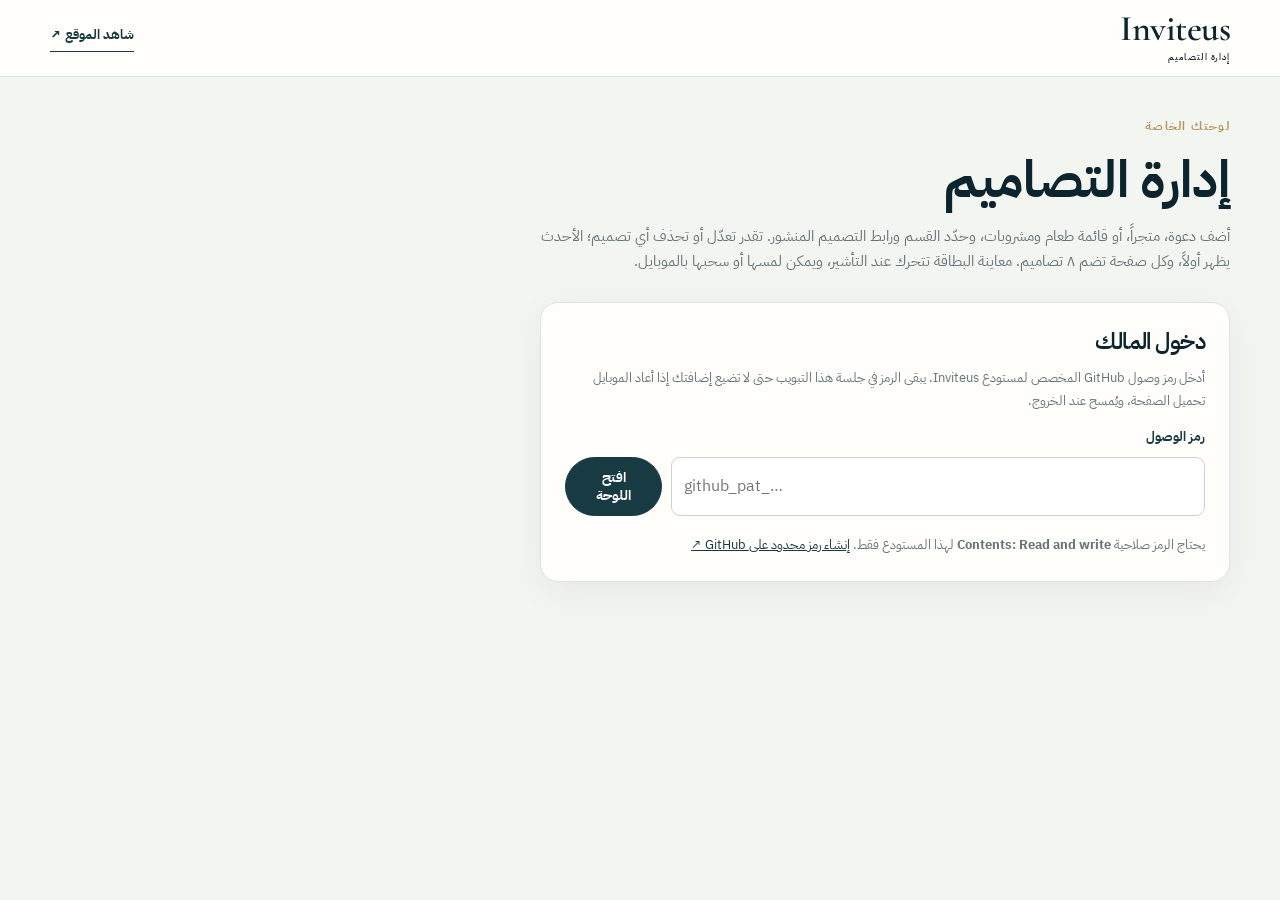
<file: admin.html>
<!doctype html>
<html lang="ar" dir="rtl">
<head>
  <meta charset="utf-8">
  <meta name="viewport" content="width=device-width, initial-scale=1">
  <meta name="robots" content="noindex, nofollow">
  <meta name="theme-color" content="#142b35">
  <title>إدارة التصاميم | Inviteus</title>
  <link rel="stylesheet" href="style.css?v=20260929-mobile-logo">
  <link rel="stylesheet" href="admin.css?v=20261005-delete-categories">
  <script src="taxonomy.js?v=20261002-categories" defer></script>
  <script src="admin.js?v=20261005-delete-categories" defer></script>
</head>
<body>
  <header class="admin-header"><div class="container admin-header-inner"><a class="brand" href="index.html">Inviteus<span>إدارة التصاميم</span></a><a class="text-link" href="index.html" target="_blank" rel="noopener noreferrer">شاهد الموقع ↗</a></div></header>
  <main class="container admin-main">
    <div class="admin-heading"><p class="eyebrow">لوحتك الخاصة</p><h1>إدارة التصاميم</h1><p>أضف دعوة، متجراً، أو قائمة طعام ومشروبات، وحدّد القسم ورابط التصميم المنشور. تقدر تعدّل أو تحذف أي تصميم؛ الأحدث يظهر أولاً، وكل صفحة تضم ٨ تصاميم. معاينة البطاقة تتحرك عند التأشير، ويمكن لمسها أو سحبها بالموبايل.</p></div>

    <section class="admin-login" id="login-panel" aria-labelledby="login-title">
      <h2 id="login-title">دخول المالك</h2>
      <p>أدخل رمز وصول GitHub المخصص لمستودع Inviteus. يبقى الرمز في جلسة هذا التبويب حتى لا تضيع إضافتك إذا أعاد الموبايل تحميل الصفحة، ويُمسح عند الخروج.</p>
      <form id="login-form"><label for="access-token">رمز الوصول</label><div class="login-row"><input id="access-token" name="access-token" type="password" autocomplete="off" spellcheck="false" required placeholder="github_pat_…"><button class="button" type="submit">افتح اللوحة</button></div></form>
      <p class="admin-help">يحتاج الرمز صلاحية <b>Contents: Read and write</b> لهذا المستودع فقط. <a href="https://github.com/settings/personal-access-tokens/new" target="_blank" rel="noopener noreferrer">إنشاء رمز محدود على GitHub ↗</a></p>
    </section>

    <p id="admin-status" class="admin-status" role="status" aria-live="polite"></p>
    <div id="admin-workspace" hidden>
      <div class="admin-toolbar"><div><strong id="catalog-count">التصاميم</strong><span id="connected-user"></span></div><div class="toolbar-actions"><button type="button" class="button secondary" id="new-template">+ تصميم جديد</button><button type="button" class="button secondary" id="reload-catalog">تحديث القائمة</button><button type="button" class="text-link" id="logout">خروج</button></div></div>
      <details class="admin-taxonomy">
        <summary id="taxonomy-title">الأصناف والأقسام <span>إضافة أو حذف صنف رئيسي أو قسم</span></summary>
        <p class="editor-hint">الصنف هو المجموعة الرئيسية، مثل «تصميم الدعوات»، والقسم يكون داخلها، مثل «خطوبة». الحذف ينعكس على الموقع، ويُمنع إذا كان العنصر مرتبطاً بتصاميم حتى تبقى بطاقاتك محفوظة.</p>
        <div id="taxonomy-list" class="taxonomy-list"></div>
        <div class="taxonomy-forms">
          <form id="group-form"><h3>إضافة صنف رئيسي</h3><label for="group-name">اسم الصنف</label><input id="group-name" required maxlength="80" placeholder="مثلاً: تصاميم الأعمال"><button type="submit" class="button secondary" id="save-group">+ إضافة الصنف</button></form>
          <form id="category-form"><h3>إضافة قسم داخل صنف</h3><label for="category-group">الصنف الرئيسي</label><select id="category-group" required></select><label for="category-name">اسم القسم</label><input id="category-name" required maxlength="80" placeholder="مثلاً: تخرج"><button type="submit" class="button secondary" id="save-category">+ إضافة القسم</button></form>
        </div>
      </details>
      <div class="admin-layout">
        <section class="admin-list" aria-labelledby="list-title"><h2 id="list-title">التصاميم الموجودة</h2><nav id="admin-pages-top" class="pagination" aria-label="صفحات التصاميم في اللوحة، أعلى القائمة"></nav><div id="admin-cards"></div><nav id="admin-pages-bottom" class="pagination" aria-label="صفحات التصاميم في اللوحة، أسفل القائمة"></nav></section>
        <section class="admin-editor" aria-labelledby="editor-title"><h2 id="editor-title">إضافة تصميم</h2><p class="editor-hint">المعرض يعرض التصميم المنشور على مساحة البطاقة كاملة. ما تحتاج ترفع صورة أو تضيف رابط مستودع التصميم.</p>
          <form id="template-form">
            <input id="template-id" type="hidden">
            <div class="admin-fields">
              <label>اسم التصميم بالعربي <span>*</span><input id="template-name" maxlength="80" required placeholder="مثلاً: ليلة العمر"></label>
              <label>الاسم بالإنجليزي <input id="template-english" maxlength="80" placeholder="Optional"></label>
              <label>القسم <span>*</span><select id="template-category" required><optgroup label="تصميم الدعوات"><option value="engagement">خطوبة</option><option value="henna">حنة</option><option value="wedding">زفاف</option><option value="conferences">مؤتمرات</option><option value="openings">افتتاحيات</option></optgroup><optgroup label="التجارة الإلكترونية"><option value="stores">متاجر</option><option value="food-menus">قوائم الطعام</option><option value="drink-menus">قوائم المشروبات</option></optgroup></select></label>
              <label>رابط التصميم المنشور <span>*</span><input id="template-url" type="url" inputmode="url" required placeholder="https://example.com/design/"></label>
              <label class="field-full">رابط العرض داخل البطاقة <small>اختياري؛ إذا تركته فارغاً، يظهر رابط التصميم المنشور نفسه على مساحة البطاقة.</small><input id="template-mockup" type="url" inputmode="url" placeholder="رابط صفحة عرض خاصة أو رابط التصميم المنشور"></label>
              <label class="field-full">رابط فيديو المعاينة الصامت <small>اختياري؛ يفيد للتصاميم المنشورة في موقع آخر حتى تتحرك المعاينة تلقائياً عند التأشير أو اللمس. استخدم رابط MP4 أو WebM مباشر.</small><input id="template-mockup-video" type="url" inputmode="url" placeholder="https://…/preview.mp4"></label>
              <label class="field-full">تفاصيل التصميم <span>*</span><textarea id="template-description" rows="3" maxlength="380" required placeholder="شنو يميّز التصميم؟"></textarea></label>
            </div>
            <fieldset><legend>طابع التصميم</legend><div id="style-options" class="choice-grid"></div></fieldset>
            <fieldset><legend>تفاصيل موجودة في التصميم</legend><div id="feature-options" class="choice-grid"></div></fieldset>
            <div class="editor-actions"><button type="submit" class="button" id="save-template">حفظ التصميم</button><button type="button" class="button secondary" id="cancel-edit">إلغاء التعديل</button></div>
          </form>
        </section>
      </div>
    </div>
  </main>
</body>
</html>
</file>
<file: style.css>
@import url('https://fonts.googleapis.com/css2?family=Cormorant+Garamond:wght@500;600&family=IBM+Plex+Sans+Arabic:wght@400;500;600;700&display=swap');

:root {
  color-scheme: light;
  --plum: #183a42;
  --plum-dark: #0b242d;
  --rose: #4f827d;
  --cream: #f5f5f0;
  --cream-deep: #e7ece7;
  --ink: #192d34;
  --muted: #65767b;
  --gold: #b8915d;
  --line: #dce5df;
  --white: #fffefa;
  --shadow: 0 22px 56px rgba(12, 43, 47, .11);
}

*, *::before, *::after { box-sizing: border-box; }
html { scroll-behavior: smooth; scroll-padding-top: 90px; }
body { margin: 0; min-width: 320px; color: var(--ink); background: var(--white); font-family: 'IBM Plex Sans Arabic', Tahoma, sans-serif; line-height: 1.7; }
body.modal-open { overflow: hidden; }
button, input, select { font: inherit; }
button { cursor: pointer; }
a { color: inherit; text-decoration: none; }
img { display: block; max-width: 100%; }
[hidden] { display: none !important; }
:focus-visible { outline: 3px solid var(--gold); outline-offset: 3px; }
.container { width: min(100% - 36px, 1180px); margin-inline: auto; }
.section { padding-block: 74px; }
.eyebrow { margin: 0 0 10px; color: var(--gold); font-size: .78rem; font-weight: 700; letter-spacing: .1em; }
h1, h2, h3, p { margin-top: 0; }
h1, h2, h3 { line-height: 1.32; }
h2 { font-size: clamp(2rem, 4vw, 3.2rem); font-weight: 600; letter-spacing: -.025em; }
.text-link { border: 0; padding: 0 0 4px; background: none; border-bottom: 1px solid currentColor; color: var(--plum); font-weight: 700; }
.button { display: inline-flex; align-items: center; justify-content: center; gap: 12px; min-height: 48px; padding: 10px 22px; border: 1px solid var(--plum); border-radius: 99px; background: var(--plum); color: white; font-size: .9rem; font-weight: 700; line-height: 1.3; text-align: center; transition: transform .2s, background .2s, box-shadow .2s; }
.button:hover { transform: translateY(-2px); background: var(--plum-dark); box-shadow: 0 10px 25px rgba(13,55,61,.17); }
.button.secondary { background: transparent; color: var(--plum); }
.button.secondary:hover { background: var(--cream); }
.button.light { border-color: var(--white); background: var(--white); color: var(--plum); }
.button.light:hover { background: var(--cream); }
.button.small { min-height: 41px; padding: 8px 16px; }
.skip-link { position: fixed; z-index: 100; top: -100px; right: 16px; padding: 10px 20px; background: var(--plum); color: white; }
.skip-link:focus { top: 12px; }

.principle { display: flex; justify-content: center; align-items: center; gap: 7px; flex-wrap: wrap; min-height: 42px; padding: 8px 16px; background: #102b33; color: #f2e6cc; font-size: .78rem; text-align: center; line-height: 1.5; }
.principle > span { color: #d8bb86; font-size: 1rem; }
.principle strong { font-weight: 700; }
.site-header { position: sticky; z-index: 40; top: 0; background: rgba(255,254,250,.97); border-bottom: 1px solid var(--line); backdrop-filter: blur(12px); }
.header-inner { display: flex; align-items: center; justify-content: space-between; gap: 12px; min-height: 72px; }
.brand { display: inline-flex; flex-direction: column; color: var(--plum-dark); direction: ltr; font: 600 2.25rem/.86 'Cormorant Garamond', Georgia, serif; letter-spacing: -.015em; white-space: nowrap; }
.brand span { margin-top: 8px; font: 500 .56rem/1.1 'IBM Plex Sans Arabic', Tahoma, sans-serif; letter-spacing: .1em; direction: rtl; text-align: right; }
.site-header nav { display: none; position: absolute; top: 100%; right: 0; left: 0; padding: 15px 18px 18px; background: var(--white); border-bottom: 1px solid var(--line); box-shadow: var(--shadow); }
.site-header nav.is-open { display: grid; gap: 3px; }
.site-header nav a { padding: 10px 12px; font-weight: 600; font-size: .86rem; }
.site-header nav a:hover { color: var(--plum); background: var(--cream); }
.header-actions { display: flex; align-items: center; gap: 8px; }
.icon-button { display: inline-flex; align-items: center; justify-content: center; gap: 4px; min-width: 40px; min-height: 40px; border: 1px solid var(--line); border-radius: 50%; background: var(--white); color: var(--plum); font-size: 1.45rem; line-height: 1; }
.favorite-nav { position: relative; width: 48px; height: 48px; padding: 0; border: 0; background: transparent; }
.heart-icon { display: block; width: 27px; height: 27px; overflow: visible; }
.heart-icon path { fill: none; stroke: currentColor; stroke-width: 2.5; stroke-linejoin: round; }
.favorite-nav .heart-icon { width: 44px; height: 44px; }
.favorite-nav span { position: absolute; top: 45%; left: 50%; transform: translate(-50%, -50%); color: var(--plum); font-size: .75rem; font-weight: 700; line-height: 1; }
.favorite-nav.has-favorites .heart-icon path { fill: var(--plum); }
.favorite-nav.has-favorites span { color: white; }
.header-contact { display: none; }

.hero { position: relative; overflow: hidden; background: radial-gradient(circle at 12% 15%, rgba(198,170,121,.19), transparent 32%), linear-gradient(132deg, #10323b 0%, #0d252f 57%, #153d41 100%); color: #fffefa; }
.hero::before, .hero::after { content: ''; position: absolute; width: 420px; height: 420px; border: 1px solid rgba(232,210,172,.14); border-radius: 50%; pointer-events: none; }
.hero::before { top: -280px; left: -100px; }
.hero::after { bottom: -330px; right: -160px; }
.hero-inner { position: relative; z-index: 1; display: grid; align-items: center; min-height: 510px; padding-block: 76px 68px; }
.hero-copy { max-width: 710px; }
.hero .eyebrow { color: #d8bf93; }
.hero .eyebrow span { margin-inline: 7px; }
.hero h1 { margin-bottom: 24px; color: #fffdfa; font-size: clamp(2.75rem, 5.2vw, 5rem); font-weight: 600; line-height: 1.2; letter-spacing: -.045em; }
.hero h1 em { color: #e1c18a; font-style: normal; }
.hero-description { max-width: 555px; margin-bottom: 30px; color: #d9e5e1; font-size: .98rem; line-height: 2.05; }
.hero-actions { display: flex; align-items: center; gap: 20px; flex-wrap: wrap; }
.hero-actions .button { border-color: #e1c18a; background: #e1c18a; color: #142b35; }
.hero-actions .button:hover { background: #f0d6a5; }
.hero-actions .text-link { color: #f5efe3; }
.hero-footnote { display: flex; gap: 10px 20px; flex-wrap: wrap; margin-top: 40px; padding-top: 22px; border-top: 1px solid rgba(255,255,255,.22); color: #bdcfcb; font-size: .75rem; }
.hero-footnote span::before { content: '✧'; margin-left: 6px; color: #e1c18a; }
.hero-signature { display: flex; grid-row: 1; width: min(44vw, 185px); aspect-ratio: 1; align-items: center; justify-content: center; flex-direction: column; justify-self: center; margin-bottom: 28px; border: 1px solid rgba(225,193,138,.42); border-radius: 50%; color: #e1c18a; text-align: center; box-shadow: inset 0 0 0 9px rgba(225,193,138,.035), 0 0 0 12px rgba(225,193,138,.035); }
.hero-copy { grid-row: 2; }
.hero-signature > span { font: 600 .52rem 'Cormorant Garamond', Georgia, serif; letter-spacing: .12em; }
.hero-signature strong { display: flex; align-items: center; gap: 5px; direction: ltr; font: 500 clamp(4.1rem, 17vw, 5.5rem)/1 'Cormorant Garamond', Georgia, serif; }
.hero-signature strong span { font: 1rem 'IBM Plex Sans Arabic', sans-serif; }
.hero-signature small { font: .5rem 'IBM Plex Sans Arabic', sans-serif; letter-spacing: .14em; }

.browse-note-wrap { padding-block: 32px; background: #eef2ec; border-block: 1px solid var(--line); }
.browse-note { display: grid; gap: 15px; align-items: center; }
.browse-note .note-icon { width: 52px; height: 52px; display: grid; place-items: center; border: 1px solid var(--gold); border-radius: 50%; color: var(--gold); font-size: 1.6rem; }
.browse-note h2 { margin-bottom: 8px; color: var(--plum); font-size: clamp(1.35rem, 3vw, 2rem); }
.browse-note p:last-child { margin-bottom: 0; color: var(--muted); font-size: .9rem; }
.browse-note .button { justify-self: start; }

.gallery-section { background: #fffefa; }
.section-heading { display: flex; justify-content: space-between; gap: 14px 32px; flex-wrap: wrap; align-items: end; margin-bottom: 30px; }
.section-heading h2 { margin-bottom: 0; color: var(--plum-dark); }
.section-heading > p { max-width: 330px; margin-bottom: 4px; color: var(--muted); font-size: .9rem; }
.design-group-grid { display: grid; gap: 18px; margin-bottom: 26px; }
.design-group { min-width: 0; padding: 20px; border: 1px solid var(--line); border-radius: 18px; background: var(--cream); scroll-margin-top: 94px; }
.design-group.is-active { border-color: var(--plum); box-shadow: 0 8px 28px rgba(20,54,59,.09); }
.design-group-heading { display: flex; flex-wrap: wrap; justify-content: space-between; align-items: end; gap: 8px 15px; margin-bottom: 17px; }
.design-group-heading .eyebrow { margin-bottom: 4px; }
.design-group-heading h3 { margin: 0 0 5px; color: var(--plum-dark); font-size: 1.5rem; }
.design-group-heading p:last-child { margin: 0; color: var(--muted); font-size: .78rem; }
.design-group-heading .text-link { font-size: .73rem; }
.design-group .category-list { padding-bottom: 0; }
.design-group .category-card { min-height: 96px; background: var(--white); }
.design-group .category-card.active { background: var(--plum); }
.active-group-title { margin: 0; padding-top: 8px; color: var(--plum-dark); font-size: clamp(1.45rem, 2.5vw, 2rem); scroll-margin-top: 92px; }
.category-list { display: grid; grid-template-columns: repeat(3, minmax(0, 1fr)); gap: 8px; padding: 0 1px 15px; }
.category-card { min-width: 0; min-height: 105px; display: flex; flex-direction: column; align-items: start; justify-content: center; gap: 5px; padding: 12px; border: 1px solid var(--line); border-radius: 13px; background: var(--white); color: var(--ink); text-align: right; scroll-snap-align: start; transition: background .2s, transform .2s, border-color .2s; }
.category-card:hover { transform: translateY(-3px); border-color: var(--rose); }
.category-card.active { border-color: var(--plum); background: var(--plum); color: white; }
.category-symbol { color: var(--gold); font-size: 1.4rem; line-height: 1; }
.category-card strong { font-size: .82rem; line-height: 1.5; }
.category-card small { color: var(--muted); font-size: .72rem; }
.category-card.active small { color: #c9ddda; }
.results-line { display: flex; justify-content: space-between; align-items: center; gap: 15px; margin: 24px 0 18px; }
.results-line p { margin: 0; color: var(--muted); font-size: .78rem; }
.results-line .text-link { font-size: .73rem; white-space: nowrap; }
.pagination { display: flex; flex-wrap: wrap; align-items: center; justify-content: space-between; gap: 10px; margin: 16px 0; color: var(--muted); font-size: .78rem; scroll-margin-top: 82px; }
.pagination:empty { display: none; }
.page-buttons { display: flex; flex-wrap: wrap; gap: 5px; }
.page-buttons button { display: grid; place-items: center; min-width: 38px; min-height: 38px; padding: 5px 9px; border: 1px solid var(--line); border-radius: 9px; background: var(--white); color: var(--plum); font: inherit; font-weight: 700; cursor: pointer; }
.page-buttons button:hover:not(:disabled), .page-buttons button[aria-current="page"] { border-color: var(--plum); background: var(--plum); color: white; }
.page-buttons button:disabled { opacity: .38; cursor: default; }
.template-grid { display: grid; gap: 22px; }
.template-card { overflow: hidden; border: 1px solid var(--line); border-radius: 18px; background: white; box-shadow: 0 10px 30px rgba(20,54,59,.055); transition: transform .25s, box-shadow .25s; }
.template-card:hover { transform: translateY(-5px); box-shadow: var(--shadow); }
.card-cover { position: relative; overflow: hidden; aspect-ratio: 4/5; background: var(--cream-deep); }
.cover-link { display: block; width: 100%; height: 100%; touch-action: pan-y; }
.mockup-stage { position: relative; width: 100%; height: 100%; overflow: hidden; background: linear-gradient(155deg, #f6f4e9, #d6e3dd); }
.mockup-stage iframe { position: absolute; inset: 0; display: block; width: 100%; height: 100%; border: 0; opacity: 0; pointer-events: none; transition: opacity .25s; }
.mockup-stage iframe.loaded { opacity: 1; }
.mockup-video { position: absolute; inset: 0; width: 100%; height: 100%; object-fit: cover; opacity: 0; pointer-events: none; transition: opacity .25s; }
.mockup-stage.is-previewing .mockup-video { opacity: 1; }
.mockup-cue { position: absolute; z-index: 1; inset-inline: 16px; bottom: 62px; width: fit-content; max-width: calc(100% - 32px); padding: 7px 11px; border-radius: 99px; background: rgba(15, 43, 50, .87); color: white; font-size: .68rem; opacity: 0; pointer-events: none; transition: opacity .2s; }
.mockup-stage:hover .mockup-cue, .mockup-stage.is-previewing .mockup-cue, .mockup-stage.manual-preview .mockup-cue { opacity: 1; }
.mockup-loading { position: absolute; inset: 0; display: grid; place-items: center; padding: 20px; color: var(--plum); font-size: .9rem; text-align: center; }
.cover-open { position: absolute; right: 15px; bottom: 15px; padding: 7px 12px; border-radius: 99px; background: rgba(255,254,250,.95); color: var(--plum); font-size: .72rem; font-weight: 700; }
.card-badge { position: absolute; z-index: 1; top: 14px; right: 14px; padding: 5px 11px; border-radius: 99px; background: rgba(14,46,53,.94); color: white; font-size: .65rem; }
.sound-badge { position: absolute; bottom: 15px; left: 15px; padding: 6px 10px; border-radius: 99px; background: rgba(17,44,50,.93); color: #f2d8a7; font-size: .65rem; font-weight: 700; }
.favorite-button { position: absolute; top: 12px; left: 12px; display: grid; place-items: center; width: 40px; height: 40px; border: 0; border-radius: 50%; background: rgba(255,255,255,.95); color: var(--plum); }
.favorite-button.saved { color: #a46e4d; }
.favorite-button.saved .heart-icon path { fill: currentColor; }
.card-body { padding: 20px; }
.card-kicker { display: flex; justify-content: space-between; gap: 10px; color: var(--gold); font-size: .67rem; font-weight: 700; }
.card-body h3 { margin: 8px 0 0; color: var(--plum-dark); font-size: 1.35rem; }
.english-name { display: block; margin-top: 1px; color: var(--rose); font: .84rem Georgia, serif; text-align: right; }
.card-body > p { min-height: 60px; margin: 16px 0; color: var(--muted); font-size: .8rem; line-height: 1.9; }
.card-features { display: flex; flex-wrap: wrap; gap: 6px; min-height: 28px; }
.card-features span { padding: 4px 8px; background: var(--cream); color: var(--plum); font-size: .65rem; }
.card-actions { display: grid; grid-template-columns: 1fr 1fr; gap: 8px; margin-top: 20px; }
.card-actions .button { min-height: 42px; padding: 7px; font-size: .74rem; }
.catalog-note { margin: 23px 0 0; color: var(--muted); font-size: .77rem; }
.empty-state { padding: 48px 20px; border: 1px dashed #9cb7ae; border-radius: 14px; background: var(--cream); text-align: center; }
.empty-state > span { color: var(--gold); font-size: 2rem; }
.empty-state h3 { margin: 5px 0 7px; color: var(--plum); font-size: 1.35rem; }
.empty-state p { margin-bottom: 20px; color: var(--muted); font-size: .87rem; }

.contact-section { padding-block: 72px; background: #eef2ed; border-top: 1px solid var(--line); }
.contact-inner { max-width: 920px; display: grid; gap: 30px; }
.contact-intro { padding: 4px 20px 4px 0; border-right: 4px solid var(--gold); }
.contact-intro h2 { max-width: 760px; margin-bottom: 16px; color: var(--plum-dark); }
.contact-intro > p:not(.eyebrow):not(.selected-template) { max-width: 760px; margin-bottom: 0; color: var(--muted); line-height: 2; font-size: 1rem; }
.selected-template { display: inline-block; max-width: 560px; padding: 10px 14px; border-right: 3px solid var(--gold); background: var(--cream); color: var(--plum); font-size: .85rem; }
.contact-card { width: min(100%, 720px); padding: 25px; border: 1px solid var(--line); border-radius: 18px; background: var(--white); box-shadow: var(--shadow); }
.contact-card h3 { margin-bottom: 5px; color: var(--plum); font-size: 1.3rem; }
.contact-card > p { color: var(--muted); font-size: .82rem; }
.social-links { display: grid; gap: 9px; }
.social-links a, .social-pending { display: flex; align-items: center; gap: 12px; min-height: 48px; padding: 8px 12px; border: 1px solid var(--line); border-radius: 10px; background: white; color: var(--plum); font-size: .84rem; font-weight: 700; }
.social-links a:hover { border-color: var(--plum); }
.social-links a > span:last-child { margin-right: auto; }
.social-pending { color: #70817e; background: rgba(255,255,255,.57); }
.social-symbol { display: block; width: 26px; height: 26px; flex: 0 0 26px; }
.contact-status { margin: 13px 0 0; color: var(--muted); font-size: .72rem; }

footer { padding-block: 35px; border-top: 1px solid var(--line); background: #eff2eb; }
.footer-inner { display: grid; gap: 20px; }
.footer-inner p { margin: 0; color: var(--muted); font-size: .78rem; }
.floating-whatsapp { position: fixed; z-index: 45; bottom: 18px; left: 16px; display: flex; align-items: center; gap: 7px; padding: 10px 14px; border: 1px solid #216b55; border-radius: 28px; background: #247b5e; color: white; box-shadow: 0 8px 25px rgba(31,97,73,.25); font-size: .77rem; font-weight: 700; }
.floating-whatsapp:hover { background: #1b634c; }
.floating-whatsapp:not([target]) { border-color: var(--plum); background: var(--plum); }
.floating-whatsapp:not([target]):hover { background: var(--plum-dark); }
.floating-whatsapp img { width: 21px; height: 21px; filter: brightness(0) invert(1); }

dialog { width: min(100% - 24px, 920px); max-height: min(92vh, 900px); overflow: auto; padding: 0; border: 1px solid var(--line); background: var(--white); box-shadow: 0 25px 80px rgba(0,0,0,.2); color: var(--ink); }
dialog::backdrop { background: rgba(10,34,40,.76); backdrop-filter: blur(3px); }
.dialog-top { position: sticky; z-index: 2; top: 0; display: flex; justify-content: space-between; align-items: center; padding: 10px 18px; border-bottom: 1px solid var(--line); background: var(--white); }
.dialog-top .eyebrow { margin: 0; }
.dialog-top .icon-button { border: 0; font-size: 1.8rem; }
.preview-layout { display: grid; }
.preview-art { min-height: 480px; background: var(--cream-deep); }
.preview-art .mockup-stage { min-height: 480px; }
.preview-details { padding: 28px; }
.preview-details h2 { margin-bottom: 0; color: var(--plum-dark); }
.preview-english { margin: 2px 0 18px; color: var(--rose); font: 1.05rem Georgia, serif; text-align: right; }
.preview-details > p:not(.eyebrow):not(.preview-english) { color: var(--muted); font-size: .88rem; line-height: 1.9; }
.preview-details h3 { margin: 20px 0 10px; color: var(--plum); font-size: .92rem; }
.preview-details ul { display: flex; flex-wrap: wrap; gap: 6px; margin: 0 0 20px; padding: 0; list-style: none; }
.preview-details li { padding: 5px 10px; background: var(--cream); color: var(--plum); font-size: .72rem; }
.preview-details .preview-note { padding: 10px 12px; border-right: 3px solid var(--gold); background: var(--cream); }
.preview-actions { display: grid; gap: 8px; }
.preview-actions .button { width: 100%; }
.toast { position: fixed; z-index: 90; right: 50%; bottom: 20px; transform: translate(50%, 100px); max-width: calc(100% - 30px); padding: 10px 16px; border-radius: 4px; background: var(--plum-dark); color: white; font-size: .8rem; opacity: 0; pointer-events: none; transition: transform .25s, opacity .25s; }
.toast.show { transform: translate(50%, 0); opacity: 1; }
.noscript { padding: 20px; background: #fff0dd; color: var(--plum); text-align: center; }

@media (min-width: 650px) {
  .container { width: min(100% - 56px, 1180px); }
  .hero-inner { grid-template-columns: minmax(0, 1.45fr) minmax(230px, .55fr); gap: 30px; min-height: 560px; }
  .hero-copy, .hero-signature { grid-row: auto; }
  .hero-signature { width: min(100%, 350px); margin-bottom: 0; box-shadow: inset 0 0 0 13px rgba(225,193,138,.035), 0 0 0 18px rgba(225,193,138,.035); }
  .hero-signature > span { font: 600 .68rem 'Cormorant Garamond', Georgia, serif; letter-spacing: .17em; }
  .hero-signature strong { display: flex; align-items: center; gap: 8px; direction: ltr; font: 500 clamp(5rem, 10vw, 8rem)/1 'Cormorant Garamond', Georgia, serif; }
  .hero-signature strong span { font: 1.4rem 'IBM Plex Sans Arabic', sans-serif; }
  .hero-signature small { font: .62rem 'IBM Plex Sans Arabic', sans-serif; letter-spacing: .18em; }
  .browse-note { grid-template-columns: auto 1fr auto; gap: 18px; }
  .template-grid { grid-template-columns: repeat(2, minmax(0, 1fr)); }
  .contact-inner { gap: 38px; }
  .footer-inner { grid-template-columns: 1fr 1fr auto; align-items: center; }
  .footer-inner > p:last-child { text-align: left; }
  .preview-layout { grid-template-columns: minmax(0, 1fr) minmax(0, 1.1fr); }
  .preview-art .mockup-stage { height: 100%; }
}

@media (min-width: 1000px) {
  .section { padding-block: 95px; }
  .site-header nav { position: static; display: flex; gap: 8px; padding: 0; border: 0; box-shadow: none; background: transparent; }
  .site-header nav a { padding: 8px 11px; }
  .menu-toggle { display: none; }
  .header-contact { display: inline-flex; }
  .header-inner { min-height: 82px; }
  .hero-inner { min-height: 630px; padding-block: 82px; }
  .design-group-grid { grid-template-columns: repeat(2, minmax(0, 1fr)); }
  .category-list { grid-auto-flow: row; grid-template-columns: repeat(3, minmax(0, 1fr)); overflow: visible; }
  .category-card { min-height: 90px; display: grid; grid-template-columns: auto 1fr; column-gap: 14px; }
  .category-symbol { grid-row: span 2; align-self: center; }
  .template-grid { grid-template-columns: repeat(3, minmax(0, 1fr)); }
}

@media (max-width: 649px) {
  .hero-inner { min-height: 0; padding-block: 48px 58px; }
  .hero h1 { font-size: clamp(2.45rem, 10vw, 3rem); }
  .hero-description { margin-bottom: 24px; font-size: .92rem; line-height: 1.9; }
  .hero-footnote { display: none; }
}

@media (max-width: 410px) {
  .card-actions { grid-template-columns: 1fr; }
}

@media (prefers-reduced-motion: reduce) {
  *, *::before, *::after { scroll-behavior: auto !important; transition-duration: .01ms !important; animation-duration: .01ms !important; }
}
</file>
<file: templates/engagement-c/style.css>
:root {

  --cream: #fffaf6;
  --cream-dark: #f4e9e1;

  --pink: #e8c7c7;
  --pink-soft: #f3dddd;

  --rose: #bd8588;
  --rose-dark: #8e555d;

  --wine: #713943;

  --brown: #54433f;
  --muted: #8e7772;

  --white: #ffffff;

  --font-title: "Aref Ruqaa", serif;
  --font-elegant: "Amiri", serif;
  --font-body: "Cairo", sans-serif;

}


/* ==========================================
   الأساس
========================================== */

* {

  box-sizing: border-box;

}


html {

  scroll-behavior: smooth;

}


body {

  margin: 0;

  min-height: 100vh;

  overflow-x: hidden;

  background:
    var(--cream);

  color:
    var(--brown);

  font-family:
    var(--font-body);

  -webkit-tap-highlight-color:
    transparent;

}


body::before {

  content: "";

  position: fixed;

  inset: 0;

  z-index: -10;

  pointer-events: none;

  background:

    radial-gradient(
      circle at 15% 10%,
      rgba(232, 199, 199, 0.45),
      transparent 30%
    ),

    radial-gradient(
      circle at 90% 45%,
      rgba(244, 224, 214, 0.5),
      transparent 35%
    ),

    linear-gradient(
      180deg,
      #fffaf6,
      #fbf3ed
    );

}


button,
a {

  font-family: inherit;

  -webkit-tap-highlight-color:
    transparent;

}


/* ==========================================
   القلوب الخلفية
========================================== */

.hearts-background {

  position: fixed;

  inset: 0;

  z-index: 1;

  overflow: hidden;

  pointer-events: none;

}


.floating-heart {

  position: absolute;

  bottom: -60px;

  color:
    rgba(142, 85, 93, 0.16);

  font-family:
    var(--font-elegant);

  animation:
    heartFloat linear infinite;

}


@keyframes heartFloat {

  0% {

    transform:
      translateY(0)
      rotate(-10deg);

    opacity: 0;

  }


  15% {

    opacity: 1;

  }


  100% {

    transform:
      translateY(-115vh)
      rotate(18deg);

    opacity: 0;

  }

}


/* ==========================================
   الموسيقى
========================================== */

.music-control {

  position: fixed;

  top: 18px;

  left: 18px;

  z-index: 150;

  opacity: 0;

  visibility: hidden;

  transform:
    translateY(-10px);

  transition:
    0.4s ease;

}


.music-control.visible {

  opacity: 1;

  visibility: visible;

  transform:
    translateY(0);

}


.music-button {

  width: 46px;

  height: 46px;

  display: flex;

  align-items: center;

  justify-content: center;

  border:

    1px solid
    rgba(142, 85, 93, 0.18);

  border-radius: 50%;

  background:
    rgba(255, 250, 246, 0.85);

  backdrop-filter:
    blur(10px);

  color:
    var(--wine);

  box-shadow:
    0 8px 24px
    rgba(103, 70, 65, 0.12);

  cursor: pointer;

}


/* ==========================================
   شاشة البداية
========================================== */

.intro-screen {

  position: fixed;

  inset: 0;

  z-index: 500;

  padding:
    25px;

  display: flex;

  align-items: center;

  justify-content: center;

  overflow: hidden;

  background:

    radial-gradient(
      circle at center,
      #fffdfa,
      #f7e9e3
    );

  transition:
    opacity 0.9s ease,
    transform 0.9s ease,
    visibility 0.9s ease;

}


.intro-screen.hidden {

  opacity: 0;

  transform:
    scale(1.05);

  visibility: hidden;

  pointer-events: none;

}


.intro-paper {

  width:
    min(
      100%,
      390px
    );

  min-height: 540px;

  padding:
    55px 28px;

  position: relative;

  z-index: 5;

  display: flex;

  flex-direction: column;

  align-items: center;

  justify-content: center;

  text-align: center;

  background:
    rgba(255, 255, 255, 0.72);

  border:
    1px solid
    rgba(156, 107, 106, 0.13);

  border-radius:
    180px 180px 24px 24px;

  box-shadow:

    0 25px 70px
    rgba(119, 83, 76, 0.12),

    inset
    0 0 45px
    rgba(255, 255, 255, 0.8);

}


.tiny-heart {

  margin-bottom: 18px;

  font-family:
    var(--font-elegant);

  font-size: 36px;

  color:
    var(--rose-dark);

}


.intro-pretitle {

  margin: 0;

  color:
    var(--muted);

  font-family:
    var(--font-elegant);

  font-size: 18px;

}


.intro-paper h1 {

  margin:
    3px 0;

  color:
    var(--wine);

  font-family:
    var(--font-title);

  font-size:
    clamp(
      53px,
      15vw,
      72px
    );

  font-weight: 400;

  line-height: 1.4;

}


.intro-paper h1 span {

  display: inline-block;

  margin:
    0 5px;

  color:
    var(--rose);

  font-size: 25px;

}


.intro-text {

  max-width: 270px;

  margin:
    10px auto;

  font-family:
    var(--font-elegant);

  font-size: 18px;

  line-height: 1.9;

  color:
    var(--brown);

}


.signature-line {

  width: 170px;

  margin:
    15px auto;

  display: flex;

  align-items: center;

  gap: 10px;

  color:
    var(--rose);

  font-size: 9px;

}


.signature-line span {

  flex: 1;

  height: 1px;

  background:

    linear-gradient(
      90deg,
      transparent,
      var(--pink)
    );

}


.signature-line span:last-child {

  transform:
    rotate(180deg);

}


.start-story-button {

  margin-top: 25px;

  padding:
    14px 28px;

  display:
    inline-flex;

  align-items: center;

  gap: 10px;

  border:
    0;

  border-radius:
    50px;

  background:
    var(--wine);

  color:
    var(--white);

  box-shadow:
    0 10px 24px
    rgba(113, 57, 67, 0.22);

  cursor: pointer;

  transition:
    0.3s ease;

}


.start-story-button:hover {

  transform:
    translateY(-2px);

  background:
    var(--rose-dark);

}


.intro-flower {

  position: absolute;

  font-size: 95px;

  color:
    rgba(142, 85, 93, 0.08);

}


.flower-one {

  top: 4%;

  right: -20px;

  transform:
    rotate(25deg);

}


.flower-two {

  bottom: 2%;

  left: -15px;

  transform:
    rotate(-25deg);

}


/* ==========================================
   محتوى القصة
========================================== */

.story-content {

  width: 100%;

  max-width: 470px;

  margin:
    0 auto;

  position: relative;

  z-index: 5;

}


/* ==========================================
   HERO
========================================== */

.hero-section {

  min-height: 100vh;

  padding:
    65px 24px 55px;

  display: flex;

  flex-direction: column;

  align-items: center;

  justify-content: center;

}


.hero-photo-card {

  width:
    min(
      88%,
      335px
    );

  position: relative;

  margin-bottom: 36px;

  padding:
    12px 12px 42px;

  background:
    #ffffff;

  transform:
    rotate(-2deg);

  box-shadow:

    0 20px 45px
    rgba(102, 71, 64, 0.15),

    0 3px 10px
    rgba(102, 71, 64, 0.08);

}


.hero-photo-card img {

  width: 100%;

  height: 390px;

  display: block;

  object-fit: cover;

}


.photo-tape {

  position: absolute;

  width: 75px;

  height: 24px;

  background:
    rgba(232, 199, 199, 0.72);

  opacity: 0.75;

}


.tape-one {

  top: -9px;

  left: 23px;

  transform:
    rotate(-12deg);

}


.tape-two {

  right: 20px;

  bottom: 24px;

  transform:
    rotate(8deg);

}


.hero-copy {

  text-align: center;

}


.eyebrow {

  letter-spacing: 4px;

  color:
    var(--rose);

  font-size: 10px;

}


.hero-copy h2 {

  margin:
    4px 0 8px;

  font-family:
    var(--font-title);

  font-size:
    clamp(
      52px,
      15vw,
      68px
    );

  font-weight: 400;

  color:
    var(--wine);

}


.hero-copy h2 span {

  color:
    var(--rose);

  font-size: 27px;

}


.hero-copy > p {

  max-width: 310px;

  margin:
    0 auto;

  color:
    var(--brown);

  font-family:
    var(--font-elegant);

  font-size: 18px;

  line-height: 2;

}


.handwritten-note {

  display: inline-block;

  margin-top: 18px;

  padding:
    5px 12px;

  color:
    var(--rose-dark);

  font-family:
    var(--font-title);

  font-size: 20px;

  transform:
    rotate(-3deg);

}


/* ==========================================
   الآية
========================================== */

.verse-section {

  padding:
    90px 28px;

  text-align: center;

  background:
    rgba(243, 221, 221, 0.26);

}


.small-heart {

  display: block;

  margin-bottom: 14px;

  color:
    var(--rose);

  font-size: 30px;

}


.verse-section p {

  max-width: 385px;

  margin:
    auto;

  color:
    var(--brown);

  font-family:
    var(--font-elegant);

  font-size: 20px;

  line-height: 2.2;

}


/* ==========================================
   العناوين
========================================== */

.section-heading {

  margin-bottom: 55px;

  text-align: center;

}


.section-heading > span {

  color:
    var(--rose);

  letter-spacing: 4px;

  font-size: 10px;

}


.section-heading h3 {

  margin:
    4px 0;

  color:
    var(--wine);

  font-family:
    var(--font-title);

  font-size: 43px;

  font-weight: 400;

}


.section-heading p {

  margin: 0;

  color:
    var(--muted);

  font-family:
    var(--font-elegant);

  font-size: 15px;

}


/* ==========================================
   STORY
========================================== */

.story-section {

  padding:
    85px 22px;

}


.story-line {

  position: relative;

}


.story-line::before {

  content: "";

  position: absolute;

  top: 30px;

  right: 50%;

  bottom: 50px;

  width: 1px;

  background:

    linear-gradient(
      var(--pink),
      var(--rose),
      var(--pink)
    );

  opacity: 0.45;

}


.story-chapter {

  margin-bottom: 85px;

  position: relative;

}


.chapter-number {

  width: 43px;

  height: 43px;

  position: relative;

  z-index: 5;

  margin:
    0 auto 25px;

  display: flex;

  align-items: center;

  justify-content: center;

  border-radius: 50%;

  background:
    var(--wine);

  color:
    #ffffff;

  font-size: 11px;

  box-shadow:
    0 0 0 7px
    var(--cream);

}


.chapter-photo {

  width:
    min(
      85%,
      300px
    );

  margin:
    0 auto 23px;

  padding:
    10px 10px 32px;

  background:
    #ffffff;

  box-shadow:
    0 15px 35px
    rgba(96, 66, 61, 0.13);

}


.chapter-left
.chapter-photo {

  transform:
    rotate(-3deg);

}


.chapter-right
.chapter-photo {

  transform:
    rotate(3deg);

}


.chapter-photo img {

  display: block;

  width: 100%;

  height: 300px;

  object-fit: cover;

}


.chapter-content {

  max-width: 320px;

  margin:
    auto;

  padding:
    4px 15px;

  position: relative;

  z-index: 2;

  text-align: center;

  background:
    var(--cream);

}


.chapter-date {

  color:
    var(--rose);

  font-size: 11px;

}


.chapter-content h4 {

  margin:
    2px 0;

  color:
    var(--wine);

  font-family:
    var(--font-title);

  font-size: 31px;

  font-weight: 400;

}


.chapter-content p {

  margin: 0;

  color:
    var(--muted);

  font-family:
    var(--font-elegant);

  font-size: 17px;

  line-height: 1.9;

}


.story-heart {

  width: 40px;

  height: 40px;

  position: relative;

  z-index: 4;

  margin:
    -48px auto 40px;

  display: flex;

  align-items: center;

  justify-content: center;

  border-radius: 50%;

  background:
    var(--cream);

  color:
    var(--rose);

  font-family:
    var(--font-elegant);

  font-size: 26px;

}


.chapter-paper {

  max-width: 330px;

  margin:
    0 auto 28px;

  padding:
    38px 27px;

  position: relative;

  z-index: 2;

  text-align: center;

  background:
    #ffffff;

  border-radius:
    4px;

  box-shadow:
    0 15px 35px
    rgba(100, 70, 63, 0.1);

  transform:
    rotate(-1.5deg);

}


.quote-mark {

  position: absolute;

  top: -19px;

  right: 20px;

  color:
    var(--pink);

  font-family:
    Georgia,
    serif;

  font-size: 75px;

}


.chapter-paper p {

  margin: 0;

  color:
    var(--brown);

  font-family:
    var(--font-elegant);

  font-size: 20px;

  line-height: 2;

}


.final-chapter {

  margin-bottom: 0;

}


.final-story-card {

  max-width: 355px;

  margin:
    auto;

  padding:
    45px 25px;

  position: relative;

  z-index: 2;

  text-align: center;

  border:
    1px solid
    rgba(142, 85, 93, 0.18);

  border-radius:
    140px 140px 25px 25px;

  background:

    linear-gradient(
      180deg,
      rgba(243, 221, 221, 0.55),
      rgba(255, 255, 255, 0.75)
    );

}


.final-small {

  margin: 0;

  color:
    var(--rose);

  font-family:
    var(--font-title);

  font-size: 20px;

}


.final-story-card h4 {

  margin:
    8px auto 25px;

  max-width: 280px;

  color:
    var(--wine);

  font-family:
    var(--font-title);

  font-size: 31px;

  line-height: 1.6;

  font-weight: 400;

}


.final-date {

  margin-bottom: 20px;

  color:
    var(--wine);

  font-family:
    var(--font-elegant);

  font-size: 44px;

  line-height: 1;

}


.final-date span {

  display: block;

  margin:
    10px 0;

  color:
    var(--rose);

  font-family:
    var(--font-title);

  font-size: 28px;

}


.final-story-card > p:last-child {

  color:
    var(--muted);

  font-family:
    var(--font-elegant);

  font-size: 17px;

}


/* ==========================================
   كلمة من العروسين
========================================== */

.couple-message-section {

  padding:
    80px 24px;

  background:
    var(--wine);

}


.message-card {

  padding:
    55px 28px;

  text-align: center;

  border:
    1px solid
    rgba(255, 255, 255, 0.16);

  border-radius:
    15px;

  color:
    #ffffff;

}


.message-label {

  display: block;

  margin-bottom: 22px;

  color:
    var(--pink);

  font-size: 12px;

}


.message-card i {

  color:
    var(--pink);

  font-size: 25px;

}


.message-card p {

  max-width: 340px;

  margin:
    17px auto;

  font-family:
    var(--font-elegant);

  font-size: 20px;

  line-height: 2;

  color:
    #fff8f4;

}


.couple-signature {

  margin-top: 26px;

  color:
    var(--pink-soft);

  font-family:
    var(--font-title);

  font-size: 27px;

}


/* ==========================================
   GALLERY
========================================== */

.gallery-section {

  padding:
    90px 0;

  overflow: hidden;

}


.gallery-section
.section-heading {

  padding:
    0 22px;

}


.gallery-wrapper {

  position: relative;

}


.gallery-track {

  display: flex;

  gap: 18px;

  overflow-x: auto;

  scroll-snap-type:
    x mandatory;

  scrollbar-width: none;

  padding:
    25px 65px 40px;

  cursor: grab;

  user-select: none;

  direction: rtl;

}


.gallery-track::-webkit-scrollbar {

  display: none;

}


.gallery-track.dragging {

  cursor: grabbing;

  scroll-snap-type: none;

}


.gallery-card {

  flex:
    0 0 255px;

  margin: 0;

  padding:
    10px 10px 26px;

  scroll-snap-align:
    center;

  background:
    #ffffff;

  box-shadow:
    0 15px 35px
    rgba(91, 62, 57, 0.13);

}


.gallery-card:nth-child(odd) {

  transform:
    rotate(-2deg);

}


.gallery-card:nth-child(even) {

  transform:
    rotate(2deg);

}


.gallery-card img {

  width: 100%;

  height: 320px;

  display: block;

  object-fit: cover;

  pointer-events: none;

}


.gallery-card figcaption {

  margin-top: 10px;

  text-align: center;

  color:
    var(--wine);

  font-family:
    var(--font-title);

  font-size: 19px;

}


.gallery-arrow {

  width: 42px;

  height: 42px;

  position: absolute;

  top: 48%;

  z-index: 10;

  display: flex;

  align-items: center;

  justify-content: center;

  border: 0;

  border-radius: 50%;

  background:
    rgba(113, 57, 67, 0.92);

  color:
    #ffffff;

  box-shadow:
    0 7px 20px
    rgba(113, 57, 67, 0.2);

  cursor: pointer;

}


.gallery-prev {

  right: 8px;

}


.gallery-next {

  left: 8px;

}


.swipe-hint {

  display: flex;

  align-items: center;

  justify-content: center;

  gap: 8px;

  color:
    var(--muted);

  font-size: 11px;

}


/* ==========================================
   تفاصيل المناسبة
========================================== */

.event-section {

  padding:
    70px 22px 95px;

}


.event-card {

  padding:
    45px 23px;

  border-radius:
    28px;

  background:
    rgba(255, 255, 255, 0.75);

  border:
    1px solid
    rgba(142, 85, 93, 0.12);

  box-shadow:
    0 20px 55px
    rgba(105, 75, 69, 0.1);

}


.event-small {

  display: block;

  text-align: center;

  color:
    var(--rose);

  letter-spacing: 4px;

  font-size: 10px;

}


.event-card > h3 {

  margin:
    5px 0 35px;

  text-align: center;

  color:
    var(--wine);

  font-family:
    var(--font-title);

  font-size: 42px;

  font-weight: 400;

}


.event-detail {

  min-height: 90px;

  display: grid;

  grid-template-columns:
    52px 1fr;

  align-items: center;

  gap: 16px;

  border-bottom:
    1px solid
    rgba(142, 85, 93, 0.1);

}


.event-icon {

  width: 47px;

  height: 47px;

  display: flex;

  align-items: center;

  justify-content: center;

  border-radius: 50%;

  background:
    var(--pink-soft);

  color:
    var(--wine);

}


.event-detail small {

  display: block;

  margin-bottom: 2px;

  color:
    var(--rose);

  font-size: 10px;

}


.event-detail strong {

  display: block;

  color:
    var(--brown);

  font-family:
    var(--font-elegant);

  font-size: 18px;

  font-weight: 400;

}


.event-detail span {

  display: block;

  margin-top: 2px;

  color:
    var(--muted);

  font-size: 11px;

}


.map-button {

  margin-top: 30px;

  padding:
    15px 20px;

  display: flex;

  align-items: center;

  justify-content: center;

  gap: 10px;

  border-radius: 50px;

  text-decoration: none;

  background:
    var(--wine);

  color:
    #ffffff;

  box-shadow:
    0 10px 25px
    rgba(113, 57, 67, 0.18);

}


/* ==========================================
   النهاية
========================================== */

.story-footer {

  min-height: 520px;

  padding:
    90px 30px;

  display: flex;

  flex-direction: column;

  align-items: center;

  justify-content: center;

  text-align: center;

  background:

    linear-gradient(
      180deg,
      rgba(243, 221, 221, 0.3),
      rgba(244, 233, 225, 0.8)
    );

}


.footer-heart {

  margin-bottom: 12px;

  color:
    var(--rose);

  font-family:
    var(--font-elegant);

  font-size: 50px;

}


.story-footer p {

  margin: 0;

  color:
    var(--muted);

  font-family:
    var(--font-elegant);

  font-size: 17px;

}


.story-footer h3 {

  max-width: 330px;

  margin:
    8px auto 20px;

  color:
    var(--wine);

  font-family:
    var(--font-title);

  font-size: 36px;

  line-height: 1.6;

  font-weight: 400;

}


.footer-names {

  color:
    var(--rose-dark);

  font-family:
    var(--font-title);

  font-size: 32px;

}


.story-footer > span {

  margin-top: 7px;

  color:
    var(--muted);

  font-size: 11px;

}


/* ==========================================
   ظهور العناصر أثناء Scroll
========================================== */

.reveal {

  opacity: 0;

  transform:
    translateY(55px);

  transition:

    opacity
    0.9s
    ease,

    transform
    0.9s
    cubic-bezier(
      0.2,
      0.75,
      0.25,
      1
    );

}


.reveal.visible {

  opacity: 1;

  transform:
    translateY(0);

}


.chapter-left.reveal {

  transform:
    translateX(-40px);

}


.chapter-right.reveal {

  transform:
    translateX(40px);

}


.chapter-left.reveal.visible,
.chapter-right.reveal.visible {

  transform:
    translateX(0);

}


/* ==========================================
   شاشة صغيرة
========================================== */

@media
(max-width: 380px) {

  .intro-paper {

    min-height: 500px;

    padding-left: 20px;

    padding-right: 20px;

  }


  .hero-photo-card img {

    height: 340px;

  }


  .chapter-photo img {

    height: 270px;

  }


  .gallery-card {

    flex-basis: 230px;

  }


  .gallery-card img {

    height: 285px;

  }

}


/* ==========================================
   تقليل الحركة
========================================== */

@media
(prefers-reduced-motion: reduce) {

  * {

    animation-duration:
      0.01ms !important;

    animation-iteration-count:
      1 !important;

    scroll-behavior:
      auto !important;

  }


  .reveal {

    opacity: 1;

    transform: none;

  }

}
</file>
<file: templates/engagement-e/style.css>
:root {

  --black:
    #050505;

  --black-soft:
    #0d0d0d;

  --black-card:
    #121212;

  --gold:
    #d3b16d;

  --gold-light:
    #ead7a2;

  --cream:
    #f3ead7;

  --white:
    #f7f7f4;

  --gray:
    #99958c;

  --gray-dark:
    #514e49;

  --red:
    #791e22;

  --font-arabic:
    "Amiri",
    serif;

  --font-title:
    "Aref Ruqaa",
    serif;

  --font-body:
    "Cairo",
    sans-serif;

  --font-cinema:
    "Cinzel",
    serif;

}


/* ==========================================
   الأساس
========================================== */

* {

  box-sizing:
    border-box;

}


html {

  scroll-behavior:
    smooth;

}


body {

  margin:
    0;

  min-height:
    100vh;

  overflow-x:
    hidden;

  background:
    var(--black);

  color:
    var(--white);

  font-family:
    var(--font-body);

  -webkit-tap-highlight-color:
    transparent;

}


button,
a {

  font-family:
    inherit;

  -webkit-tap-highlight-color:
    transparent;

}


img {

  max-width:
    100%;

}


/* ==========================================
   FILM GRAIN
========================================== */

.film-grain {

  position:
    fixed;

  inset:
    -50%;

  z-index:
    9999;

  pointer-events:
    none;

  opacity:
    0.035;

  background-image:

    repeating-radial-gradient(
      circle at 0 0,
      transparent 0,
      #ffffff 1px,
      transparent 2px
    );

  background-size:
    5px 5px;

  animation:
    grainMove
    0.22s
    steps(2)
    infinite;

}


@keyframes grainMove {

  0% {

    transform:
      translate(
        0,
        0
      );

  }


  25% {

    transform:
      translate(
        -2%,
        2%
      );

  }


  50% {

    transform:
      translate(
        2%,
        -2%
      );

  }


  75% {

    transform:
      translate(
        1%,
        2%
      );

  }


  100% {

    transform:
      translate(
        -1%,
        -1%
      );

  }

}


/* ==========================================
   VIGNETTE
========================================== */

.film-vignette {

  position:
    fixed;

  inset:
    0;

  z-index:
    9000;

  pointer-events:
    none;

  box-shadow:

    inset
    0 0 170px
    rgba(
      0,
      0,
      0,
      0.65
    );

}


/* ==========================================
   CINEMA INTRO
========================================== */

.cinema-intro {

  position:
    fixed;

  inset:
    0;

  z-index:
    5000;

  display:
    flex;

  align-items:
    center;

  justify-content:
    center;

  overflow:
    hidden;

  background:
    #000000;

  transition:

    opacity
    1s
    ease,

    visibility
    1s
    ease;

}


.cinema-intro.hidden {

  opacity:
    0;

  visibility:
    hidden;

  pointer-events:
    none;

}


/* ==========================================
   LETTERBOX
========================================== */

.letterbox {

  position:
    absolute;

  left:
    0;

  width:
    100%;

  height:
    9vh;

  z-index:
    20;

  background:
    #000000;

}


.top-bar {

  top:
    0;

}


.bottom-bar {

  bottom:
    0;

}


/* ==========================================
   INTRO SEQUENCE
========================================== */

.intro-sequence {

  width:
    100%;

  min-height:
    100vh;

  position:
    relative;

  display:
    flex;

  align-items:
    center;

  justify-content:
    center;

  text-align:
    center;

}


.intro-step {

  position:
    absolute;

  width:
    100%;

  padding:
    20px;

  opacity:
    0;

  transform:
    scale(1.05);

  transition:

    opacity
    1.1s
    ease,

    transform
    1.1s
    ease;

}


.intro-step.active {

  opacity:
    1;

  transform:
    scale(1);

}


.intro-title p {

  margin:
    0;

  color:
    var(--cream);

  font-family:
    var(--font-arabic);

  font-size:

    clamp(
      25px,
      6vw,
      46px
    );

  letter-spacing:
    1px;

}


.small-credit {

  color:
    var(--gold);

  font-family:
    var(--font-cinema);

  font-size:
    10px;

  letter-spacing:
    5px;

}


.intro-main-title h1 {

  margin:
    10px 0;

  color:
    var(--white);

  font-family:
    var(--font-title);

  font-size:

    clamp(
      58px,
      15vw,
      100px
    );

  font-weight:
    400;

  line-height:
    1.2;

}


.intro-main-title h1 span {

  color:
    var(--gold);

  font-size:
    40%;

}


.intro-main-title > p {

  color:
    var(--gray);

  font-family:
    var(--font-cinema);

  font-size:
    10px;

  letter-spacing:
    5px;

}


/* ==========================================
   ENTER BUTTON
========================================== */

.enter-movie-button {

  position:
    absolute;

  bottom:
    15vh;

  z-index:
    40;

  padding:
    14px 27px;

  display:
    flex;

  align-items:
    center;

  gap:
    10px;

  border:
    1px solid
    rgba(
      211,
      177,
      109,
      0.45
    );

  background:
    rgba(
      0,
      0,
      0,
      0.4
    );

  color:
    var(--gold-light);

  cursor:
    pointer;

  opacity:
    0;

  visibility:
    hidden;

  transform:
    translateY(
      10px
    );

  transition:
    0.5s
    ease;

}


.enter-movie-button.visible {

  opacity:
    1;

  visibility:
    visible;

  transform:
    translateY(
      0
    );

}


/* ==========================================
   MUSIC
========================================== */

.music-control {

  position:
    fixed;

  top:
    18px;

  left:
    18px;

  z-index:
    500;

  opacity:
    0;

  visibility:
    hidden;

  transition:
    0.4s
    ease;

}


.music-control.visible {

  opacity:
    1;

  visibility:
    visible;

}


.music-button {

  width:
    45px;

  height:
    45px;

  display:
    flex;

  align-items:
    center;

  justify-content:
    center;

  border:
    1px solid
    rgba(
      211,
      177,
      109,
      0.35
    );

  border-radius:
    50%;

  background:
    rgba(
      5,
      5,
      5,
      0.75
    );

  backdrop-filter:
    blur(
      10px
    );

  color:
    var(--gold);

  cursor:
    pointer;

}


/* ==========================================
   MAIN CONTENT
========================================== */

.movie-content {

  width:
    100%;

  max-width:
    480px;

  min-height:
    100vh;

  margin:
    0 auto;

  background:
    #070707;

  box-shadow:

    0 0 70px
    rgba(
      0,
      0,
      0,
      0.8
    );

}


/* ==========================================
   POSTER
========================================== */

.poster-section {

  min-height:
    100vh;

  position:
    relative;

  overflow:
    hidden;

  display:
    flex;

  align-items:
    flex-end;

  justify-content:
    center;

}


.poster-background {

  position:
    absolute;

  inset:
    0;

  width:
    100%;

  height:
    100%;

  object-fit:
    cover;

  object-position:
    center;

  filter:

    contrast(
      1.1
    )

    brightness(
      0.68
    )

    saturate(
      0.85
    );

}


.poster-overlay {

  position:
    absolute;

  inset:
    0;

  z-index:
    2;

  background:

    linear-gradient(
      180deg,
      rgba(0, 0, 0, 0.10),
      rgba(0, 0, 0, 0.23) 35%,
      rgba(0, 0, 0, 0.93) 94%
    );

}


.poster-content {

  width:
    100%;

  position:
    relative;

  z-index:
    5;

  padding:
    70px 25px 45px;

  text-align:
    center;

}


.poster-presents {

  font-family:
    var(--font-cinema);

  font-size:
    8px;

  letter-spacing:
    5px;

  color:
    var(--gold);

}


.poster-content h2 {

  margin:
    7px 0;

  color:
    #ffffff;

  font-family:
    var(--font-title);

  font-size:

    clamp(
      58px,
      16vw,
      80px
    );

  font-weight:
    400;

  text-shadow:

    0 5px 25px
    rgba(
      0,
      0,
      0,
      0.8
    );

}


.poster-content h2 span {

  color:
    var(--gold);

  font-size:
    35%;

}


.poster-tagline {

  max-width:
    310px;

  margin:
    0 auto;

  font-family:
    var(--font-arabic);

  font-size:
    18px;

  line-height:
    1.8;

  color:
    #ddd5c8;

}


.poster-release {

  margin-top:
    28px;

}


.poster-release small {

  display:
    block;

  color:
    var(--gray);

  font-family:
    var(--font-cinema);

  font-size:
    8px;

  letter-spacing:
    4px;

}


.poster-release strong {

  display:
    block;

  margin-top:
    5px;

  color:
    var(--gold-light);

  font-family:
    var(--font-cinema);

  font-size:
    15px;

  letter-spacing:
    2px;

}


.scroll-indicator {

  margin-top:
    35px;

  color:
    var(--gray);

  font-size:
    10px;

}


.scroll-indicator i {

  display:
    block;

  margin-top:
    8px;

  color:
    var(--gold);

  animation:

    scrollArrow
    1.6s
    infinite;

}


@keyframes scrollArrow {

  0%,
  100% {

    transform:
      translateY(
        0
      );

  }


  50% {

    transform:
      translateY(
        7px
      );

  }

}


/* ==========================================
   STARRING
========================================== */

.starring-section {

  padding:
    95px 25px;

  text-align:
    center;

  background:
    #080808;

}


.section-label {

  margin:
    0;

  color:
    var(--gold);

  font-family:
    var(--font-cinema);

  font-size:
    9px;

  letter-spacing:
    5px;

}


.starring-section > h3 {

  margin:
    7px 0 35px;

  font-family:
    var(--font-title);

  font-size:
    43px;

  font-weight:
    400;

}


.starring-names {

  display:
    grid;

  grid-template-columns:
    1fr auto 1fr;

  align-items:
    center;

  gap:
    15px;

}


.star-name span {

  display:
    block;

  color:
    var(--gray);

  font-family:
    var(--font-cinema);

  font-size:
    7px;

  letter-spacing:
    2px;

}


.star-name strong {

  display:
    block;

  margin-top:
    6px;

  color:
    var(--cream);

  font-family:
    var(--font-title);

  font-size:
    35px;

  font-weight:
    400;

}


.starring-x {

  color:
    var(--gold);

  font-family:
    var(--font-cinema);

  font-size:
    20px;

}


.starring-text {

  max-width:
    310px;

  margin:
    30px auto 0;

  color:
    var(--gray);

  font-family:
    var(--font-arabic);

  font-size:
    16px;

  line-height:
    1.8;

}


/* ==========================================
   INTRO TO SCENES
========================================== */

.scenes-intro {

  padding:
    85px 25px 35px;

  text-align:
    center;

  background:
    #0b0b0b;

}


.scenes-intro > span {

  color:
    var(--gold);

  font-family:
    var(--font-cinema);

  font-size:
    8px;

  letter-spacing:
    4px;

}


.scenes-intro h3 {

  margin:
    6px 0 5px;

  font-family:
    var(--font-title);

  font-size:
    42px;

  font-weight:
    400;

}


.scenes-intro p {

  max-width:
    300px;

  margin:
    0 auto;

  color:
    var(--gray);

  font-family:
    var(--font-arabic);

  font-size:
    16px;

  line-height:
    1.8;

}


/* ==========================================
   SCENES
========================================== */

.scenes-section {

  padding:
    45px 20px 100px;

  background:
    #0b0b0b;

}


.cinema-scene {

  margin-bottom:
    75px;

}


.cinema-scene:last-child {

  margin-bottom:
    0;

}


.scene-image {

  position:
    relative;

  overflow:
    hidden;

  aspect-ratio:
    4 / 5;

  background:
    #111111;

}


.scene-image::after {

  content:
    "";

  position:
    absolute;

  inset:
    0;

  background:

    linear-gradient(
      180deg,
      transparent 55%,
      rgba(0, 0, 0, 0.75)
    );

}


.scene-image img {

  width:
    100%;

  height:
    100%;

  display:
    block;

  object-fit:
    cover;

  filter:

    saturate(
      0.78
    )

    contrast(
      1.08
    );

  transform:
    scale(
      1
    );

  transition:

    transform
    1.4s
    cubic-bezier(
      0.2,
      0.7,
      0.2,
      1
    );

}


.cinema-scene.visible
.scene-image img {

  transform:
    scale(
      1.04
    );

}


.scene-number {

  position:
    absolute;

  bottom:
    15px;

  left:
    15px;

  z-index:
    3;

  color:
    var(--gold-light);

  font-family:
    var(--font-cinema);

  font-size:
    8px;

  letter-spacing:
    3px;

}


.scene-text {

  padding:
    25px 8px 0;

}


.scene-text small {

  color:
    var(--gold);

  font-family:
    var(--font-cinema);

  font-size:
    7px;

  letter-spacing:
    3px;

}


.scene-text h3 {

  margin:
    4px 0 7px;

  font-family:
    var(--font-title);

  font-size:
    34px;

  font-weight:
    400;

}


.scene-text p {

  margin:
    0;

  color:
    var(--gray);

  font-family:
    var(--font-arabic);

  font-size:
    17px;

  line-height:
    1.9;

}


/* ==========================================
   CINEMATIC DIVIDER
========================================== */

.cinematic-divider {

  width:
    180px;

  margin:
    -15px auto 60px;

  display:
    flex;

  align-items:
    center;

  gap:
    10px;

  color:
    var(--gold);

  font-size:
    5px;

}


.cinematic-divider span {

  flex:
    1;

  height:
    1px;

  background:

    linear-gradient(
      90deg,
      transparent,
      rgba(
        211,
        177,
        109,
        0.55
      )
    );

}


.cinematic-divider span:last-child {

  transform:
    rotate(
      180deg
    );

}


/* ==========================================
   QUOTE
========================================== */

.movie-quote {

  padding:
    100px 28px;

  text-align:
    center;

  background:
    var(--red);

}


.quote-icon {

  font-family:
    Georgia,
    serif;

  font-size:
    65px;

  line-height:
    0.4;

  color:
    rgba(
      255,
      255,
      255,
      0.35
    );

}


.movie-quote p {

  max-width:
    350px;

  margin:
    12px auto 15px;

  font-family:
    var(--font-title);

  font-size:
    32px;

  line-height:
    1.6;

}


.movie-quote strong {

  color:
    var(--gold-light);

  font-family:
    var(--font-arabic);

}


/* ==========================================
   COUNTDOWN
========================================== */

.premiere-countdown {

  padding:
    80px 20px;

}


.countdown-box {

  padding:
    40px 14px;

  border:
    1px solid
    rgba(
      211,
      177,
      109,
      0.25
    );

  text-align:
    center;

  background:
    #0e0e0e;

}


.countdown-label {

  color:
    var(--gold);

  font-family:
    var(--font-cinema);

  font-size:
    7px;

  letter-spacing:
    4px;

}


.countdown-box h3 {

  margin:
    6px 0 30px;

  font-family:
    var(--font-title);

  font-size:
    40px;

  font-weight:
    400;

}


.countdown-grid {

  direction:
    ltr;

  display:
    grid;

  grid-template-columns:

    repeat(
      4,
      1fr
    );

}


.countdown-item {

  padding:
    8px;

  border-left:
    1px solid
    rgba(
      211,
      177,
      109,
      0.18
    );

}


.countdown-item:first-child {

  border-left:
    0;

}


.countdown-item strong {

  display:
    block;

  color:
    var(--gold-light);

  font-family:
    var(--font-cinema);

  font-size:

    clamp(
      25px,
      8vw,
      36px
    );

  font-weight:
    400;

}


.countdown-item span {

  display:
    block;

  margin-top:
    5px;

  direction:
    rtl;

  color:
    var(--gray);

  font-size:
    9px;

}


.countdown-message {

  margin:
    27px 0 0;

  color:
    var(--gray);

  font-family:
    var(--font-arabic);

}


/* ==========================================
   PREMIERE
========================================== */

.premiere-section {

  padding:
    40px 22px 100px;

}


.premiere-card {

  position:
    relative;

  padding:
    45px 27px;

  text-align:
    center;

  border:
    1px solid
    var(--gold);

  background:
    var(--cream);

  color:
    #111111;

}


.ticket-cut {

  width:
    32px;

  height:
    32px;

  position:
    absolute;

  top:
    50%;

  border-radius:
    50%;

  background:
    #070707;

}


.ticket-cut-left {

  left:
    -17px;

}


.ticket-cut-right {

  right:
    -17px;

}


.ticket-label {

  margin:
    0;

  color:
    var(--red);

  font-family:
    var(--font-cinema);

  font-size:
    8px;

  letter-spacing:
    4px;

}


.premiere-card h3 {

  margin:
    4px 0 25px;

  font-family:
    var(--font-title);

  font-size:
    42px;

  font-weight:
    400;

}


.premiere-date {

  display:
    flex;

  align-items:
    center;

  justify-content:
    center;

  gap:
    15px;

}


.premiere-date .day {

  font-family:
    var(--font-cinema);

  font-size:
    70px;

  line-height:
    1;

}


.premiere-date div {

  text-align:
    right;

}


.premiere-date strong {

  display:
    block;

  font-family:
    var(--font-title);

  font-size:
    29px;

  font-weight:
    400;

}


.premiere-date small {

  font-family:
    var(--font-cinema);

  letter-spacing:
    3px;

}


.premiere-info {

  margin:
    30px 0;

  padding:
    20px 0;

  border-top:
    1px solid
    rgba(
      0,
      0,
      0,
      0.2
    );

  border-bottom:
    1px solid
    rgba(
      0,
      0,
      0,
      0.2
    );

}


.premiere-info > div {

  margin:
    10px 0;

  display:
    flex;

  align-items:
    center;

  justify-content:
    center;

  gap:
    10px;

  font-family:
    var(--font-arabic);

  font-size:
    16px;

}


.premiere-info i {

  width:
    20px;

  color:
    var(--red);

}


.premiere-map-button {

  padding:
    14px 20px;

  display:
    flex;

  align-items:
    center;

  justify-content:
    center;

  gap:
    9px;

  text-decoration:
    none;

  background:
    #111111;

  color:
    #ffffff;

  transition:
    0.25s ease;

}


.premiere-map-button:hover {

  background:
    var(--red);

}


/* ==========================================
   ACTIONS
========================================== */

.movie-actions {

  padding:
    0 22px 100px;

}


.movie-action {

  width:
    100%;

  margin-bottom:
    12px;

  padding:
    16px;

  display:
    flex;

  align-items:
    center;

  justify-content:
    center;

  gap:
    10px;

  border:
    1px solid
    rgba(
      211,
      177,
      109,
      0.28
    );

  background:
    #0e0e0e;

  color:
    var(--cream);

  cursor:
    pointer;

  transition:
    0.25s ease;

}


.movie-action:hover {

  border-color:
    var(--gold);

  background:
    #15120e;

}


.movie-action i {

  color:
    var(--gold);

}


.share-message {

  min-height:
    17px;

  margin:
    8px 0 0;

  text-align:
    center;

  color:
    var(--gold);

  font-size:
    11px;

}


/* ==========================================
   CREDITS
========================================== */

.credits-section {

  min-height:
    100vh;

  padding:
    100px 30px;

  display:
    flex;

  align-items:
    center;

  justify-content:
    center;

  text-align:
    center;

  background:
    #000000;

}


.credits-small {

  margin:
    0;

  color:
    var(--gray);

  font-family:
    var(--font-cinema);

  font-size:
    8px;

  letter-spacing:
    4px;

}


.credits-inner h3 {

  margin:
    10px 0 50px;

  font-family:
    var(--font-title);

  font-size:
    59px;

  font-weight:
    400;

}


.credits-inner h3 span {

  color:
    var(--gold);

  font-size:
    30%;

}


.credit-line {

  margin-bottom:
    23px;

}


.credit-line small {

  display:
    block;

  color:
    var(--gray-dark);

  font-family:
    var(--font-cinema);

  font-size:
    7px;

  letter-spacing:
    3px;

}


.credit-line strong {

  display:
    block;

  margin-top:
    4px;

  color:
    #dddddd;

  font-family:
    var(--font-cinema);

  font-size:
    11px;

  letter-spacing:
    2px;

}


.credits-final {

  margin-top:
    75px;

}


.credits-final span {

  color:
    var(--gold);

  font-family:
    var(--font-cinema);

  font-size:
    9px;

  letter-spacing:
    3px;

}


.credits-final p {

  margin:
    7px 0 0;

  color:
    var(--gray);

  font-family:
    var(--font-arabic);

  font-size:
    17px;

}


/* ==========================================
   REVEAL
========================================== */

.reveal {

  opacity:
    0;

  transform:
    translateY(
      45px
    );

  transition:

    opacity
    0.9s
    ease,

    transform
    0.9s
    ease;

}


.reveal.visible {

  opacity:
    1;

  transform:
    translateY(
      0
    );

}


/* ==========================================
   MOBILE
========================================== */

@media
(max-width: 380px) {

  .poster-content {

    padding-left:
      17px;

    padding-right:
      17px;

  }


  .starring-section {

    padding-left:
      17px;

    padding-right:
      17px;

  }


  .star-name strong {

    font-size:
      30px;

  }


  .scene-image {

    aspect-ratio:
      4 / 5.3;

  }


  .premiere-card {

    padding-left:
      20px;

    padding-right:
      20px;

  }


  .countdown-box {

    padding-left:
      7px;

    padding-right:
      7px;

  }

}


/* ==========================================
   تقليل الحركة
========================================== */

@media
(prefers-reduced-motion: reduce) {

  * {

    animation-duration:
      0.01ms !important;

    animation-iteration-count:
      1 !important;

    transition-duration:
      0.01ms !important;

    scroll-behavior:
      auto !important;

  }


  .reveal {

    opacity:
      1;

    transform:
      none;

  }

}
</file>
<file: templates/engagement-f/style.css>
:root {

  --desk-dark:
    #4a3125;

  --desk:
    #694837;

  --desk-light:
    #7d5944;

  --paper:
    #eee5d0;

  --paper-light:
    #f8f1df;

  --paper-dark:
    #d7cbb2;

  --ink:
    #443b34;

  --ink-soft:
    #76695e;

  --red:
    #9e4d45;

  --green:
    #66715a;

  --pink:
    #d9b8aa;

  --gold:
    #aa895f;

  --blue:
    #bfcbd0;

  --yellow:
    #e2d49a;

  --font-hand:
    "Aref Ruqaa Ink",
    serif;

  --font-body:
    "Cairo",
    sans-serif;

  --font-mono:
    "DM Mono",
    monospace;

}


/* ==========================================
   RESET
========================================== */

* {

  box-sizing:
    border-box;

}


html {

  min-height:
    100%;

}


body {

  margin:
    0;

  min-height:
    100vh;

  overflow-x:
    hidden;

  color:
    var(--ink);

  font-family:
  var(--font-hand);

  background:
    var(--desk-dark);

  -webkit-tap-highlight-color:
    transparent;

}


button,
a {

  font-family:
    inherit;

}


/* ==========================================
   DESK
========================================== */

.desk-scene {

  min-height:
    100svh;

  position:
    relative;

  overflow:
    hidden;

  padding:
    25px 18px 35px;

  background:

    radial-gradient(
      circle at 20% 15%,
      rgba(255,255,255,.07),
      transparent 22%
    ),

    repeating-linear-gradient(
      7deg,
      rgba(255,255,255,.018) 0,
      rgba(255,255,255,.018) 2px,
      transparent 2px,
      transparent 10px
    ),

    linear-gradient(
      90deg,
      var(--desk-dark),
      var(--desk) 45%,
      var(--desk-light) 70%,
      var(--desk-dark)
    );

}


.desk-scene::after {

  content:
    "";

  position:
    absolute;

  inset:
    0;

  pointer-events:
    none;

  box-shadow:
    inset 0 0 180px rgba(20,8,4,.42);

}


/* ==========================================
   HEADER
========================================== */

.scrapbook-header {

  width:
    min(100%,560px);

  margin:
    0 auto 18px;

  position:
    relative;

  z-index:
    20;

  display:
    flex;

  align-items:
    flex-end;

  justify-content:
    space-between;

  color:
    rgba(255,248,233,.72);

}


.scrapbook-header span {

  display:
    block;

  font-family:
    var(--font-mono);

  font-size:
    7px;

  letter-spacing:
    3px;

}


.scrapbook-header strong {

  display:
    block;

  margin-top:
    3px;

  color:
    #fff6e7;

  font-family:
    var(--font-hand);

  font-size:
    23px;

  font-weight:
    400;

}


.header-date {

  font-family:
    var(--font-mono);

  font-size:
    8px;

  letter-spacing:
    2px;

}


/* ==========================================
   BOOK AREA
========================================== */

.book-area {

  width:
    min(100%,500px);

  margin:
    auto;

  position:
    relative;

  z-index:
    15;

  perspective:
    1800px;

}


.book-shadow {

  width:
    88%;

  height:
    40px;

  position:
    absolute;

  left:
    6%;

  bottom:
    75px;

  border-radius:
    50%;

  background:
    rgba(20,8,3,.42);

  filter:
    blur(22px);

}


.book {

  width:
    100%;

  height:
    clamp(
      540px,
      76svh,
      690px
    );

  position:
    relative;

  transform-style:
    preserve-3d;

}


/* ==========================================
   PAGE
========================================== */

.scrap-page {

  position:
    absolute;

  inset:
    0;

  overflow:
    hidden;

  border-radius:
    5px 15px 15px 5px;

  background:
    var(--paper-light);

  transform-origin:
    right center;

  transform-style:
    preserve-3d;

  backface-visibility:
    hidden;

  opacity:
    0;

  pointer-events:
    none;

  transition:
    transform .85s cubic-bezier(.65,0,.35,1),
    opacity .5s ease,
    filter .85s ease;

  box-shadow:

    0 4px 0 #c5b89e,

    0 8px 0 #b9aa91,

    0 20px 45px rgba(30,13,7,.28);

}


.scrap-page::before {

  content:
    "";

  position:
    absolute;

  inset:
    0;

  pointer-events:
    none;

  z-index:
    20;

  opacity:
    .23;

  background:

    repeating-linear-gradient(
      0deg,
      rgba(75,58,41,.03) 0,
      rgba(75,58,41,.03) 1px,
      transparent 1px,
      transparent 4px
    ),

    radial-gradient(
      circle at 20% 30%,
      rgba(102,77,49,.05),
      transparent 20%
    );

}


.scrap-page::after {

  content:
    "";

  position:
    absolute;

  top:
    0;

  bottom:
    0;

  right:
    8px;

  width:
    12px;

  z-index:
    25;

  pointer-events:
    none;

  background:

    radial-gradient(
      circle,
      #9b8b72 0 2px,
      transparent 3px
    );

  background-size:
    12px 44px;

  background-position:
    center 18px;

  opacity:
    .6;

}


.scrap-page.is-active {

  opacity:
    1;

  pointer-events:
    auto;

  transform:
    rotateY(0deg);

  filter:
    brightness(1);

  z-index:
    10;

}


.scrap-page.is-before {

  opacity:
    0;

  pointer-events:
    none;

  transform:
    rotateY(-178deg);

  filter:
    brightness(.8);

  z-index:
    12;

}


.scrap-page.is-after {

  opacity:
    0;

  pointer-events:
    none;

  transform:
    rotateY(0deg);

  z-index:
    1;

}


.page-inner {

  width:
    100%;

  height:
    100%;

  position:
    relative;

  z-index:
    3;

  padding:
    42px 38px 35px;

  overflow-y:
    auto;

  scrollbar-width:
    none;

}


.page-inner::-webkit-scrollbar {

  display:
    none;

}


.page-label {

  display:
    block;

  color:
    var(--red);

  font-family:
    var(--font-mono);

  font-size:
    7px;

  letter-spacing:
    3px;

}


.page-number {

  position:
    absolute;

  left:
    22px;

  bottom:
    18px;

  color:
    rgba(68,59,52,.4);

  font-family:
    var(--font-mono);

  font-size:
    7px;

}


/* ==========================================
   COVER
========================================== */

.page-cover {

  background:

    linear-gradient(
      rgba(31,43,34,.88),
      rgba(31,43,34,.88)
    ),

    repeating-linear-gradient(
      45deg,
      rgba(255,255,255,.04) 0,
      rgba(255,255,255,.04) 2px,
      transparent 2px,
      transparent 6px
    ),

    #344033;

  color:
    #f1e7d2;

}


.page-cover::after {

  opacity:
    .18;

}


.cover-inner {

  display:
    flex;

  align-items:
    center;

  justify-content:
    center;

}


.cover-frame {

  width:
    83%;

  min-height:
    73%;

  padding:
    45px 22px;

  position:
    relative;

  display:
    flex;

  flex-direction:
    column;

  align-items:
    center;

  justify-content:
    center;

  text-align:
    center;

  border:
    1px solid rgba(218,193,151,.42);

}


.cover-frame::before,
.cover-frame::after {

  content:
    "✦";

  position:
    absolute;

  left:
    50%;

  transform:
    translateX(-50%);

  color:
    #c6a978;

}


.cover-frame::before {

  top:
    -10px;

}


.cover-frame::after {

  bottom:
    -10px;

}


.cover-small {

  font-family:
    var(--font-mono);

  font-size:
    8px;

  letter-spacing:
    5px;

  color:
    #cbb58e;

}


.cover-frame h1 {

  margin:
    13px 0;

  font-family:
    Georgia,
    serif;

  font-size:
    clamp(54px,15vw,78px);

  font-weight:
    400;

  line-height:
    .85;

}


.cover-line {

  width:
    55px;

  height:
    1px;

  margin:
    12px 0 17px;

  background:
    #b89967;

}


.cover-frame h2 {

  margin:
    0;

  font-family:
    var(--font-hand);

  font-size:
    38px;

  font-weight:
    400;

}


.cover-frame h2 small {

  color:
    #c1a36e;

  font-size:
    20px;

}


.cover-frame p {

  max-width:
    220px;

  margin:
    10px 0 23px;

  color:
    rgba(243,232,210,.7);

  line-height:
    1.8;

  font-size:
    12px;

}


.cover-date-stamp {

  width:
    130px;

  height:
    78px;

  display:
    flex;

  flex-direction:
    column;

  align-items:
    center;

  justify-content:
    center;

  border:
    2px solid rgba(193,163,110,.58);

  transform:
    rotate(-4deg);

  color:
    #c8ad7a;

  font-family:
    var(--font-mono);

}


.cover-date-stamp span {

  font-size:
    6px;

  letter-spacing:
    2px;

}


.cover-date-stamp strong {

  margin:
    4px 0;

  font-size:
    11px;

}


.cover-date-stamp small {

  font-size:
    6px;

  letter-spacing:
    3px;

}


.cover-tape {

  width:
    86px;

  height:
    25px;

  position:
    absolute;

  background:
    rgba(215,194,145,.28);

}


.tape-one {

  top:
    30px;

  right:
    -20px;

  transform:
    rotate(37deg);

}


.tape-two {

  bottom:
    45px;

  left:
    -22px;

  transform:
    rotate(34deg);

}


.cover-number {

  position:
    absolute;

  left:
    20px;

  bottom:
    18px;

  opacity:
    .4;

  font-family:
    var(--font-mono);

  font-size:
    7px;

}


/* ==========================================
   HAND TITLES
========================================== */

.hand-title {

  margin:
    7px 0 25px;

  font-family:
    var(--font-hand);

  font-size:
    clamp(31px,9vw,43px);

  font-weight:
    400;

  line-height:
    1.4;

}


/* ==========================================
   POLAROID
========================================== */

.polaroid {

  position:
    relative;

  padding:
    10px 10px 19px;

  background:
    #f8f4e9;

  box-shadow:
    0 8px 20px rgba(63,43,26,.18);

  transform:
    translate(
      var(--x,0px),
      var(--y,0px)
    )
    rotate(
      var(--r,0deg)
    );

  touch-action:
    none;

  cursor:
    grab;

  user-select:
    none;

  transition:
    box-shadow .2s ease;

}


.polaroid.dragging {

  cursor:
    grabbing;

  z-index:
    40 !important;

  box-shadow:
    0 18px 38px rgba(63,43,26,.3);

}


.polaroid img {

  width:
    100%;

  display:
    block;

  pointer-events:
    none;

  object-fit:
    cover;

  filter:
    saturate(.82)
    contrast(.94)
    sepia(.08);

}


.polaroid p {

  margin:
    10px 5px 0;

  text-align:
    center;

  font-family:
    var(--font-hand);

  font-size:
    16px;

  line-height:
    1.4;

}


.large-polaroid {

  width:
    74%;

  margin:
    15px auto 0;

}


.large-polaroid img {

  aspect-ratio:
    4 / 5;

}


.small-polaroid {

  width:
    58%;

}


.small-polaroid img {

  aspect-ratio:
    1 / 1.15;

}


.event-polaroid {

  width:
    43%;

  position:
    absolute;

  left:
    29px;

  bottom:
    52px;

}


.event-polaroid img {

  aspect-ratio:
    4 / 5;

}


/* ==========================================
   TAPE
========================================== */

.tape {

  width:
    82px;

  height:
    27px;

  position:
    absolute;

  z-index:
    5;

  top:
    -14px;

  background:

    linear-gradient(
      90deg,
      rgba(218,198,153,.48),
      rgba(232,216,174,.65),
      rgba(218,198,153,.48)
    );

  box-shadow:
    inset 0 0 5px rgba(130,105,67,.08);

}


.tape-center {

  left:
    50%;

  transform:
    translateX(-50%)
    rotate(-2deg);

}


.tape-left {

  left:
    10px;

  transform:
    rotate(-12deg);

}


.tape-right {

  right:
    8px;

  transform:
    rotate(11deg);

}


/* ==========================================
   PHOTO STACK
========================================== */

.photo-stack {

  min-height:
    390px;

  position:
    relative;

}


.photo-left {

  position:
    absolute;

  top:
    25px;

  left:
    5px;

  z-index:
    2;

}


.photo-right {

  position:
    absolute;

  top:
    120px;

  right:
    2px;

  z-index:
    4;

}


.scribble-note {

  margin-top:
    5px;

  display:
    flex;

  align-items:
    center;

  justify-content:
    center;

  gap:
    12px;

  color:
    var(--red);

  font-family:
    var(--font-hand);

  font-size:
    15px;

}


.scribble-note i {

  transform:
    rotate(-12deg);

}


/* ==========================================
   STICKY NOTES
========================================== */

.sticky-note {

  padding:
    18px;

  position:
    relative;

  box-shadow:
    4px 7px 15px rgba(63,43,26,.12);

  transform:
    rotate(-2deg);

}


.note-yellow {

  width:
    165px;

  position:
    absolute;

  right:
    22px;

  bottom:
    38px;

  background:
    #e9dca8;

  transform:
    rotate(6deg);

}


.sticky-note > span {

  color:
    rgba(68,59,52,.55);

  font-family:
    var(--font-mono);

  font-size:
    6px;

  letter-spacing:
    1px;

}


.sticky-note p {

  margin:
    8px 0 0;

  font-family:
    var(--font-hand);

  font-size:
    17px;

  line-height:
    1.5;

}


/* ==========================================
   DRIED FLOWER
========================================== */

.dried-flower {

  width:
    100px;

  height:
    180px;

  position:
    absolute;

  transform:
    rotate(-22deg);

  pointer-events:
    none;

}


.stem {

  width:
    2px;

  height:
    150px;

  position:
    absolute;

  left:
    50px;

  top:
    25px;

  background:
    #7e755a;

  transform:
    rotate(8deg);

}


.dry-leaf {

  width:
    28px;

  height:
    50px;

  position:
    absolute;

  border-radius:
    100% 0 100% 0;

  background:
    #8a8467;

  opacity:
    .75;

}


.dry-leaf.leaf-a {

  top:
    65px;

  left:
    25px;

  transform:
    rotate(-22deg);

}


.dry-leaf.leaf-b {

  top:
    90px;

  left:
    55px;

  transform:
    rotate(46deg);

}


.dry-leaf.leaf-c {

  top:
    118px;

  left:
    22px;

  transform:
    rotate(-34deg)
    scale(.8);

}


.dry-bloom {

  width:
    35px;

  height:
    35px;

  position:
    absolute;

  border-radius:
    50%;

  opacity:
    .75;

  background:

    radial-gradient(
      circle at 50% 50%,
      #7f604e 0 5px,
      transparent 6px
    ),

    radial-gradient(
      circle at 50% 8%,
      #a98270 0 9px,
      transparent 10px
    ),

    radial-gradient(
      circle at 88% 50%,
      #99715f 0 9px,
      transparent 10px
    ),

    radial-gradient(
      circle at 50% 90%,
      #ad8570 0 9px,
      transparent 10px
    ),

    radial-gradient(
      circle at 12% 50%,
      #96705e 0 9px,
      transparent 10px
    );

}


.bloom-a {

  top:
    3px;

  left:
    36px;

}


.bloom-b {

  top:
    30px;

  left:
    59px;

  transform:
    scale(.7);

}


.desk-flower {

  z-index:
    4;

  right:
    3%;

  bottom:
    5%;

  opacity:
    .72;

}


.page-flower {

  right:
    -20px;

  top:
    50px;

  opacity:
    .55;

  transform:
    rotate(21deg)
    scale(.7);

}


.final-flower {

  right:
    -5px;

  bottom:
    5px;

  opacity:
    .55;

  transform:
    rotate(22deg)
    scale(.8);

}


/* ==========================================
   INVITATION PAGE
========================================== */

.invitation-page {

  display:
    flex;

  flex-direction:
    column;

  align-items:
    center;

}


.invitation-note {

  width:
    85%;

  margin:
    35px auto 15px;

  padding:
    40px 25px 30px;

  position:
    relative;

  text-align:
    center;

  background:
    #e4d9c1;

  box-shadow:
    7px 9px 18px rgba(63,43,26,.1);

  transform:
    rotate(-1deg);

}


.pin {

  width:
    14px;

  height:
    14px;

  position:
    absolute;

  top:
    10px;

  left:
    50%;

  border-radius:
    50%;

  transform:
    translateX(-50%);

  background:
    var(--red);

  box-shadow:
    0 2px 5px rgba(0,0,0,.25);

}


.invitation-note small {

  color:
    var(--red);

  font-family:
    var(--font-hand);

  font-size:
    18px;

}


.invitation-note h2 {

  margin:
    13px 0;

  font-family:
    var(--font-hand);

  font-size:
    34px;

  font-weight:
    400;

  line-height:
    1.45;

}


.invitation-note p {

  color:
    var(--ink-soft);

  line-height:
    1.8;

  font-size:
    12px;

}


.invitation-names {

  margin-top:
    19px;

  font-family:
    var(--font-hand);

  font-size:
    30px;

}


.invitation-names span {

  color:
    var(--red);

  font-size:
    18px;

}


.paper-heart {

  position:
    absolute;

  left:
    35px;

  bottom:
    80px;

  color:
    var(--red);

  text-align:
    center;

  transform:
    rotate(-8deg);

}


.paper-heart i {

  display:
    block;

  font-size:
    32px;

}


.paper-heart span {

  font-family:
    var(--font-mono);

  font-size:
    7px;

}


.torn-paper-message {

  padding:
    12px 18px;

  position:
    absolute;

  right:
    28px;

  bottom:
    43px;

  background:
    #f5edda;

  transform:
    rotate(4deg);

  box-shadow:
    4px 5px 10px rgba(60,43,25,.08);

}


.torn-paper-message span {

  display:
    block;

  color:
    var(--red);

  font-family:
    var(--font-mono);

  font-size:
    6px;

}


.torn-paper-message strong {

  display:
    block;

  margin-top:
    3px;

  font-family:
    var(--font-mono);

  font-size:
    10px;

}


/* ==========================================
   EVENT PAGE
========================================== */

.event-paper {

  width:
    67%;

  padding:
    22px;

  border:
    1px solid rgba(92,76,61,.2);

  background:
    rgba(255,255,255,.26);

}


.event-row {

  padding:
    13px 0;

  border-bottom:
    1px dashed rgba(68,59,52,.22);

}


.event-row:last-child {

  border-bottom:
    0;

}


.event-row > span {

  display:
    block;

  color:
    var(--red);

  font-family:
    var(--font-mono);

  font-size:
    6px;

  letter-spacing:
    2px;

}


.event-row strong {

  display:
    block;

  margin-top:
    4px;

  font-family:
    var(--font-hand);

  font-size:
    20px;

  font-weight:
    400;

  line-height:
    1.4;

}


.event-row small {

  color:
    var(--ink-soft);

  font-size:
    9px;

}


.date-stamp {

  width:
    83px;

  height:
    83px;

  position:
    absolute;

  right:
    38px;

  bottom:
    90px;

  display:
    flex;

  flex-direction:
    column;

  align-items:
    center;

  justify-content:
    center;

  border:
    2px solid var(--red);

  border-radius:
    50%;

  color:
    var(--red);

  font-family:
    var(--font-mono);

  transform:
    rotate(-9deg);

  opacity:
    .75;

}


.date-stamp span,
.date-stamp small {

  font-size:
    7px;

}


.date-stamp strong {

  font-size:
    23px;

}


/* ==========================================
   COUNTDOWN
========================================== */

.countdown-paper {

  margin-top:
    30px;

  display:
    grid;

  grid-template-columns:
    repeat(4,1fr);

  gap:
    6px;

}


.countdown-paper > div {

  padding:
    17px 5px;

  text-align:
    center;

  border:
    1px solid rgba(68,59,52,.16);

  background:
    rgba(255,255,255,.24);

}


.countdown-paper strong {

  display:
    block;

  font-family:
    var(--font-mono);

  font-size:
    clamp(20px,7vw,32px);

  font-weight:
    400;

}


.countdown-paper span {

  display:
    block;

  margin-top:
    5px;

  color:
    var(--ink-soft);

  font-size:
    7px;

}


.countdown-message {

  margin:
    17px 0;

  text-align:
    center;

  color:
    var(--ink-soft);

  font-family:
    var(--font-hand);

  font-size:
    17px;

}


/* ==========================================
   FINGERPRINT HEART
========================================== */

.fingerprint-area {

  margin:
    23px 0 16px;

  display:
    flex;

  align-items:
    center;

  justify-content:
    center;

  gap:
    15px;

}


.fingerprint-heart {

  width:
    74px;

  height:
    64px;

  position:
    relative;

}


.finger {

  width:
    43px;

  height:
    55px;

  position:
    absolute;

  top:
    0;

  border-radius:
    52% 52% 45% 45%;

  opacity:
    .6;

  background:

    repeating-radial-gradient(
      ellipse at center,
      transparent 0,
      transparent 3px,
      var(--red) 4px,
      var(--red) 5px
    );

}


.left-finger {

  left:
    8px;

  transform:
    rotate(-34deg);

}


.right-finger {

  right:
    8px;

  transform:
    rotate(34deg);

}


.fingerprint-area p {

  margin:
    0;

  color:
    var(--red);

  font-family:
    var(--font-hand);

  font-size:
    14px;

  line-height:
    1.3;

}


/* ==========================================
   ACTIONS
========================================== */

.page-actions {

  display:
    grid;

  grid-template-columns:
    repeat(3,1fr);

  gap:
    6px;

}


.scrap-button {

  min-height:
    44px;

  padding:
    8px;

  display:
    flex;

  flex-direction:
    column;

  align-items:
    center;

  justify-content:
    center;

  gap:
    4px;

  border:
    1px solid rgba(68,59,52,.2);

  background:
    rgba(255,255,255,.2);

  color:
    var(--ink);

  text-decoration:
    none;

  font-size:
    8px;

  cursor:
    pointer;

}


.scrap-button i {

  color:
    var(--red);

}


.share-message {

  min-height:
    15px;

  margin:
    8px 0 0;

  text-align:
    center;

  color:
    var(--green);

  font-size:
    8px;

}


/* ==========================================
   NOTES PAGE
========================================== */

.notes-board {

  margin-top:
    20px;

  display:
    grid;

  gap:
    13px;

}


.notes-board .sticky-note {

  width:
    78%;

}


.note-pink {

  justify-self:
    start;

  background:
    #dfc3b8;

  transform:
    rotate(-3deg);

}


.note-green {

  justify-self:
    end;

  background:
    #c5c9ae;

  transform:
    rotate(4deg);

}


.note-blue {

  justify-self:
    center;

  background:
    #c7d0d1;

  transform:
    rotate(-1deg);

}


.handwritten-bottom {

  margin-top:
    35px;

  display:
    flex;

  align-items:
    center;

  justify-content:
    center;

  gap:
    8px;

  color:
    var(--red);

  font-family:
    var(--hand-font);

  font-size:
    20px;

}


/* ==========================================
   FINAL PAGE
========================================== */

.final-page {

  background:
    #e8ddc6;

}


.final-inner {

  display:
    flex;

  align-items:
    center;

  justify-content:
    center;

  text-align:
    center;

}


.final-message {

  width:
    82%;

  position:
    relative;

  z-index:
    4;

}


.final-message > i {

  color:
    var(--red);

  font-size:
    29px;

}


.final-message h2 {

  margin:
    18px 0;

  font-family:
    var(--font-hand);

  font-size:
    clamp(38px,11vw,56px);

  font-weight:
    400;

  line-height:
    1.45;

}


.final-line {

  width:
    55px;

  height:
    1px;

  margin:
    20px auto;

  background:
    var(--red);

}


.final-message p {

  margin:
    0 auto 25px;

  max-width:
    240px;

  color:
    var(--ink-soft);

  line-height:
    1.9;

  font-size:
    12px;

}


.final-message strong {

  display:
    block;

  font-family:
    var(--font-hand);

  font-size:
    29px;

  font-weight:
    400;

}


.final-message > span {

  display:
    block;

  margin-top:
    7px;

  color:
    var(--red);

  font-family:
    var(--font-mono);

  font-size:
    7px;

  letter-spacing:
    2px;

}


/* ==========================================
   CONTROLS
========================================== */

.book-controls {

  margin-top:
    24px;

  position:
    relative;

  z-index:
    25;

  display:
    flex;

  align-items:
    center;

  justify-content:
    center;

  gap:
    18px;

}


.page-button {

  width:
    46px;

  height:
    46px;

  display:
    flex;

  align-items:
    center;

  justify-content:
    center;

  border:
    1px solid rgba(255,245,227,.34);

  border-radius:
    50%;

  background:
    rgba(43,27,19,.35);

  color:
    #f7ecd8;

  backdrop-filter:
    blur(7px);

  cursor:
    pointer;

  transition:
    .25s ease;

}


.page-button:hover:not(:disabled) {

  transform:
    translateY(-2px);

  background:
    rgba(43,27,19,.6);

}


.page-button:disabled {

  opacity:
    .25;

  cursor:
    default;

}


.page-indicator {

  min-width:
    70px;

  color:
    rgba(255,248,233,.74);

  text-align:
    center;

  font-family:
    var(--font-mono);

  font-size:
    8px;

  letter-spacing:
    2px;

}


.book-help {

  margin-top:
    12px;

  position:
    relative;

  z-index:
    20;

  display:
    flex;

  align-items:
    center;

  justify-content:
    center;

  gap:
    8px;

  color:
    rgba(255,248,233,.48);

  font-size:
    8px;

}


/* ==========================================
   COFFEE RINGS
========================================== */

.coffee-ring {

  position:
    absolute;

  z-index:
    2;

  border-radius:
    50%;

  border:
    4px solid rgba(50,24,13,.18);

  box-shadow:
    inset 0 0 0 2px rgba(80,45,30,.04);

}


.coffee-ring-1 {

  width:
    115px;

  height:
    115px;

  top:
    60px;

  left:
    -35px;

  transform:
    rotate(-13deg);

}


.coffee-ring-2 {

  width:
    58px;

  height:
    58px;

  right:
    20px;

  top:
    35%;

  opacity:
    .45;

}


/* ==========================================
   MOBILE
========================================== */

@media
(max-width: 520px) {

  .desk-scene {

    padding:
      17px 11px 28px;

  }


  .scrapbook-header {

    padding:
      0 5px;

  }


  .book {

    height:
      clamp(
        535px,
        77svh,
        660px
      );

  }


  .page-inner {

    padding:
      35px 27px 30px;

  }


  .large-polaroid {

    width:
      78%;

  }


  .note-yellow {

    right:
      12px;

    bottom:
      35px;

    width:
      145px;

  }


  .photo-stack {

    min-height:
      370px;

  }


  .small-polaroid {

    width:
      61%;

  }


  .event-paper {

    width:
      69%;

  }


  .event-polaroid {

    width:
      43%;

    left:
      20px;

  }


  .date-stamp {

    right:
      20px;

  }

}


/* ==========================================
   SMALL PHONES
========================================== */

@media
(max-width: 370px) {

  .book {

    height:
      550px;

  }


  .page-inner {

    padding:
      30px 23px 27px;

  }


  .hand-title {

    font-size:
      29px;

  }


  .countdown-paper {

    gap:
      3px;

  }


  .countdown-paper > div {

    padding:
      14px 2px;

  }


  .page-actions {

    gap:
      3px;

  }


  .scrap-button {

    font-size:
      7px;

  }

}


/* ==========================================
   REDUCED MOTION
========================================== */

@media
(prefers-reduced-motion: reduce) {

  * {

    transition-duration:
      .01ms !important;

    animation-duration:
      .01ms !important;

  }

}
</file>
<file: templates/engagement-g/style.css>
:root {

  --bg-dark: #07111f;
  --bg-darker: #030913;
  --navy: #0c1c32;
  --navy-soft: #10243e;

  --gold: #d3b16d;
  --gold-light: #f2ddaa;
  --gold-soft: rgba(211, 177, 109, 0.22);

  --white: #f8f7f3;
  --off-white: #dbe2ef;
  --muted: #9eacc2;

  --card: rgba(12, 28, 50, 0.72);
  --card-border: rgba(255, 255, 255, 0.08);

  --font-title: "Aref Ruqaa", serif;
  --font-body: "Cairo", sans-serif;
  --font-arabic: "Amiri", serif;
  --font-cinema: "Cinzel", serif;

}


/* ==========================================
   BASE
========================================== */

* {

  box-sizing: border-box;

}


html {

  scroll-behavior: smooth;

}


body {

  margin: 0;

  min-height: 100vh;

  overflow-x: hidden;

  color: var(--white);

  font-family: var(--font-body);

  background:

    radial-gradient(
      circle at top,
      #10284a 0%,
      #081427 38%,
      #050d18 62%,
      #030913 100%
    );

  -webkit-tap-highlight-color: transparent;

}


img {

  max-width: 100%;

  display: block;

}


button,
a {

  font-family: inherit;

  -webkit-tap-highlight-color: transparent;

}


/* ==========================================
   SKY LAYERS
========================================== */

.sky-glow {

  position: fixed;

  inset: 0;

  z-index: 0;

  pointer-events: none;

  background:

    radial-gradient(
      circle at 50% 12%,
      rgba(154, 183, 255, 0.12),
      transparent 25%
    ),

    radial-gradient(
      circle at 85% 15%,
      rgba(211, 177, 109, 0.07),
      transparent 18%
    ),

    radial-gradient(
      circle at 15% 30%,
      rgba(255, 255, 255, 0.05),
      transparent 20%
    );

}


.star-field {

  position: fixed;

  inset: 0;

  z-index: 1;

  overflow: hidden;

  pointer-events: none;

}


.star {

  position: absolute;

  border-radius: 50%;

  background: #ffffff;

  opacity: 0;

  box-shadow:
    0 0 6px rgba(255, 255, 255, 0.7);

  animation:
    twinkle ease-in-out infinite,
    introFade 1.4s ease forwards;

}


@keyframes twinkle {

  0%,
  100% {
    opacity: 0.28;
    transform: scale(1);
  }

  50% {
    opacity: 1;
    transform: scale(1.25);
  }

}


@keyframes introFade {

  from {
    opacity: 0;
  }

  to {
    opacity: 1;
  }

}


.shooting-stars {

  position: fixed;

  inset: 0;

  z-index: 2;

  overflow: hidden;

  pointer-events: none;

}


.shooting-star {

  position: absolute;

  width: 140px;

  height: 2px;

  background:
    linear-gradient(
      90deg,
      rgba(255, 255, 255, 0),
      rgba(255, 255, 255, 0.95)
    );

  border-radius: 999px;

  transform: rotate(-25deg);

  box-shadow:
    0 0 14px rgba(255, 255, 255, 0.45);

  animation:
    shoot 1.6s linear forwards;

}


@keyframes shoot {

  0% {
    opacity: 0;
    transform:
      translate3d(0, 0, 0)
      rotate(-25deg);
  }

  12% {
    opacity: 1;
  }

  100% {
    opacity: 0;
    transform:
      translate3d(-360px, 220px, 0)
      rotate(-25deg);
  }

}


.sky-vignette {

  position: fixed;

  inset: 0;

  z-index: 3;

  pointer-events: none;

  box-shadow:
    inset 0 0 150px rgba(0, 0, 0, 0.55);

}


/* ==========================================
   INTRO
========================================== */

.intro-overlay {

  position: fixed;

  inset: 0;

  z-index: 1000;

  display: flex;

  align-items: center;

  justify-content: center;

  padding: 24px;

  overflow: hidden;

  background:

    radial-gradient(
      circle at center,
      rgba(14, 35, 62, 0.96),
      rgba(4, 9, 19, 0.98)
    );

  transition:
    opacity 0.9s ease,
    visibility 0.9s ease;

}


.intro-overlay.hidden {

  opacity: 0;

  visibility: hidden;

  pointer-events: none;

}


.intro-stars {

  position: absolute;

  inset: 0;

  background:

    radial-gradient(
      circle,
      rgba(255, 255, 255, 0.55) 1px,
      transparent 1px
    );

  background-size: 52px 52px;

  opacity: 0.08;

  animation:
    introStarsFloat 22s linear infinite;

}


@keyframes introStarsFloat {

  0% {
    transform: translateY(0);
  }

  50% {
    transform: translateY(12px);
  }

  100% {
    transform: translateY(0);
  }

}


.intro-content {

  width: min(100%, 430px);

  position: relative;

  z-index: 5;

  text-align: center;

}


.intro-small {

  color: var(--gold);

  font-family: var(--font-cinema);

  font-size: 10px;

  letter-spacing: 6px;

}


.intro-names {

  margin: 18px 0 14px;

  opacity: 0;

  transform: scale(0.95);

  transition:
    opacity 1.2s ease,
    transform 1.2s ease;

}


.intro-names.active {

  opacity: 1;

  transform: scale(1);

}


.intro-names h1 {

  margin: 0;

  color: #ffffff;

  font-family: var(--font-title);

  font-size: clamp(60px, 16vw, 92px);

  font-weight: 400;

  line-height: 1.22;

  text-shadow:
    0 0 12px rgba(255, 255, 255, 0.38),
    0 0 28px rgba(211, 177, 109, 0.18),
    0 0 55px rgba(162, 188, 255, 0.12);

}


.intro-names h1 span {

  color: var(--gold);

  font-size: 35%;

}


.intro-text {

  max-width: 280px;

  margin: 0 auto 26px;

  color: var(--off-white);

  font-family: var(--font-arabic);

  font-size: 19px;

  line-height: 1.9;

}


.enter-button {

  padding: 15px 26px;

  display: inline-flex;

  align-items: center;

  gap: 10px;

  border: 1px solid rgba(211, 177, 109, 0.4);

  border-radius: 999px;

  background: rgba(7, 17, 31, 0.58);

  color: var(--gold-light);

  box-shadow:
    0 0 35px rgba(211, 177, 109, 0.08);

  cursor: pointer;

  transition:
    0.3s ease;

}


.enter-button:hover {

  transform: translateY(-2px);

  box-shadow:
    0 0 35px rgba(211, 177, 109, 0.18);

}


/* ==========================================
   MAIN
========================================== */

.main-invitation {

  width: 100%;

  max-width: 500px;

  min-height: 100vh;

  margin: 0 auto;

  position: relative;

  z-index: 10;

}


/* ==========================================
   HERO
========================================== */

.hero-section {

  min-height: 100vh;

  padding: 90px 22px 70px;

  position: relative;

  overflow: hidden;

  display: flex;

  flex-direction: column;

  align-items: center;

  justify-content: center;

}


.hero-moon {

  width: 115px;

  height: 115px;

  position: absolute;

  top: 48px;

  right: -10px;

  border-radius: 50%;

  background:
    radial-gradient(
      circle at 35% 35%,
      rgba(255, 255, 255, 0.16),
      rgba(255, 255, 255, 0.02) 58%,
      transparent 70%
    );

  box-shadow:
    0 0 40px rgba(224, 230, 255, 0.05);

}


.crescent {

  width: 68px;

  height: 68px;

  position: absolute;

  top: 18px;

  left: 25px;

  border-radius: 50%;

  box-shadow:
    -18px 0 0 0 #f2ddaa;

  filter:
    drop-shadow(0 0 12px rgba(242, 221, 170, 0.4));

}


.hero-orbit {

  position: absolute;

  border: 1px solid rgba(255, 255, 255, 0.04);

  border-radius: 50%;

}


.orbit-one {

  width: 460px;
  height: 460px;
  top: -90px;
  left: 50%;
  transform: translateX(-50%);

}


.orbit-two {

  width: 340px;
  height: 340px;
  top: -25px;
  left: 50%;
  transform: translateX(-50%);

}


.hero-content {

  text-align: center;

  position: relative;

  z-index: 2;

}


.hero-kicker {

  color: var(--gold);

  font-family: var(--font-cinema);

  font-size: 9px;

  letter-spacing: 5px;

}


.hero-content h2 {

  margin: 8px 0 12px;

  font-family: var(--font-title);

  font-size: clamp(58px, 16vw, 78px);

  font-weight: 400;

  line-height: 1.2;

  text-shadow:
    0 0 20px rgba(255, 255, 255, 0.1);

}


.hero-content h2 span {

  color: var(--gold);

  font-size: 35%;

}


.hero-tagline {

  max-width: 320px;

  margin: 0 auto 22px;

  color: var(--off-white);

  font-family: var(--font-arabic);

  font-size: 19px;

  line-height: 1.95;

}


.hero-badges {

  display: flex;

  justify-content: center;

  flex-wrap: wrap;

  gap: 10px;

  margin-bottom: 35px;

}


.hero-badge {

  min-width: 135px;

  padding: 12px 15px;

  border: 1px solid rgba(255, 255, 255, 0.08);

  border-radius: 18px;

  background: rgba(8, 20, 39, 0.52);

  backdrop-filter: blur(10px);

}


.hero-badge small {

  display: block;

  color: var(--muted);

  font-family: var(--font-cinema);

  font-size: 8px;

  letter-spacing: 3px;

}


.hero-badge strong {

  display: block;

  margin-top: 5px;

  color: var(--gold-light);

  font-family: var(--font-arabic);

  font-size: 18px;

  font-weight: 400;

}


.hero-photo {

  width: min(100%, 360px);

  position: relative;

  z-index: 2;

  padding: 10px;

  border-radius: 28px;

  background:
    linear-gradient(
      180deg,
      rgba(255, 255, 255, 0.08),
      rgba(211, 177, 109, 0.05)
    );

  box-shadow:
    0 0 0 1px rgba(255, 255, 255, 0.05),
    0 18px 60px rgba(0, 0, 0, 0.28);

}


.hero-photo::before {

  content: "";

  position: absolute;

  inset: -1px;

  border-radius: 28px;

  pointer-events: none;

  background:
    linear-gradient(
      135deg,
      rgba(242, 221, 170, 0.18),
      transparent 38%,
      rgba(169, 192, 255, 0.12)
    );

  z-index: 1;

}


.hero-photo img {

  width: 100%;

  height: 450px;

  object-fit: cover;

  border-radius: 22px;

  position: relative;

  z-index: 2;

  box-shadow:
    0 8px 30px rgba(0, 0, 0, 0.3);

}


/* ==========================================
   SECTION HEADER
========================================== */

.section-header {

  margin-bottom: 30px;

  text-align: center;

}


.section-header span {

  color: var(--gold);

  font-family: var(--font-cinema);

  font-size: 8px;

  letter-spacing: 4px;

}


.section-header h3 {

  margin: 7px 0 0;

  font-family: var(--font-title);

  font-size: 40px;

  font-weight: 400;

}


/* ==========================================
   CONSTELLATION
========================================== */

.constellation-section {

  padding: 90px 22px;

}


.constellation-grid {

  display: grid;

  gap: 16px;

}


.constellation-card {

  padding: 24px 18px;

  border-radius: 24px;

  background: var(--card);

  border: 1px solid var(--card-border);

  backdrop-filter: blur(12px);

}


.constellation-title {

  margin-bottom: 22px;

  text-align: center;

}


.constellation-title span {

  display: block;

  color: var(--gold-light);

  font-family: var(--font-cinema);

  font-size: 34px;

}


.constellation-title small {

  color: var(--muted);

  font-size: 11px;

  letter-spacing: 2px;

}


.constellation {

  width: 100%;

  max-width: 260px;

  height: 145px;

  margin: 0 auto;

  position: relative;

}


.constellation .dot {

  width: 9px;
  height: 9px;

  position: absolute;

  border-radius: 50%;

  background: #ffffff;

  box-shadow:
    0 0 10px rgba(255, 255, 255, 0.9);

}


.constellation .line {

  position: absolute;

  display: block;

  height: 1px;

  transform-origin: left center;

  background:
    linear-gradient(
      90deg,
      rgba(255, 255, 255, 0.8),
      rgba(255, 255, 255, 0.15)
    );

}


/* Y constellation */

.constellation-y .d1 { top: 8px; left: 40px; }
.constellation-y .d2 { top: 42px; left: 84px; }
.constellation-y .d3 { top: 8px; right: 42px; }
.constellation-y .d4 { top: 80px; left: 126px; }
.constellation-y .d5 { top: 125px; left: 126px; }

.constellation-y .l1 { width: 56px; top: 12px; left: 46px; transform: rotate(32deg); }
.constellation-y .l2 { width: 56px; top: 12px; left: 160px; transform: rotate(148deg); }
.constellation-y .l3 { width: 40px; top: 47px; left: 90px; transform: rotate(42deg); }
.constellation-y .l4 { width: 42px; top: 86px; left: 132px; transform: rotate(90deg); }

/* Z constellation */

.constellation-z .d1 { top: 8px; left: 42px; }
.constellation-z .d2 { top: 8px; right: 42px; }
.constellation-z .d3 { top: 70px; left: 118px; }
.constellation-z .d4 { bottom: 10px; right: 42px; }

.constellation-z .l1 { width: 145px; top: 12px; left: 48px; transform: rotate(0deg); }
.constellation-z .l2 { width: 104px; top: 13px; left: 86px; transform: rotate(145deg); }
.constellation-z .l3 { width: 96px; top: 121px; left: 118px; transform: rotate(0deg); }


/* ==========================================
   COUNTDOWN
========================================== */

.countdown-section {

  padding: 90px 22px;

}


.orbit-countdown {

  display: grid;

  grid-template-columns: repeat(2, 1fr);

  gap: 18px;

}


.orbit-item {

  display: flex;

  justify-content: center;

}


.orbit-ring {

  --progress: 0deg;

  width: 145px;

  height: 145px;

  border-radius: 50%;

  position: relative;

  display: flex;

  align-items: center;

  justify-content: center;

  background:

    conic-gradient(
      from -90deg,
      rgba(211, 177, 109, 0.95) 0deg,
      rgba(211, 177, 109, 0.95) var(--progress),
      rgba(255, 255, 255, 0.06) var(--progress),
      rgba(255, 255, 255, 0.06) 360deg
    );

  box-shadow:
    0 0 25px rgba(211, 177, 109, 0.06);

}


.orbit-ring::before {

  content: "";

  position: absolute;

  inset: 10px;

  border-radius: 50%;

  background:
    radial-gradient(
      circle,
      rgba(8, 20, 39, 0.98),
      rgba(5, 13, 24, 1)
    );

  border: 1px solid rgba(255, 255, 255, 0.05);

}


.orbit-inner {

  position: relative;

  z-index: 2;

  text-align: center;

}


.orbit-inner strong {

  display: block;

  color: var(--gold-light);

  font-family: var(--font-cinema);

  font-size: 30px;

  font-weight: 400;

}


.orbit-inner span {

  display: block;

  margin-top: 3px;

  color: var(--muted);

  font-size: 11px;

}


.countdown-message {

  margin: 22px 0 0;

  text-align: center;

  color: var(--off-white);

  font-family: var(--font-arabic);

  font-size: 18px;

}


/* ==========================================
   MOMENTS
========================================== */

.moments-section {

  padding: 90px 22px;

}


.moments-grid {

  display: grid;

  gap: 16px;

}


.moment-card {

  border-radius: 26px;

  overflow: hidden;

  background: var(--card);

  border: 1px solid var(--card-border);

  backdrop-filter: blur(12px);

  box-shadow:
    0 15px 50px rgba(0, 0, 0, 0.16);

  transition:
    transform 0.3s ease;

}


.moment-image img {

  width: 100%;

  height: 360px;

  object-fit: cover;

}


.moment-content {

  padding: 20px 18px 22px;

}


.moment-content small {

  color: var(--gold);

  font-family: var(--font-cinema);

  font-size: 8px;

  letter-spacing: 3px;

}


.moment-content h4 {

  margin: 7px 0 6px;

  font-family: var(--font-title);

  font-size: 30px;

  font-weight: 400;

}


.moment-content p {

  margin: 0;

  color: var(--off-white);

  font-family: var(--font-arabic);

  font-size: 17px;

  line-height: 1.85;

}


/* ==========================================
   DETAILS
========================================== */

.details-section {

  padding: 90px 22px;

}


.details-card {

  position: relative;

  padding: 34px 20px 24px;

  border-radius: 28px;

  background:
    linear-gradient(
      180deg,
      rgba(10, 27, 50, 0.86),
      rgba(7, 17, 31, 0.92)
    );

  border: 1px solid rgba(255, 255, 255, 0.08);

  box-shadow:
    0 20px 65px rgba(0, 0, 0, 0.25);

}


.details-star {

  width: 40px;
  height: 40px;

  position: absolute;

  top: -14px;
  left: 50%;

  transform: translateX(-50%);

  display: flex;
  align-items: center;
  justify-content: center;

  border-radius: 50%;

  background:
    linear-gradient(
      180deg,
      var(--gold-light),
      var(--gold)
    );

  color: #0b1424;

  box-shadow:
    0 0 18px rgba(211, 177, 109, 0.28);

}


.details-label {

  display: block;

  text-align: center;

  color: var(--gold);

  font-family: var(--font-cinema);

  font-size: 8px;

  letter-spacing: 4px;

}


.details-card h3 {

  margin: 8px 0 24px;

  text-align: center;

  font-family: var(--font-title);

  font-size: 40px;

  font-weight: 400;

}


.details-list {

  display: grid;

  gap: 14px;

}


.detail-item {

  display: grid;

  grid-template-columns: 52px 1fr;

  gap: 14px;

  align-items: center;

  padding: 14px;

  border-radius: 18px;

  background: rgba(255, 255, 255, 0.04);

}


.detail-icon {

  width: 52px;
  height: 52px;

  display: flex;
  align-items: center;
  justify-content: center;

  border-radius: 50%;

  background: rgba(255, 255, 255, 0.06);

  color: var(--gold);

}


.detail-item small {

  display: block;

  color: var(--muted);

  font-size: 10px;

}


.detail-item strong {

  display: block;

  margin-top: 3px;

  color: var(--white);

  font-family: var(--font-arabic);

  font-size: 19px;

  font-weight: 400;

}


.detail-item span {

  display: block;

  margin-top: 2px;

  color: var(--muted);

  font-size: 12px;

}


.details-actions {

  display: grid;

  gap: 12px;

  margin-top: 24px;

}


.details-button {

  min-height: 54px;

  padding: 14px 18px;

  display: flex;

  align-items: center;

  justify-content: center;

  gap: 10px;

  border: 1px solid rgba(211, 177, 109, 0.16);

  border-radius: 16px;

  background:
    linear-gradient(
      180deg,
      rgba(211, 177, 109, 0.16),
      rgba(211, 177, 109, 0.08)
    );

  color: var(--gold-light);

  text-decoration: none;

  cursor: pointer;

  transition:
    0.25s ease;

}


.details-button:hover {

  transform: translateY(-2px);

}


.outline-button {

  background: transparent;

}


/* ==========================================
   SHARE
========================================== */

.share-section {

  padding: 0 22px 90px;

}


.share-card {

  padding: 28px 20px;

  border-radius: 24px;

  text-align: center;

  background: var(--card);

  border: 1px solid var(--card-border);

}


.share-card > span {

  color: var(--gold);

  font-family: var(--font-cinema);

  font-size: 8px;

  letter-spacing: 4px;

}


.share-card h3 {

  margin: 8px 0 6px;

  font-family: var(--font-title);

  font-size: 38px;

  font-weight: 400;

}


.share-card p {

  max-width: 300px;

  margin: 0 auto 18px;

  color: var(--off-white);

  font-family: var(--font-arabic);

  font-size: 17px;

  line-height: 1.8;

}


.share-button {

  min-width: 210px;

  min-height: 52px;

  padding: 13px 20px;

  display: inline-flex;

  align-items: center;

  justify-content: center;

  gap: 10px;

  border: 1px solid rgba(211, 177, 109, 0.26);

  border-radius: 999px;

  background:
    linear-gradient(
      180deg,
      rgba(211, 177, 109, 0.18),
      rgba(211, 177, 109, 0.08)
    );

  color: var(--gold-light);

  cursor: pointer;

}


.share-message {

  min-height: 18px;

  margin: 12px 0 0;

  color: var(--gold);

  font-size: 11px;

}


/* ==========================================
   FOOTER
========================================== */

.closing-section {

  min-height: 75vh;

  padding: 95px 26px;

  position: relative;

  overflow: hidden;

  display: flex;

  flex-direction: column;

  align-items: center;

  justify-content: center;

  text-align: center;

}


.closing-starburst {

  width: 260px;
  height: 260px;

  position: absolute;

  border-radius: 50%;

  background:
    radial-gradient(
      circle,
      rgba(211, 177, 109, 0.12),
      transparent 65%
    );

  filter: blur(5px);

}


.closing-small {

  position: relative;

  z-index: 2;

  color: var(--gold);

  font-family: var(--font-cinema);

  font-size: 8px;

  letter-spacing: 5px;

}


.closing-section h3 {

  position: relative;

  z-index: 2;

  max-width: 320px;

  margin: 10px auto;

  font-family: var(--font-title);

  font-size: 40px;

  font-weight: 400;

  line-height: 1.55;

}


.closing-section p {

  position: relative;

  z-index: 2;

  max-width: 300px;

  margin: 0 auto 16px;

  color: var(--off-white);

  font-family: var(--font-arabic);

  font-size: 18px;

  line-height: 1.9;

}


.closing-section strong {

  position: relative;

  z-index: 2;

  color: var(--gold-light);

  font-family: var(--font-title);

  font-size: 34px;

  font-weight: 400;

}


/* ==========================================
   REVEAL
========================================== */

.reveal {

  opacity: 0;

  transform: translateY(38px);

  transition:
    opacity 0.9s ease,
    transform 0.9s ease;

}


.reveal.visible {

  opacity: 1;

  transform: translateY(0);

}


/* ==========================================
   SMALL SCREENS
========================================== */

@media (max-width: 380px) {

  .hero-photo img {
    height: 410px;
  }

  .orbit-ring {
    width: 132px;
    height: 132px;
  }

  .orbit-inner strong {
    font-size: 27px;
  }

  .moment-image img {
    height: 320px;
  }

}


/* ==========================================
   REDUCED MOTION
========================================== */

@media (prefers-reduced-motion: reduce) {

  * {
    animation-duration: 0.01ms !important;
    animation-iteration-count: 1 !important;
    transition-duration: 0.01ms !important;
    scroll-behavior: auto !important;
  }

  .reveal {
    opacity: 1;
    transform: none;
  }

}
</file>
<file: templates/engagement-h/style.css>
:root {

  --olive: #727a51;
  --olive-dark: #4f5939;
  --olive-deep: #35402c;

  --sage: #aeb796;

  --cream: #f6f1e5;
  --paper: #fbf8ee;
  --white: #fffdf7;

  --gold: #c7a966;
  --gold-soft: #ded0a9;

  --rose: #d9bcb1;

  --brown: #725c40;
  --brown-dark: #51402c;

  --text: #38402e;
  --muted: #7a806f;

  --font-title: "Aref Ruqaa", serif;
  --font-arabic: "Amiri", serif;
  --font-body: "Cairo", sans-serif;

}


/* ==========================================
   BASE
========================================== */

* {

  box-sizing: border-box;

}


html {

  scroll-behavior: smooth;

}


body {

  margin: 0;

  min-height: 100vh;

  overflow-x: hidden;

  background: #dfe4d3;

  color: var(--text);

  font-family: var(--font-body);

  -webkit-tap-highlight-color: transparent;

}


button,
a {

  font-family: inherit;

}


.main-content {

  width: 100%;

  max-width: 500px;

  margin: 0 auto;

  position: relative;

  z-index: 10;

  overflow: hidden;

  background:

    linear-gradient(
      180deg,
      #fbf8ef,
      #f1eee2
    );

  box-shadow:
    0 0 70px rgba(53, 64, 44, 0.18);

}


/* ==========================================
   GARDEN INTRO
========================================== */

.garden-intro {

  position: fixed;

  inset: 0;

  z-index: 1000;

  display: flex;

  align-items: center;

  justify-content: center;

  padding: 20px;

  overflow: hidden;

  background:

    radial-gradient(
      circle at 50% 20%,
      rgba(255,255,255,.95),
      transparent 30%
    ),

    linear-gradient(
      180deg,
      #edf0e3,
      #cfd8bd
    );

  transition:
    opacity 1s ease,
    visibility 1s ease;

}


.garden-intro.hidden {

  opacity: 0;

  visibility: hidden;

  pointer-events: none;

}


.intro-watercolor {

  position: absolute;

  width: 520px;
  height: 520px;

  top: -200px;
  left: 50%;

  transform: translateX(-50%);

  border-radius: 50%;

  background:

    radial-gradient(
      circle at 40% 50%,
      rgba(122, 140, 92, .25),
      transparent 50%
    ),

    radial-gradient(
      circle at 65% 40%,
      rgba(215, 185, 170, .18),
      transparent 40%
    );

  filter: blur(18px);

}


.intro-content {

  width: min(100%, 430px);

  position: relative;

  z-index: 5;

  text-align: center;

}


.intro-label {

  color: var(--olive-dark);

  font-size: 8px;

  letter-spacing: 5px;

}


.intro-content h1 {

  margin: 8px 0 5px;

  color: var(--olive-deep);

  font-family: var(--font-title);

  font-size: 62px;

  font-weight: 400;

}


.intro-content h1 small {

  color: var(--gold);

  font-size: 24px;

}


.intro-content p {

  max-width: 260px;

  margin: 0 auto 22px;

  color: var(--olive-dark);

  font-family: var(--font-arabic);

  font-size: 17px;

  line-height: 1.9;

}


/* ==========================================
   GATE
========================================== */

.gate-arch {

  width: 280px;
  height: 300px;

  margin: 0 auto;

  position: relative;

  overflow: hidden;

  border:
    5px solid var(--olive-dark);

  border-bottom: 0;

  border-radius:
    150px 150px 0 0;

  background:

    linear-gradient(
      180deg,
      rgba(255,255,255,.5),
      rgba(174,183,150,.25)
    );

  box-shadow:
    0 18px 45px rgba(53,64,44,.18);

}


.gate-door {

  width: 50%;
  height: 100%;

  position: absolute;

  top: 0;

  border:
    2px solid var(--olive-deep);

  background:
    rgba(79,89,57,.1);

  transition:
    transform 1.5s cubic-bezier(.65,0,.35,1);

}


.gate-left {

  left: 0;

  transform-origin: left center;

}


.gate-right {

  right: 0;

  transform-origin: right center;

}


.garden-intro.open .gate-left {

  transform:
    perspective(700px)
    rotateY(83deg);

}


.garden-intro.open .gate-right {

  transform:
    perspective(700px)
    rotateY(-83deg);

}


.gate-lines {

  height: 100%;

  padding: 12px;

  display: flex;

  justify-content: space-around;

}


.gate-lines i {

  width: 3px;

  height: 100%;

  display: block;

  border-radius: 99px;

  background: var(--olive-dark);

}


.gate-decoration {

  width: 100px;
  height: 100px;

  position: absolute;

  z-index: 5;

}


.left-decoration {

  top: -5px;
  left: -15px;

}


.right-decoration {

  top: -5px;
  right: -15px;

  transform: scaleX(-1);

}


.gate-decoration span {

  width: 22px;
  height: 45px;

  position: absolute;

  border-radius:
    100% 0 100% 0;

  background:
    rgba(102, 120, 77, .65);

}


.gate-decoration span:nth-child(1) {

  top: 8px;
  left: 20px;

  transform: rotate(-15deg);

}


.gate-decoration span:nth-child(2) {

  top: 35px;
  left: 42px;

  transform: rotate(35deg);

}


.gate-decoration span:nth-child(3) {

  top: 55px;
  left: 15px;

  transform: rotate(-45deg);

}


.open-garden-button {

  margin-top: 25px;

  min-height: 52px;

  padding: 13px 24px;

  display: inline-flex;

  align-items: center;

  gap: 10px;

  border: 0;

  border-radius: 999px;

  background: var(--olive-dark);

  color: white;

  cursor: pointer;

  box-shadow:
    0 12px 30px rgba(53,64,44,.2);

}


/* ==========================================
   FLOATING LEAVES
========================================== */

.floating-leaves {

  position: fixed;

  inset: 0;

  z-index: 50;

  pointer-events: none;

  overflow: hidden;

}


.floating-leaf {

  width: 13px;
  height: 25px;

  position: absolute;

  top: -40px;

  border-radius:
    100% 0 100% 0;

  background:
    rgba(105, 119, 76, .42);

  animation:
    leafFall linear forwards;

}


@keyframes leafFall {

  0% {

    transform:
      translate3d(0,-30px,0)
      rotate(0deg);

    opacity: 0;

  }

  10% {

    opacity: .7;

  }

  100% {

    transform:
      translate3d(70px,110vh,0)
      rotate(520deg);

    opacity: 0;

  }

}


/* ==========================================
   BUTTERFLIES
========================================== */

.butterflies {

  position: fixed;

  inset: 0;

  z-index: 45;

  pointer-events: none;

}


.butterfly {

  position: absolute;

  opacity: .55;

  filter:
    sepia(.5)
    saturate(.65);

  animation:
    butterflyMove 9s ease-in-out infinite;

}


.b1 {

  top: 25%;
  left: 7%;

}


.b2 {

  top: 58%;
  right: 8%;

  font-size: 13px;

  animation-delay: -3s;

}


.b3 {

  top: 80%;
  left: 15%;

  font-size: 12px;

  animation-delay: -6s;

}


@keyframes butterflyMove {

  0%,
  100% {

    transform:
      translate(0,0)
      rotate(-5deg);

  }

  25% {

    transform:
      translate(18px,-20px)
      rotate(7deg);

  }

  50% {

    transform:
      translate(32px,5px)
      rotate(-7deg);

  }

  75% {

    transform:
      translate(10px,22px)
      rotate(4deg);

  }

}


/* ==========================================
   HERO
========================================== */

.hero-section {

  min-height: 100vh;

  position: relative;

  padding: 85px 20px 60px;

  display: flex;

  flex-direction: column;

  align-items: center;

  justify-content: center;

  background:

    radial-gradient(
      circle at 50% 25%,
      #fff,
      transparent 31%
    ),

    linear-gradient(
      180deg,
      #faf8f0,
      #eef1e4
    );

}


.watercolor-blob {

  position: absolute;

  border-radius: 50%;

  filter: blur(20px);

}


.blob-one {

  width: 280px;
  height: 220px;

  top: 10%;
  left: -100px;

  background:
    rgba(121, 139, 92, .14);

}


.blob-two {

  width: 270px;
  height: 220px;

  bottom: 8%;
  right: -110px;

  background:
    rgba(216, 188, 176, .12);

}


/* ==========================================
   FLORAL ARCH
========================================== */

.floral-arch {

  width: min(100%, 390px);

  min-height: 520px;

  position: relative;

  display: flex;

  align-items: center;

  justify-content: center;

  border:
    2px solid rgba(111,122,81,.32);

  border-bottom:
    0;

  border-radius:
    200px 200px 30px 30px;

}


.floral-arch::after {

  content: "";

  position: absolute;

  inset: 12px;

  border:
    1px solid rgba(199,169,102,.22);

  border-bottom: 0;

  border-radius:
    190px 190px 24px 24px;

}


.arch-branch {

  width: 28px;

  height: 300px;

  position: absolute;

  top: 70px;

  border-radius: 50%;

  border:
    3px solid transparent;

}


.branch-left {

  left: -4px;

  border-right-color:
    rgba(79,89,57,.65);

  transform:
    rotate(-5deg);

}


.branch-right {

  right: -4px;

  border-left-color:
    rgba(79,89,57,.65);

  transform:
    rotate(5deg);

}


.hero-content {

  position: relative;

  z-index: 10;

  padding: 20px;

  text-align: center;

}


.hero-label {

  color: var(--olive-dark);

  font-size: 8px;

  letter-spacing: 5px;

}


.hero-content h2 {

  margin: 8px 0;

  font-family: var(--font-title);

  font-size: 68px;

  font-weight: 400;

  color: var(--olive-deep);

}


.hero-content h2 small {

  color: var(--gold);

  font-size: 25px;

}


.hero-content p {

  max-width: 280px;

  margin: 16px auto 0;

  font-family: var(--font-arabic);

  font-size: 19px;

  line-height: 1.9;

  color: var(--olive-dark);

}


.botanical-divider {

  display: flex;

  align-items: center;

  justify-content: center;

  gap: 10px;

  color: var(--gold);

}


.botanical-divider span {

  width: 55px;
  height: 1px;

  background:
    linear-gradient(
      90deg,
      transparent,
      var(--gold)
    );

}


.botanical-divider span:last-child {

  transform: rotate(180deg);

}


.flower {

  width: 42px;
  height: 42px;

  position: absolute;

  z-index: 6;

  border-radius: 50%;

  background:

    radial-gradient(
      circle,
      var(--gold) 0 4px,
      transparent 5px
    ),

    radial-gradient(
      circle at 50% 15%,
      var(--rose) 0 10px,
      transparent 11px
    ),

    radial-gradient(
      circle at 85% 50%,
      #ead9d3 0 10px,
      transparent 11px
    ),

    radial-gradient(
      circle at 50% 85%,
      #dcbeb5 0 10px,
      transparent 11px
    ),

    radial-gradient(
      circle at 15% 50%,
      #ead9d3 0 10px,
      transparent 11px
    );

  opacity: .82;

}


.flower-1 {

  top: 25px;
  left: 62px;

}


.flower-2 {

  top: 7px;
  right: 85px;

  transform: scale(.8);

}


.flower-3 {

  top: 130px;
  left: -18px;

  transform: scale(.75);

}


.flower-4 {

  top: 170px;
  right: -17px;

  transform: scale(.9);

}


.leaf {

  width: 24px;
  height: 46px;

  position: absolute;

  z-index: 5;

  border-radius:
    100% 0 100% 0;

  background:
    rgba(111,122,81,.7);

}


.leaf-1 {

  top: 65px;
  left: 25px;

  transform: rotate(-30deg);

}


.leaf-2 {

  top: 104px;
  left: -10px;

  transform: rotate(35deg);

}


.leaf-3 {

  top: 50px;
  right: 30px;

  transform: rotate(55deg);

}


.leaf-4 {

  top: 110px;
  right: -7px;

  transform: rotate(-25deg);

}


.leaf-5 {

  top: 205px;
  left: -13px;

  transform: rotate(25deg);

}


.leaf-6 {

  top: 245px;
  right: -12px;

  transform: rotate(-35deg);

}


.scroll-down {

  margin-top: 32px;

  text-align: center;

  color: var(--muted);

  font-size: 10px;

}


.scroll-down i {

  display: block;

  margin-top: 8px;

  color: var(--olive);

  animation:
    arrowMove 1.5s infinite;

}


@keyframes arrowMove {

  50% {

    transform:
      translateY(7px);

  }

}


/* ==========================================
   INVITATION
========================================== */

.invitation-section {

  padding: 90px 22px;

}


.invitation-card {

  position: relative;

  padding: 50px 25px;

  overflow: hidden;

  text-align: center;

  border:
    1px solid rgba(111,122,81,.2);

  background: var(--paper);

  box-shadow:
    0 15px 45px rgba(62,71,47,.08);

}


.mini-label {

  color: var(--olive);

  font-size: 8px;

  letter-spacing: 4px;

}


.invitation-card h3 {

  margin: 7px 0 12px;

  font-family: var(--font-title);

  font-size: 38px;

  font-weight: 400;

}


.invitation-card > p {

  max-width: 310px;

  margin: 0 auto;

  font-family: var(--font-arabic);

  font-size: 18px;

  line-height: 2;

  color: var(--muted);

}


.names-line {

  margin-top: 25px;

  display: flex;

  align-items: center;

  justify-content: center;

  gap: 15px;

}


.names-line strong {

  font-family: var(--font-title);

  font-size: 31px;

  font-weight: 400;

  color: var(--olive-dark);

}


.names-line i {

  color: var(--gold);

}


/* ==========================================
   QUOTE
========================================== */

.quote-section {

  padding: 95px 35px;

  position: relative;

  text-align: center;

  background:
    var(--olive-dark);

  color: white;

}


.quote-section > span {

  display: block;

  color: var(--gold-soft);

  font-family: Georgia, serif;

  font-size: 70px;

  line-height: .5;

}


.quote-section p {

  max-width: 330px;

  margin: 10px auto 0;

  font-family: var(--font-title);

  font-size: 30px;

  line-height: 1.75;

}


/* ==========================================
   SECTION TITLE
========================================== */

.section-title {

  margin-bottom: 35px;

  text-align: center;

}


.section-title span {

  color: var(--olive);

  font-size: 8px;

  letter-spacing: 4px;

}


.section-title h3 {

  margin: 6px 0 0;

  font-family: var(--font-title);

  font-size: 39px;

  font-weight: 400;

}


/* ==========================================
   SIGN
========================================== */

.sign-section {

  padding: 90px 22px;

}


.garden-sign {

  max-width: 350px;

  margin: 0 auto;

  position: relative;

  padding-top: 45px;

}


.sign-string {

  width: 2px;
  height: 58px;

  position: absolute;

  top: 0;

  background: var(--brown);

}


.string-left {

  left: 68px;

}


.string-right {

  right: 68px;

}


.wood-board {

  padding: 30px 24px;

  position: relative;

  z-index: 2;

  border-radius: 8px;

  background:

    repeating-linear-gradient(
      0deg,
      #887052 0,
      #887052 19px,
      #80694d 20px,
      #80694d 22px
    );

  color: #fffaf0;

  border:
    3px solid #655038;

  box-shadow:
    0 18px 35px rgba(72,55,35,.18);

}


.board-small {

  display: block;

  text-align: center;

  color: #ead6a9;

  font-size: 8px;

  letter-spacing: 4px;

}


.wood-board h4 {

  margin: 8px 0 18px;

  text-align: center;

  font-family: var(--font-title);

  font-size: 36px;

  font-weight: 400;

}


.board-divider {

  width: 80px;
  height: 1px;

  margin: 0 auto 18px;

  background:
    rgba(255,255,255,.3);

}


.event-row {

  margin: 13px 0;

  display: grid;

  grid-template-columns:
    35px 1fr;

  align-items: center;

  gap: 12px;

}


.event-row > i {

  color: #ebd59e;

}


.event-row small {

  display: block;

  opacity: .65;

  font-size: 9px;

}


.event-row strong {

  display: block;

  font-family: var(--font-arabic);

  font-size: 18px;

  font-weight: 400;

}


.event-row span {

  display: block;

  font-size: 11px;

  opacity: .72;

}


.wood-post {

  width: 24px;
  height: 115px;

  margin: 0 auto;

  background:

    linear-gradient(
      90deg,
      #634c33,
      #856a49,
      #634c33
    );

}


/* ==========================================
   COUNTDOWN
========================================== */

.countdown-section {

  padding: 90px 20px;

  background:
    #f4f1e6;

}


.countdown-grid {

  display: grid;

  grid-template-columns:
    repeat(4, 1fr);

  gap: 8px;

}


.countdown-item {

  text-align: center;

}


.number-circle {

  aspect-ratio: 1;

  display: flex;

  align-items: center;

  justify-content: center;

  border-radius: 50%;

  border:
    1px solid rgba(111,122,81,.35);

  background:
    rgba(255,255,255,.7);

  box-shadow:
    inset 0 0 0 6px rgba(111,122,81,.03);

}


.number-circle strong {

  color: var(--olive-dark);

  font-family: var(--font-title);

  font-size: clamp(24px,7vw,35px);

  font-weight: 400;

}


.countdown-item > span {

  display: block;

  margin-top: 8px;

  color: var(--muted);

  font-size: 10px;

}


.countdown-message {

  margin: 25px 0 0;

  text-align: center;

  color: var(--olive-dark);

  font-family: var(--font-arabic);

  font-size: 17px;

}


/* ==========================================
   MAP
========================================== */

.map-section {

  padding: 90px 22px;

}


.garden-map {

  height: 330px;

  position: relative;

  overflow: hidden;

  border-radius: 28px;

  border:
    1px solid rgba(111,122,81,.18);

  background:

    radial-gradient(
      circle at 25% 35%,
      rgba(143,160,109,.18),
      transparent 18%
    ),

    radial-gradient(
      circle at 75% 65%,
      rgba(215,188,176,.16),
      transparent 19%
    ),

    #f9f5e8;

}


.map-svg {

  position: absolute;

  inset: 0;

  width: 100%;
  height: 100%;

}


.map-svg path {

  fill: none;

  stroke: var(--olive);

  stroke-width: 4;

  stroke-linecap: round;

  stroke-dasharray:
    9 12;

}


.map-start {

  position: absolute;

  bottom: 25px;
  left: 22px;

  text-align: center;

  z-index: 3;

}


.map-icon {

  width: 45px;
  height: 45px;

  display: flex;

  align-items: center;

  justify-content: center;

  border-radius: 50%;

  background: var(--olive-dark);

  color: white;

}


.map-start span {

  display: block;

  margin-top: 5px;

  font-size: 9px;

}


.map-place {

  position: absolute;

  top: 25px;
  right: 18px;

  z-index: 4;

  padding: 12px 15px;

  text-align: center;

  border-radius: 16px;

  background: white;

  box-shadow:
    0 10px 25px rgba(62,71,47,.1);

}


.map-place > i {

  display: block;

  margin-bottom: 5px;

  color: var(--olive);

  font-size: 23px;

}


.map-place strong {

  display: block;

  font-family: var(--font-title);

  font-size: 19px;

  font-weight: 400;

}


.map-place span {

  font-size: 9px;

  color: var(--muted);

}


.map-plant {

  position: absolute;

  font-size: 23px;

  opacity: .72;

}


.plant-1 {

  top: 85px;
  left: 50px;

}


.plant-2 {

  top: 145px;
  left: 160px;

}


.plant-3 {

  bottom: 45px;
  right: 90px;

}


.plant-4 {

  top: 75px;
  right: 135px;

}


.map-button {

  width: fit-content;

  margin: 20px auto 0;

  padding: 14px 22px;

  display: flex;

  align-items: center;

  gap: 9px;

  border-radius: 999px;

  text-decoration: none;

  background: var(--olive-dark);

  color: white;

}


/* ==========================================
   ACTIONS
========================================== */

.actions-section {

  padding: 0 22px 90px;

}


.action-button {

  width: 100%;

  min-height: 54px;

  margin-bottom: 12px;

  display: flex;

  align-items: center;

  justify-content: center;

  gap: 10px;

  border: 1px solid var(--olive-dark);

  border-radius: 15px;

  background: var(--olive-dark);

  color: white;

  cursor: pointer;

}


.action-button.secondary {

  background: transparent;

  color: var(--olive-dark);

}


.share-message {

  min-height: 18px;

  margin: 8px 0;

  text-align: center;

  color: var(--olive-dark);

  font-size: 11px;

}


/* ==========================================
   FOOTER
========================================== */

.garden-footer {

  min-height: 75vh;

  padding: 80px 25px;

  display: flex;

  align-items: center;

  justify-content: center;

  text-align: center;

  background:

    linear-gradient(
      180deg,
      #eef1e4,
      #dfe6d1
    );

}


.footer-floral {

  max-width: 330px;

}


.footer-floral > i {

  color: var(--olive);

  font-size: 28px;

}


.footer-label {

  display: block;

  margin-top: 14px;

  color: var(--olive-dark);

  font-size: 8px;

  letter-spacing: 4px;

}


.footer-floral h3 {

  margin: 8px 0;

  font-family: var(--font-title);

  font-size: 39px;

  font-weight: 400;

  line-height: 1.55;

}


.footer-floral p {

  margin: 0 auto 18px;

  color: var(--muted);

  font-family: var(--font-arabic);

  font-size: 18px;

  line-height: 1.85;

}


.footer-floral strong {

  color: var(--olive-dark);

  font-family: var(--font-title);

  font-size: 34px;

  font-weight: 400;

}


/* ==========================================
   REVEAL
========================================== */

.reveal {

  opacity: 0;

  transform:
    translateY(35px);

  transition:
    opacity .85s ease,
    transform .85s ease;

}


.reveal.visible {

  opacity: 1;

  transform:
    translateY(0);

}


/* ==========================================
   MOBILE
========================================== */

@media
(max-width: 380px) {

  .gate-arch {

    width: 250px;

    height: 270px;

  }


  .hero-content h2 {

    font-size: 60px;

  }


  .floral-arch {

    min-height: 470px;

  }


  .countdown-grid {

    gap: 5px;

  }

}


/* ==========================================
   REDUCED MOTION
========================================== */

@media
(prefers-reduced-motion: reduce) {

  * {

    animation-duration: .01ms !important;

    transition-duration: .01ms !important;

  }


  .reveal {

    opacity: 1;

    transform: none;

  }

}
</file>
<file: templates/engagement-i/style.css>
/* ==========================================
   COLORS
========================================== */

:root {

  --background:
    #f4f3ef;

  --surface:
    #ffffff;

  --surface-soft:
    #eae8e2;

  --text:
    #101010;

  --text-soft:
    #6e6b64;

  --line:
    #d7d4cc;

  --gold:
    #b89a5a;

  --header-bg:
    rgba(244,243,239,.78);

  --font-ar:
    "Cairo",
    sans-serif;

  --font-ar-classic:
    "Amiri",
    serif;

  --font-en:
    "Cormorant Garamond",
    serif;

}


/* ==========================================
   DARK MODE
========================================== */

body.dark-mode {

  --background:
    #090909;

  --surface:
    #111111;

  --surface-soft:
    #171717;

  --text:
    #f3f1eb;

  --text-soft:
    #99968e;

  --line:
    #292927;

  --gold:
    #c6a662;

  --header-bg:
    rgba(9,9,9,.76);

}


/* ==========================================
   RESET
========================================== */

* {

  box-sizing:
    border-box;

}


html {

  scroll-behavior:
    smooth;

}


body {

  margin:
    0;

  min-height:
    100vh;

  overflow-x:
    hidden;

  background:
    var(--background);

  color:
    var(--text);

  font-family:
    var(--font-ar);

  transition:
    background .45s ease,
    color .45s ease;

  -webkit-font-smoothing:
    antialiased;

  -webkit-tap-highlight-color:
    transparent;

}


body.ar {

  direction:
    rtl;

}


body.en {

  direction:
    ltr;

}


button,
a {

  font-family:
    inherit;

}


button {

  cursor:
    pointer;

}


::selection {

  background:
    var(--gold);

  color:
    #ffffff;

}


/* ==========================================
   CURSOR GLOW
========================================== */

.cursor-glow {

  width:
    380px;

  height:
    380px;

  position:
    fixed;

  left:
    0;

  top:
    0;

  z-index:
    1;

  pointer-events:
    none;

  border-radius:
    50%;

  opacity:
    .07;

  background:

    radial-gradient(
      circle,
      var(--gold),
      transparent 65%
    );

  filter:
    blur(30px);

  transform:
    translate(-50%,-50%);

}


/* ==========================================
   HEADER
========================================== */

.top-header {

  width:
    100%;

  height:
    72px;

  position:
    fixed;

  top:
    0;

  left:
    0;

  z-index:
    500;

  padding:
    0 30px;

  display:
    flex;

  align-items:
    center;

  justify-content:
    space-between;

  border-bottom:
    1px solid transparent;

  background:
    var(--header-bg);

  backdrop-filter:
    blur(20px);

  transition:
    .35s ease;

}


.top-header.scrolled {

  border-color:
    var(--line);

}


.brand {

  color:
    var(--text);

  text-decoration:
    none;

  font-family:
    var(--font-en);

  font-size:
    19px;

  font-weight:
    600;

  letter-spacing:
    2px;

}


.header-controls {

  display:
    flex;

  align-items:
    center;

  gap:
    7px;

}


.control-button {

  width:
    40px;

  height:
    40px;

  display:
    flex;

  align-items:
    center;

  justify-content:
    center;

  border:
    1px solid var(--line);

  border-radius:
    50%;

  background:
    transparent;

  color:
    var(--text);

  font-size:
    11px;

  transition:
    .25s ease;

}


.control-button:hover {

  border-color:
    var(--gold);

  transform:
    translateY(-2px);

}


/* ==========================================
   CINEMATIC IMAGE SECTIONS
========================================== */

.cinematic-background {

  position:
    relative;

  overflow:
    hidden;

}


.section-background-image {

  position:
    absolute;

  inset:
    0;

  width:
    100%;

  height:
    100%;

  display:
    block;

  object-fit:
    cover;

  z-index:
    0;

}


.cinematic-overlay {

  position:
    absolute;

  inset:
    0;

  z-index:
    1;

  pointer-events:
    none;

}


.hero-background-image {

  object-position:
    center;

  filter:
    brightness(.77)
    saturate(.76)
    contrast(1.06);

  transform:
    scale(1.05);

}


.hero-overlay {

  background:

    linear-gradient(
      180deg,
      rgba(0,0,0,.33),
      rgba(0,0,0,.20) 30%,
      rgba(0,0,0,.48) 68%,
      rgba(0,0,0,.86) 100%
    ),

    linear-gradient(
      90deg,
      rgba(0,0,0,.22),
      transparent 45%,
      rgba(0,0,0,.18)
    );

}


.story-background-image {

  object-position:
    center;

  filter:
    brightness(.7)
    saturate(.75)
    contrast(1.08);

  transform:
    scale(1.07);

}


.story-overlay {

  background:

    linear-gradient(
      180deg,
      rgba(0,0,0,.20),
      rgba(0,0,0,.60)
    ),

    linear-gradient(
      90deg,
      rgba(0,0,0,.72),
      rgba(0,0,0,.18) 65%,
      rgba(0,0,0,.32)
    );

}


/* ==========================================
   HERO
========================================== */

.hero-section {

  min-height:
    100vh;

  padding:
    115px 30px 65px;

  display:
    flex;

  align-items:
    center;

  justify-content:
    center;

  color:
    #ffffff;

}


.giant-number {

  position:
    absolute;

  top:
    50%;

  left:
    50%;

  z-index:
    2;

  color:
    transparent;

  font-family:
    var(--font-en);

  font-size:
    clamp(
      300px,
      58vw,
      700px
    );

  font-weight:
    300;

  line-height:
    .7;

  letter-spacing:
    -35px;

  white-space:
    nowrap;

  pointer-events:
    none;

  -webkit-text-stroke:
    1px rgba(255,255,255,.13);

  transform:
    translate(-50%,-50%);

}


.hero-content {

  width:
    100%;

  max-width:
    900px;

  position:
    relative;

  z-index:
    5;

  text-align:
    center;

}


.eyebrow {

  display:
    block;

  margin-bottom:
    22px;

  color:
    #d2b36c;

  font-size:
    9px;

  font-weight:
    500;

  letter-spacing:
    5px;

  text-transform:
    uppercase;

}


.hero-names {

  margin:
    0;

  font-family:
    var(--font-ar-classic);

  font-size:
    clamp(
      65px,
      13vw,
      145px
    );

  font-weight:
    400;

  line-height:
    1.08;

  text-shadow:
    0 6px 35px rgba(0,0,0,.5);

}


body.en
.hero-names {

  font-family:
    var(--font-en);

  letter-spacing:
    2px;

}


.gold-line {

  width:
    90px;

  height:
    1px;

  margin:
    25px auto;

  background:
    #c5a461;

}


.hero-description {

  max-width:
    550px;

  margin:
    auto;

  color:
    rgba(255,255,255,.82);

  font-family:
    var(--font-ar-classic);

  font-size:
    20px;

  line-height:
    1.9;

}


body.en
.hero-description {

  font-family:
    var(--font-en);

  font-size:
    23px;

}


.hero-date {

  margin-top:
    25px;

  display:
    flex;

  align-items:
    center;

  justify-content:
    center;

  gap:
    10px;

  direction:
    ltr;

  color:
    rgba(255,255,255,.7);

  font-family:
    var(--font-en);

  font-size:
    10px;

  letter-spacing:
    3px;

}


.hero-date i {

  width:
    32px;

  height:
    1px;

  background:
    #c5a461;

}


.discover-link {

  width:
    fit-content;

  margin:
    43px auto 0;

  display:
    flex;

  align-items:
    center;

  gap:
    12px;

  color:
    #ffffff;

  text-decoration:
    none;

  font-size:
    9px;

  letter-spacing:
    2px;

}


.discover-link i {

  color:
    #c5a461;

  animation:
    arrowMove 1.8s ease-in-out infinite;

}


@keyframes arrowMove {

  50% {

    transform:
      translateY(7px);

  }

}


.film-caption {

  position:
    absolute;

  left:
    28px;

  right:
    28px;

  bottom:
    22px;

  z-index:
    6;

  display:
    flex;

  justify-content:
    space-between;

  direction:
    ltr;

  color:
    rgba(255,255,255,.48);

  font-family:
    var(--font-en);

  font-size:
    7px;

  letter-spacing:
    3px;

}


/* ==========================================
   STATEMENT
========================================== */

.statement-section {

  min-height:
    82vh;

  position:
    relative;

  overflow:
    hidden;

  padding:
    120px 30px;

  display:
    flex;

  align-items:
    center;

  justify-content:
    center;

  border-bottom:
    1px solid var(--line);

}


.statement-word {

  position:
    absolute;

  top:
    50%;

  left:
    50%;

  color:
    transparent;

  font-family:
    var(--font-en);

  font-size:
    clamp(
      100px,
      22vw,
      280px
    );

  -webkit-text-stroke:
    1px var(--line);

  opacity:
    .42;

  white-space:
    nowrap;

  transform:
    translate(-50%,-50%);

}


.statement-content {

  width:
    min(100%,780px);

  position:
    relative;

  z-index:
    4;

  text-align:
    center;

}


.section-number {

  color:
    var(--gold);

  font-family:
    var(--font-en);

  font-size:
    10px;

  letter-spacing:
    2px;

}


.statement-content p {

  max-width:
    700px;

  margin:
    25px auto 0;

  font-family:
    var(--font-ar-classic);

  font-size:
    clamp(
      30px,
      5vw,
      53px
    );

  font-weight:
    400;

  line-height:
    1.65;

}


body.en
.statement-content p {

  font-family:
    var(--font-en);

}


/* ==========================================
   SECOND PHOTO
========================================== */

.cinematic-story-section {

  min-height:
    95vh;

  padding:
    90px 35px;

  display:
    flex;

  align-items:
    center;

  color:
    #ffffff;

}


.story-giant-word {

  position:
    absolute;

  right:
    -20px;

  bottom:
    30px;

  z-index:
    2;

  color:
    transparent;

  font-family:
    var(--font-en);

  font-size:
    clamp(
      180px,
      38vw,
      480px
    );

  font-weight:
    300;

  line-height:
    .7;

  -webkit-text-stroke:
    1px rgba(255,255,255,.14);

}


.cinematic-story-content {

  width:
    min(100%,700px);

  position:
    relative;

  z-index:
    4;

}


.cinematic-story-content > span {

  color:
    #d2b36c;

  font-family:
    var(--font-en);

  font-size:
    8px;

  letter-spacing:
    5px;

}


.cinematic-story-content h2 {

  max-width:
    650px;

  margin:
    18px 0;

  font-family:
    var(--font-ar-classic);

  font-size:
    clamp(
      42px,
      7vw,
      82px
    );

  font-weight:
    400;

  line-height:
    1.35;

  text-shadow:
    0 5px 30px rgba(0,0,0,.45);

}


body.en
.cinematic-story-content h2 {

  font-family:
    var(--font-en);

}


.cinematic-story-content p {

  max-width:
    440px;

  margin:
    0;

  color:
    rgba(255,255,255,.72);

  font-family:
    var(--font-ar-classic);

  font-size:
    18px;

  line-height:
    1.9;

}


body.en
.cinematic-story-content p {

  font-family:
    var(--font-en);

}


/* ==========================================
   GENERAL SECTIONS
========================================== */

.details-section,
.countdown-section,
.actions-section {

  padding:
    120px 30px;

  border-bottom:
    1px solid var(--line);

}


.section-heading {

  max-width:
    800px;

  margin:
    0 auto 70px;

  text-align:
    center;

}


.small-title {

  display:
    block;

  margin-top:
    18px;

  color:
    var(--text-soft);

  font-size:
    9px;

  letter-spacing:
    4px;

  text-transform:
    uppercase;

}


.section-heading h2 {

  margin:
    8px 0 0;

  font-family:
    var(--font-ar-classic);

  font-size:
    clamp(
      44px,
      7vw,
      78px
    );

  font-weight:
    400;

}


body.en
.section-heading h2 {

  font-family:
    var(--font-en);

}


/* ==========================================
   DETAILS
========================================== */

.details-grid {

  width:
    min(100%,1000px);

  margin:
    auto;

  display:
    grid;

  grid-template-columns:
    repeat(3,1fr);

  border-top:
    1px solid var(--line);

  border-bottom:
    1px solid var(--line);

}


.detail-card {

  min-height:
    240px;

  position:
    relative;

  padding:
    42px 30px;

  display:
    flex;

  flex-direction:
    column;

  justify-content:
    flex-end;

  border-left:
    1px solid var(--line);

  transition:
    background .35s ease,
    transform .35s ease;

}


.detail-card:last-child {

  border-left:
    none;

}


body.en
.detail-card {

  border-left:
    none;

  border-right:
    1px solid var(--line);

}


body.en
.detail-card:last-child {

  border-right:
    none;

}


.detail-card:hover {

  background:
    var(--surface);

  transform:
    translateY(-7px);

}


.detail-index {

  position:
    absolute;

  top:
    25px;

  left:
    28px;

  color:
    var(--gold);

  font-family:
    var(--font-en);

  font-size:
    10px;

}


.detail-card small {

  color:
    var(--text-soft);

  font-size:
    9px;

  letter-spacing:
    3px;

}


.detail-card strong {

  margin-top:
    10px;

  font-family:
    var(--font-ar-classic);

  font-size:
    28px;

  font-weight:
    400;

}


body.en
.detail-card strong {

  font-family:
    var(--font-en);

  font-size:
    31px;

}


.venue-city {

  margin-top:
    5px;

  color:
    var(--text-soft);

  font-size:
    11px;

}


.location-link {

  width:
    fit-content;

  margin:
    40px auto 0;

  padding-bottom:
    6px;

  display:
    flex;

  align-items:
    center;

  gap:
    10px;

  color:
    var(--text);

  text-decoration:
    none;

  font-size:
    10px;

  letter-spacing:
    2px;

  border-bottom:
    1px solid var(--gold);

  transition:
    color .25s ease;

}


.location-link:hover {

  color:
    var(--gold);

}


/* ==========================================
   DATE
========================================== */

.date-section {

  min-height:
    100vh;

  position:
    relative;

  overflow:
    hidden;

  display:
    flex;

  align-items:
    center;

  justify-content:
    center;

  border-bottom:
    1px solid var(--line);

}


.date-background {

  position:
    absolute;

  top:
    50%;

  left:
    50%;

  color:
    transparent;

  font-family:
    var(--font-en);

  font-size:
    clamp(
      390px,
      70vw,
      900px
    );

  font-weight:
    300;

  line-height:
    .7;

  letter-spacing:
    -45px;

  opacity:
    .65;

  white-space:
    nowrap;

  -webkit-text-stroke:
    1px var(--line);

  transform:
    translate(-50%,-50%);

}


.date-content {

  position:
    relative;

  z-index:
    3;

  display:
    flex;

  flex-direction:
    column;

  align-items:
    center;

}


.date-content > span {

  color:
    var(--gold);

  font-size:
    12px;

  letter-spacing:
    7px;

}


.date-content strong {

  margin:
    -15px 0;

  font-family:
    var(--font-en);

  font-size:
    clamp(
      140px,
      28vw,
      300px
    );

  font-weight:
    300;

  line-height:
    1;

}


.date-content small {

  color:
    var(--text-soft);

  font-family:
    var(--font-en);

  font-size:
    14px;

  letter-spacing:
    8px;

}


/* ==========================================
   COUNTDOWN
========================================== */

.countdown-section {

  min-height:
    95vh;

  display:
    flex;

  flex-direction:
    column;

  justify-content:
    center;

}


.countdown-container {

  width:
    min(100%,1100px);

  margin:
    auto;

  display:
    flex;

  align-items:
    flex-end;

  justify-content:
    center;

  gap:
    18px;

  direction:
    ltr;

}


.countdown-unit {

  min-width:
    120px;

  text-align:
    center;

}


.countdown-unit strong {

  display:
    block;

  font-family:
    var(--font-en);

  font-size:
    clamp(
      65px,
      10vw,
      135px
    );

  font-weight:
    300;

  line-height:
    .9;

  letter-spacing:
    -4px;

}


.countdown-unit span {

  display:
    block;

  margin-top:
    17px;

  color:
    var(--text-soft);

  font-size:
    8px;

  letter-spacing:
    3px;

  text-transform:
    uppercase;

}


.countdown-divider {

  padding-bottom:
    38px;

  color:
    var(--gold);

  font-family:
    var(--font-en);

  font-size:
    35px;

}


.countdown-message {

  max-width:
    520px;

  margin:
    60px auto 0;

  text-align:
    center;

  color:
    var(--text-soft);

  font-family:
    var(--font-ar-classic);

  font-size:
    18px;

  line-height:
    1.8;

}


body.en
.countdown-message {

  font-family:
    var(--font-en);

  font-size:
    21px;

}


/* ==========================================
   TYPOGRAPHY
========================================== */

.typography-section {

  min-height:
    85vh;

  position:
    relative;

  overflow:
    hidden;

  display:
    flex;

  align-items:
    center;

  justify-content:
    center;

  border-bottom:
    1px solid var(--line);

  background:
    #050505;

  color:
    #f4f2ec;

}


.large-word {

  position:
    absolute;

  top:
    50%;

  left:
    50%;

  color:
    transparent;

  font-family:
    var(--font-en);

  font-size:
    clamp(
      105px,
      24vw,
      320px
    );

  white-space:
    nowrap;

  -webkit-text-stroke:
    1px rgba(198,166,98,.27);

  transform:
    translate(-50%,-50%);

}


.typography-content {

  max-width:
    650px;

  position:
    relative;

  z-index:
    3;

  padding:
    30px;

  text-align:
    center;

}


.typography-content > span {

  color:
    #c6a662;

  font-size:
    9px;

  letter-spacing:
    5px;

}


.typography-content p {

  margin:
    20px 0 0;

  font-family:
    var(--font-ar-classic);

  font-size:
    clamp(
      31px,
      6vw,
      58px
    );

  line-height:
    1.55;

}


body.en
.typography-content p {

  font-family:
    var(--font-en);

}


/* ==========================================
   ACTIONS
========================================== */

.actions-header {

  text-align:
    center;

}


.actions-header h2 {

  margin:
    14px 0 50px;

  font-family:
    var(--font-ar-classic);

  font-size:
    clamp(
      40px,
      7vw,
      72px
    );

  font-weight:
    400;

}


body.en
.actions-header h2 {

  font-family:
    var(--font-en);

}


.actions-grid {

  width:
    min(100%,650px);

  margin:
    auto;

  display:
    grid;

  grid-template-columns:
    1fr 1fr;

  gap:
    12px;

}


.minimal-button {

  min-height:
    62px;

  padding:
    15px 20px;

  display:
    flex;

  align-items:
    center;

  justify-content:
    space-between;

  gap:
    15px;

  border:
    1px solid var(--line);

  background:
    transparent;

  color:
    var(--text);

  font-size:
    10px;

  letter-spacing:
    1px;

  transition:
    .3s ease;

}


.minimal-button.primary {

  background:
    var(--text);

  border-color:
    var(--text);

  color:
    var(--background);

}


.minimal-button:hover {

  transform:
    translateY(-4px);

  border-color:
    var(--gold);

}


.minimal-button.primary:hover {

  background:
    var(--gold);

  border-color:
    var(--gold);

  color:
    #ffffff;

}


.share-message {

  min-height:
    20px;

  margin:
    18px 0 0;

  text-align:
    center;

  color:
    var(--gold);

  font-size:
    11px;

}


/* ==========================================
   FOOTER
========================================== */

.minimal-footer {

  min-height:
    75vh;

  padding:
    120px 30px 30px;

  display:
    flex;

  flex-direction:
    column;

  justify-content:
    space-between;

}


.footer-top {

  max-width:
    700px;

  margin:
    auto;

  text-align:
    center;

}


.footer-top > span {

  color:
    var(--gold);

  font-family:
    var(--font-en);

  font-size:
    10px;

  letter-spacing:
    6px;

}


.footer-top h2 {

  margin:
    18px 0;

  font-family:
    var(--font-ar-classic);

  font-size:
    clamp(
      55px,
      10vw,
      110px
    );

  font-weight:
    400;

}


body.en
.footer-top h2 {

  font-family:
    var(--font-en);

}


.footer-top p {

  max-width:
    460px;

  margin:
    auto;

  color:
    var(--text-soft);

  font-family:
    var(--font-ar-classic);

  font-size:
    19px;

  line-height:
    1.9;

}


body.en
.footer-top p {

  font-family:
    var(--font-en);

  font-size:
    22px;

}


.footer-bottom {

  padding-top:
    25px;

  display:
    flex;

  align-items:
    center;

  justify-content:
    space-between;

  gap:
    15px;

  border-top:
    1px solid var(--line);

  color:
    var(--text-soft);

  font-family:
    var(--font-en);

  font-size:
    8px;

  letter-spacing:
    2px;

  direction:
    ltr;

}


.footer-bottom strong {

  color:
    var(--text);

  font-size:
    15px;

}


/* ==========================================
   REVEAL
========================================== */

.reveal {

  opacity:
    0;

  transform:
    translateY(35px);

  transition:
    opacity .9s ease,
    transform .9s ease;

}


.reveal.visible {

  opacity:
    1;

  transform:
    translateY(0);

}


/* ==========================================
   TABLET
========================================== */

@media
(max-width: 800px) {

  .details-grid {

    grid-template-columns:
      1fr;

  }


  .detail-card {

    min-height:
      175px;

    border-left:
      none;

    border-right:
      none !important;

    border-bottom:
      1px solid var(--line);

  }


  .detail-card:last-child {

    border-bottom:
      none;

  }


  .countdown-container {

    display:
      grid;

    grid-template-columns:
      1fr 1fr;

    gap:
      42px 10px;

  }


  .countdown-divider {

    display:
      none;

  }

}


/* ==========================================
   MOBILE
========================================== */

@media
(max-width: 520px) {

  .top-header {

    height:
      64px;

    padding:
      0 18px;

  }


  .hero-section {

    min-height:
      100svh;

    padding:
      95px 20px 60px;

  }


  .hero-names {

    font-size:
      20vw;

  }


  body.en
  .hero-names {

    font-size:
      18vw;

  }


  .hero-background-image {

    object-position:
      54% center;

  }


  .film-caption {

    left:
      18px;

    right:
      18px;

  }


  .statement-section {

    min-height:
      70vh;

    padding:
      90px 20px;

  }


  .cinematic-story-section {

    min-height:
      85vh;

    padding:
      75px 22px;

    align-items:
      flex-end;

  }


  .story-background-image {

    object-position:
      center;

  }


  .cinematic-story-content {

    padding-bottom:
      55px;

  }


  .cinematic-story-content h2 {

    font-size:
      11vw;

  }


  .details-section,
  .countdown-section,
  .actions-section {

    padding:
      90px 20px;

  }


  .date-section {

    min-height:
      78vh;

  }


  .date-background {

    font-size:
      130vw;

  }


  .countdown-unit {

    min-width:
      0;

  }


  .countdown-unit strong {

    font-size:
      20vw;

  }


  .actions-grid {

    grid-template-columns:
      1fr;

  }


  .minimal-footer {

    min-height:
      70vh;

    padding:
      90px 20px 25px;

  }


  .footer-bottom {

    font-size:
      6px;

  }


  .cursor-glow {

    display:
      none;

  }

}


/* ==========================================
   REDUCED MOTION
========================================== */

@media
(prefers-reduced-motion: reduce) {

  * {

    animation-duration:
      .01ms !important;

    transition-duration:
      .01ms !important;

    scroll-behavior:
      auto !important;

  }


  .reveal {

    opacity:
      1;

    transform:
      none;

  }

}
</file>
<file: admin.css>
body { background: #f3f5f1; }
.admin-header { background: var(--white); border-bottom: 1px solid var(--line); }
.admin-header-inner { min-height: 76px; display: flex; align-items: center; justify-content: space-between; gap: 15px; }
.admin-header .text-link { font-size: .83rem; white-space: nowrap; }
.admin-main { padding-block: 38px 80px; }
.admin-heading { max-width: 710px; margin-bottom: 28px; }
.admin-heading h1 { margin-bottom: 10px; color: var(--plum-dark); font-size: clamp(2rem, 5vw, 3.2rem); }
.admin-heading > p:last-child { color: var(--muted); font-size: .93rem; }
.admin-login, .admin-editor, .admin-list { padding: 24px; border: 1px solid var(--line); border-radius: 18px; background: var(--white); box-shadow: 0 10px 35px rgba(20,54,59,.06); }
.admin-login { max-width: 690px; }
.admin-login h2, .admin-editor h2, .admin-list h2 { margin-bottom: 9px; color: var(--plum-dark); font-size: 1.45rem; }
.admin-login > p, .editor-hint { color: var(--muted); font-size: .84rem; }
.admin-login label, .admin-fields label, .taxonomy-forms label { display: grid; gap: 7px; color: var(--plum); font-size: .83rem; font-weight: 700; }
.admin-fields label span { display: inline; color: #9a543a; }
.admin-fields label small { color: var(--muted); font-size: .72rem; font-weight: 400; }
.admin-login input, .admin-fields input, .admin-fields select, .admin-fields textarea, .taxonomy-forms input, .taxonomy-forms select { width: 100%; min-width: 0; min-height: 46px; padding: 10px 12px; border: 1px solid #c8d5d0; border-radius: 9px; background: white; color: var(--ink); font: inherit; font-weight: 400; }
.admin-fields textarea { resize: vertical; }
.admin-fields input[type=file] { padding: 7px; }
.admin-login input:focus, .admin-fields :is(input,select,textarea):focus { border-color: var(--plum); outline: 2px solid rgba(24,58,66,.13); }
.login-row { display: flex; gap: 9px; margin-top: 8px; }
.login-row input { min-width: 0; direction: ltr; text-align: left; }
.admin-help { margin: 18px 0 0; }
.admin-help a { color: var(--plum); text-decoration: underline; }
.admin-toolbar { display: flex; flex-wrap: wrap; align-items: center; justify-content: space-between; gap: 12px; margin: 0 0 18px; }
.admin-toolbar > div:first-child { display: grid; }
.admin-toolbar strong { color: var(--plum-dark); font-size: 1.2rem; }
.admin-toolbar span { color: var(--muted); font-size: .75rem; }
.toolbar-actions, .editor-actions { display: flex; flex-wrap: wrap; align-items: center; gap: 8px; }
.toolbar-actions .button { min-height: 42px; padding: 8px 14px; font-size: .8rem; }
.toolbar-actions .text-link { margin-inline: 8px; }
.admin-layout { display: grid; gap: 18px; align-items: start; }
.admin-taxonomy { margin-bottom: 24px; padding: 22px; border: 1px solid var(--line); border-radius: 16px; background: var(--white); }
.admin-taxonomy summary { cursor: pointer; color: var(--plum-dark); font-weight: 700; font-size: 1.1rem; }
.admin-taxonomy summary span { display: block; margin-top: 3px; color: var(--muted); font-size: .8rem; font-weight: 400; }
.admin-taxonomy[open] summary { margin-bottom: 18px; }
.taxonomy-list, .taxonomy-forms { display: grid; gap: 14px; }
.taxonomy-list { margin-block: 18px; grid-template-columns: repeat(auto-fit,minmax(min(100%,220px),1fr)); }
.taxonomy-item { min-width: 0; padding: 15px; border-radius: 12px; background: var(--cream); overflow-wrap: anywhere; }
.taxonomy-item h3 { margin: 0 0 8px; font-size: 1rem; }
.taxonomy-item p { margin: 0; font-size: .8rem; color: var(--muted); }
.taxonomy-item button { margin-top: 12px; font-size: .8rem; }
.taxonomy-item-heading, .taxonomy-item li { display: flex; align-items: center; justify-content: space-between; gap: 10px; }
.taxonomy-item-heading h3 { margin: 0; }
.taxonomy-item ul { display: grid; gap: 6px; margin: 12px 0 0; padding: 0; list-style: none; }
.taxonomy-item li { padding: 7px 9px; border: 1px solid var(--line); border-radius: 8px; background: var(--white); font-size: .8rem; }
.taxonomy-item .taxonomy-delete { flex: 0 0 auto; margin: 0; padding: 4px 7px; border: 0; border-radius: 6px; background: #f8e8e5; color: #923f37; cursor: pointer; }
.taxonomy-item .taxonomy-delete:hover { background: #efd5d0; }
.taxonomy-item .taxonomy-delete:disabled { opacity: .45; cursor: default; }
.taxonomy-forms form { display: grid; align-content: start; gap: 10px; min-width: 0; padding: 16px; border: 1px solid var(--line); border-radius: 12px; }
.taxonomy-forms h3 { margin: 0; font-size: 1rem; }
.taxonomy-forms .button { margin-top: 6px; }
@media (min-width: 650px) { .taxonomy-forms { grid-template-columns: repeat(2,minmax(0,1fr)); } }
.admin-list h2 { margin-bottom: 18px; }
#admin-cards { display: grid; gap: 10px; }
.admin-card { display: grid; grid-template-columns: 64px minmax(0,1fr); gap: 12px; padding: 10px; border: 1px solid var(--line); border-radius: 12px; background: #fff; }
.admin-card-preview { display: grid; place-items: center; width: 64px; height: 74px; border: 1px solid var(--line); border-radius: 7px; background: linear-gradient(160deg, #f8f3e8, #d5e5dc); color: var(--gold); }
.admin-card-preview span { font-size: 1.4rem; }
.admin-card-body { min-width: 0; }
.admin-card-body strong { display: block; color: var(--plum-dark); font-size: .86rem; }
.admin-card-body small { display: block; color: var(--muted); font-size: .7rem; }
.admin-card-actions { display: flex; gap: 13px; margin-top: 4px; }
.admin-card-actions button, .admin-card-actions a { border: 0; padding: 0; background: transparent; color: var(--plum); font-size: .73rem; font-weight: 700; text-decoration: underline; }
.admin-card-actions .danger { color: #a3423a; }
.admin-fields { display: grid; gap: 15px; }
.admin-fields label { align-content: start; }
.admin-editor fieldset { margin: 22px 0 0; padding: 15px; border: 1px solid var(--line); border-radius: 10px; }
.admin-editor legend { padding-inline: 7px; color: var(--plum); font-size: .85rem; font-weight: 700; }
.choice-grid { display: flex; flex-wrap: wrap; gap: 8px; }
.choice-grid label { display: inline-flex; align-items: center; gap: 6px; padding: 5px 9px; border: 1px solid var(--line); border-radius: 99px; background: #fff; font-size: .75rem; }
.choice-grid input { accent-color: var(--plum); }
.editor-actions { margin-top: 24px; }
.admin-status { position: fixed; z-index: 100; right: 50%; bottom: 16px; transform: translateX(50%); width: max-content; max-width: calc(100vw - 24px); margin: 0; padding: 0; border-radius: 9px; font-size: .82rem; text-align: center; }
.admin-status:not(:empty) { padding: 9px 15px; background: var(--plum-dark); color: white; box-shadow: var(--shadow); }
.admin-status.error:not(:empty) { background: #943a38; }
@media (min-width: 760px) { .admin-layout { grid-template-columns: minmax(250px,.85fr) minmax(0,1.4fr); } .admin-editor { position: sticky; top: 20px; } .admin-fields { grid-template-columns: repeat(2,minmax(0,1fr)); } .field-full { grid-column: 1/-1; } }
@media (max-width: 560px) { .admin-login, .admin-editor, .admin-list { padding: 17px; } .login-row { flex-direction: column; } .login-row .button { width: 100%; } .admin-toolbar .button { min-height: 40px; } .admin-card { grid-template-columns: 54px minmax(0,1fr); } .admin-card img { width: 54px; height: 67px; } }
</file>
